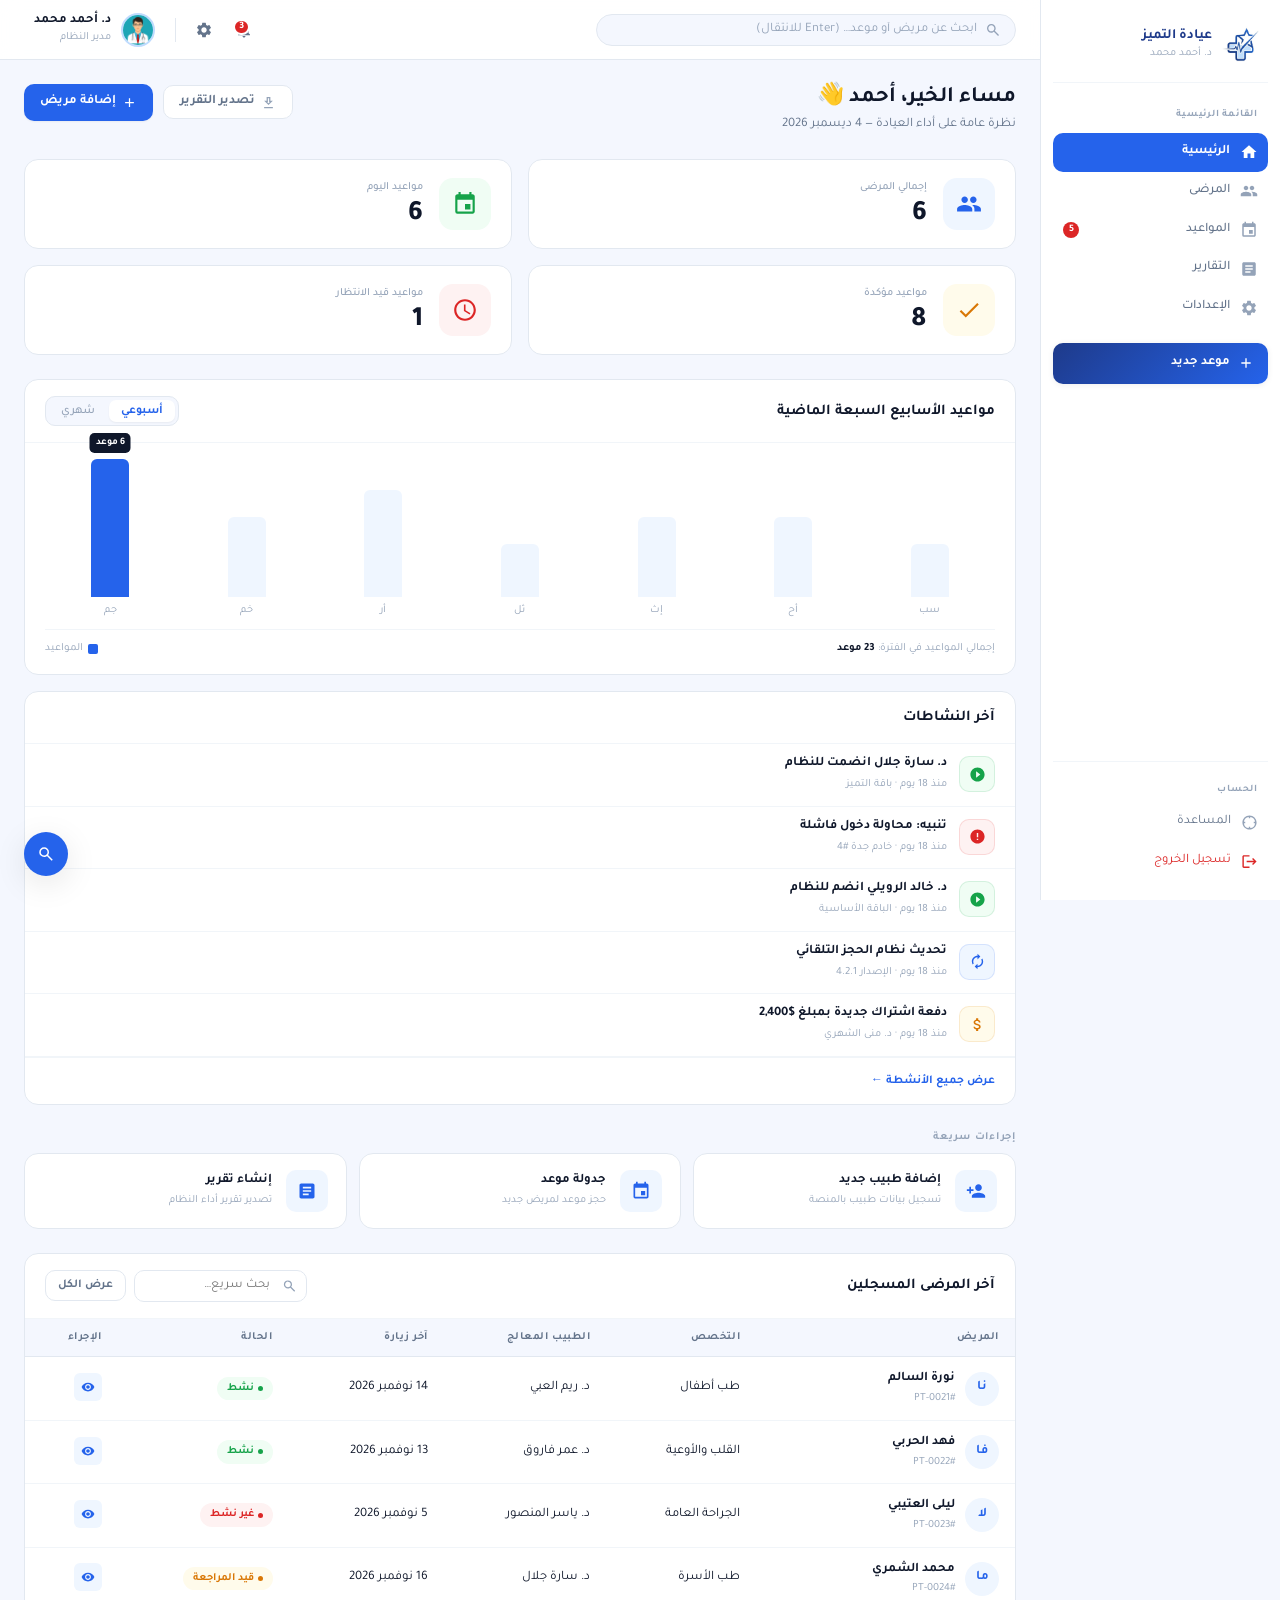
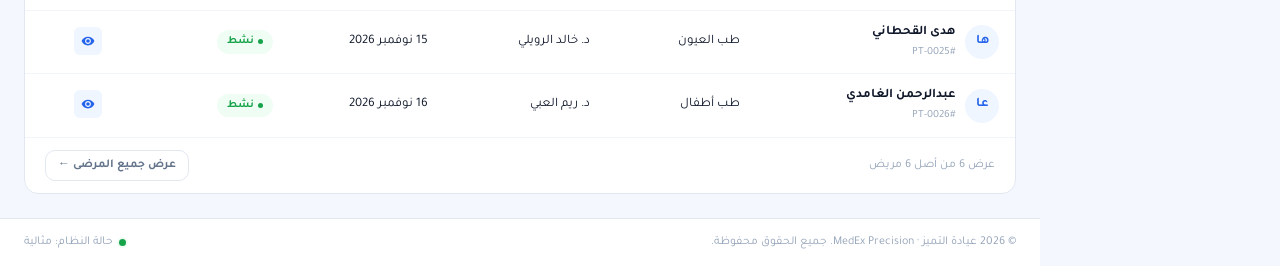
<file: index.html>
<!DOCTYPE html>
<html lang="ar" dir="rtl">
<head>
    <meta charset="UTF-8">
    <meta name="viewport" content="width=device-width, initial-scale=1.0">
    <title>الرئيسية — عيادة التميز</title>
    <link rel="icon" type="image/png" sizes="32x32" href="./assets/imgs/loogoo.jpeg">
    <link rel="stylesheet" href="./assets/css/init.css">
    <link rel="stylesheet" href="./assets/css/style.css">
    <link rel="stylesheet" href="./assets/css/animation.css">
    <link rel="stylesheet" href="./assets/css/media.css">
    <link href="https://fonts.googleapis.com/css2?family=Tajawal:wght@300;400;500;700;800&display=swap" rel="stylesheet">
    <style>
        /* notif panel */
        .notif-panel{display:none;position:absolute;top:44px;left:0;width:340px;background:var(--white);border:1px solid var(--border);border-radius:var(--radius-lg);box-shadow:var(--shadow-lg);z-index:500;animation:scaleIn .2s ease both;overflow:hidden;}
        .notif-panel.open{display:block;}
        .notif-badge-dot{position:absolute;top:7px;left:7px;min-width:16px;height:16px;background:var(--danger);color:#fff;font-size:10px;font-weight:700;border-radius:50px;display:none;align-items:center;justify-content:center;padding:0 4px;border:2px solid #fff;}
        /* Bar chart */
        .bar-chart-container{display:flex;align-items:flex-end;gap:6px;height:160px;padding:0;}
        .bar-wrap{flex:1;display:flex;flex-direction:column;align-items:center;gap:5px;height:100%;justify-content:flex-end;}
        .bar{width:100%;max-width:38px;border-radius:6px 6px 0 0;background:var(--primary-light);transition:height .4s ease,background .2s;cursor:pointer;position:relative;}
        .bar:hover,.bar.active{background:var(--primary);}
        .bar.active::after{content:attr(data-val);position:absolute;top:-26px;left:50%;transform:translateX(-50%);background:var(--text-primary);color:#fff;font-size:10px;font-weight:600;padding:2px 6px;border-radius:5px;white-space:nowrap;}
        .bar-lbl{font-size:11px;color:var(--text-muted);white-space:nowrap;}
        /* chart toggle */
        .chart-toggle{display:flex;background:var(--bg);border:1px solid var(--border);border-radius:var(--radius-md);padding:3px;gap:2px;}
        .chart-toggle button{padding:4px 12px;border-radius:7px;font-size:12px;font-weight:500;color:var(--text-muted);background:transparent;border:none;cursor:pointer;transition:all .2s;}
        .chart-toggle button.active{background:var(--white);color:var(--primary);font-weight:700;box-shadow:var(--shadow-xs);}
    </style>
</head>
<body>

<!-- SIDEBAR -->
<aside class="sidebar" id="sidebar">
    <div class="sidebar-logo">
        <div class="logo-icon"><img src="./assets/imgs/loogoo.jpeg" alt=""></div>
        <div class="logo-text"><h2 class="js-clinic-name">عيادة التميز</h2><p class="js-doctor-name">د. أحمد محمد</p></div>
    </div>
    <span class="nav-label">القائمة الرئيسية</span>
    <nav class="sidebar-nav">
        <a href="index.html" class="active"><svg xmlns="http://www.w3.org/2000/svg" viewBox="0 0 24 24"><path fill="currentColor" d="M10 20v-6h4v6h5v-8h3L12 3L2 12h3v8z"/></svg><span>الرئيسية</span></a>
        <a href="patients.html"><svg xmlns="http://www.w3.org/2000/svg" viewBox="0 0 24 24"><path fill="currentColor" d="M16 11c1.66 0 2.99-1.34 2.99-3S17.66 5 16 5c-1.66 0-3 1.34-3 3s1.34 3 3 3m-8 0c1.66 0 2.99-1.34 2.99-3S9.66 5 8 5C6.34 5 5 6.34 5 8s1.34 3 3 3m0 2c-2.33 0-7 1.17-7 3.5V19h14v-2.5c0-2.33-4.67-3.5-7-3.5m8 0c-.29 0-.62.02-.97.05c1.16.84 1.97 1.97 1.97 3.45V19h6v-2.5c0-2.33-4.67-3.5-7-3.5"/></svg><span>المرضى</span></a>
        <a href="appointments.html"><svg xmlns="http://www.w3.org/2000/svg" viewBox="0 0 24 24"><path fill="currentColor" d="M17 12h-5v5h5v-5zM16 1v2H8V1H6v2H5c-1.11 0-1.99.9-1.99 2L3 19a2 2 0 0 0 2 2h14c1.1 0 2-.9 2-2V5c0-1.1-.9-2-2-2h-1V1h-2zm3 18H5V8h14v11z"/></svg><span>المواعيد</span><span class="notif-count js-apt-count" style="display:none"></span></a>
        <a href="reports.html"><svg xmlns="http://www.w3.org/2000/svg" viewBox="0 0 24 24"><path fill="currentColor" d="M19 3H5c-1.1 0-2 .9-2 2v14c0 1.1.9 2 2 2h14c1.1 0 2-.9 2-2V5c0-1.1-.9-2-2-2m-5 14H7v-2h7v2m3-4H7v-2h10v2m0-4H7V7h10v2"/></svg><span>التقارير</span></a>
        <a href="settings.html"><svg xmlns="http://www.w3.org/2000/svg" viewBox="0 0 24 24"><path fill="currentColor" d="M19.14 12.94c.04-.3.06-.61.06-.94c0-.32-.02-.64-.07-.94l2.03-1.58a.49.49 0 0 0 .12-.61l-1.92-3.32a.49.49 0 0 0-.59-.22l-2.39.96a7 7 0 0 0-1.62-.94l-.36-2.54a.484.484 0 0 0-.48-.41h-3.84c-.24 0-.43.17-.47.41l-.36 2.54c-.59.24-1.13.57-1.62.94l-2.39-.96a.47.47 0 0 0-.59.22L2.74 8.87a.47.47 0 0 0 .12.61l2.03 1.58c-.05.3-.09.63-.09.94s.02.64.07.94l-2.03 1.58a.49.49 0 0 0-.12.61l1.92 3.32c.12.22.37.29.59.22l2.39-.96c.5.38 1.03.7 1.62.94l.36 2.54c.05.24.24.41.48.41h3.84c.24 0 .44-.17.47-.41l.36-2.54c.59-.24 1.13-.56 1.62-.94l2.39.96c.22.08.47 0 .59-.22l1.92-3.32a.47.47 0 0 0-.12-.61zM12 15.6c-1.98 0-3.6-1.62-3.6-3.6s1.62-3.6 3.6-3.6s3.6 1.62 3.6 3.6s-1.62 3.6-3.6 3.6"/></svg><span>الإعدادات</span></a>
    </nav>
    <a href="appointments.html" class="sidebar-new-btn">
        <svg xmlns="http://www.w3.org/2000/svg" viewBox="0 0 24 24"><path fill="currentColor" d="M19 13h-6v6h-2v-6H5v-2h6V5h2v6h6z"/></svg>
        <span>موعد جديد</span>
    </a>
    <div class="sidebar-bottom">
        <span class="nav-label">الحساب</span>
        <a href="settings.html"><svg xmlns="http://www.w3.org/2000/svg" viewBox="0 0 24 24"><path fill="currentColor" d="M12 2C6.48 2 2 6.48 2 12s4.48 10 10 10s10-4.48 10-10S17.52 2 12 2m1 17.93V18h-2v1.93A8 8 0 0 1 4.07 13H6v-2H4.07A8 8 0 0 1 11 4.07V6h2V4.07A8 8 0 0 1 19.93 11H18v2h1.93A8 8 0 0 1 13 19.93"/></svg><span>المساعدة</span></a>
        <a href="#" class="logout"><svg xmlns="http://www.w3.org/2000/svg" viewBox="0 0 24 24"><path fill="currentColor" d="M17 7l-1.41 1.41L18.17 11H8v2h10.17l-2.58 2.58L17 17l5-5zM4 5h8V3H4c-1.1 0-2 .9-2 2v14c0 1.1.9 2 2 2h8v-2H4z"/></svg><span>تسجيل الخروج</span></a>
    </div>
</aside>
<div class="sidebar-overlay" id="sidebarOverlay"></div>

<div class="main-wrapper">

    <!-- TOPBAR -->
    <header class="topbar">
        <button class="topbar-burger" id="burgerBtn"><svg xmlns="http://www.w3.org/2000/svg" viewBox="0 0 24 24"><path fill="currentColor" d="M3 18h18v-2H3zm0-5h18v-2H3zm0-7v2h18V6z"/></svg></button>
        <div class="topbar-search">
            <div class="search-box">
                <svg xmlns="http://www.w3.org/2000/svg" viewBox="0 0 24 24"><path fill="currentColor" d="m19.6 21l-6.3-6.3q-.75.6-1.725.95T9.5 16q-2.725 0-4.612-1.888T3 9.5t1.888-4.612T9.5 3t4.613 1.888T16 9.5q0 1.1-.35 2.075T14.7 13.3l6.3 6.3zM9.5 14q1.875 0 3.188-1.312T14 9.5t-1.312-3.187T9.5 5T6.313 6.313T5 9.5t1.313 3.188T9.5 14"/></svg>
                <input type="text" id="globalSearch" placeholder="ابحث عن مريض أو موعد… (Enter للانتقال)">
            </div>
        </div>
        <div class="topbar-actions">
            <div style="position:relative;">
                <button class="topbar-icon-btn" id="notifBtn" title="الإشعارات">
                    <svg xmlns="http://www.w3.org/2000/svg" viewBox="0 0 24 24"><path fill="currentColor" d="M12 22c1.1 0 2-.9 2-2h-4c0 1.1.9 2 2 2m6-6v-5c0-3.07-1.64-5.64-4.5-6.32V4c0-.83-.67-1.5-1.5-1.5s-1.5.67-1.5 1.5v.68C7.63 5.36 6 7.92 6 11v5l-2 2v1h16v-1z"/></svg>
                    <span class="notif-badge-dot js-notif-badge">0</span>
                </button>
                <div class="notif-panel" id="notifPanel"></div>
            </div>
            <a href="settings.html" class="topbar-icon-btn" title="الإعدادات">
                <svg xmlns="http://www.w3.org/2000/svg" viewBox="0 0 24 24"><path fill="currentColor" d="M19.14 12.94c.04-.3.06-.61.06-.94c0-.32-.02-.64-.07-.94l2.03-1.58a.49.49 0 0 0 .12-.61l-1.92-3.32a.49.49 0 0 0-.59-.22l-2.39.96a7 7 0 0 0-1.62-.94l-.36-2.54a.484.484 0 0 0-.48-.41h-3.84c-.24 0-.43.17-.47.41l-.36 2.54c-.59.24-1.13.57-1.62.94l-2.39-.96a.47.47 0 0 0-.59.22L2.74 8.87a.47.47 0 0 0 .12.61l2.03 1.58c-.05.3-.09.63-.09.94s.02.64.07.94l-2.03 1.58a.49.49 0 0 0-.12.61l1.92 3.32c.12.22.37.29.59.22l2.39-.96c.5.38 1.03.7 1.62.94l.36 2.54c.05.24.24.41.48.41h3.84c.24 0 .44-.17.47-.41l.36-2.54c.59-.24 1.13-.56 1.62-.94l2.39.96c.22.08.47 0 .59-.22l1.92-3.32a.47.47 0 0 0-.12-.61zM12 15.6c-1.98 0-3.6-1.62-3.6-3.6s1.62-3.6 3.6-3.6s3.6 1.62 3.6 3.6s-1.62 3.6-3.6 3.6"/></svg>
            </a>
            <div class="topbar-divider"></div>
            <a href="settings.html" class="topbar-user">
                <div class="avatar"><img src="./assets/imgs/unnamed.png" alt=""></div>
                <div class="user-info">
                    <div class="name js-doctor-name">د. أحمد محمد</div>
                    <div class="role">مدير النظام</div>
                </div>
            </a>
        </div>
    </header>

    <main class="page-content">

        <!-- Page header -->
        <div class="page-header">
            <div class="page-title">
                <h1 id="welcomeTitle">مرحباً بك مجدداً 👋</h1>
                <p id="welcomeSub">نظرة عامة على أداء عيادة التميز — اليوم</p>
            </div>
            <div class="header-actions">
                <button class="btn btn-outline" id="exportReportBtn">
                    <svg xmlns="http://www.w3.org/2000/svg" viewBox="0 0 24 24"><path fill="currentColor" d="M19 9h-4V3H9v6H5l7 7zm-8 2V5h2v6h1.17L12 13.17L9.83 11zm-6 8h14v2H5z"/></svg>
                    <span>تصدير التقرير</span>
                </button>
                <a href="patients.html" class="btn btn-primary">
                    <svg xmlns="http://www.w3.org/2000/svg" viewBox="0 0 24 24"><path fill="currentColor" d="M19 13h-6v6h-2v-6H5v-2h6V5h2v6h6z"/></svg>
                    <span>إضافة مريض</span>
                </a>
            </div>
        </div>

        <!-- Stats -->
        <div class="stats-grid">
            <!-- card 1 -->
            <div class="stat-card" style="display:flex;flex-direction:row;align-items:center;gap:16px;padding:18px 20px;">
                <div style="width:52px;height:52px;border-radius:14px;background:var(--primary-light);display:flex;align-items:center;justify-content:center;flex-shrink:0;">
                    <svg xmlns="http://www.w3.org/2000/svg" viewBox="0 0 24 24" style="width:26px;height:26px;color:var(--primary);"><path fill="currentColor" d="M16 11c1.66 0 2.99-1.34 2.99-3S17.66 5 16 5c-1.66 0-3 1.34-3 3s1.34 3 3 3m-8 0c1.66 0 2.99-1.34 2.99-3S9.66 5 8 5C6.34 5 5 6.34 5 8s1.34 3 3 3m0 2c-2.33 0-7 1.17-7 3.5V19h14v-2.5c0-2.33-4.67-3.5-7-3.5m8 0c-.29 0-.62.02-.97.05c1.16.84 1.97 1.97 1.97 3.45V19h6v-2.5c0-2.33-4.67-3.5-7-3.5"/></svg>
                </div>
                <div>
                    <div style="font-size:11px;color:var(--text-muted);font-weight:500;margin-bottom:4px;">إجمالي المرضى</div>
                    <div style="font-size:28px;font-weight:800;color:var(--text-primary);line-height:1;" id="dashPatients">—</div>
                </div>
            </div>
            <!-- card 2 -->
            <div class="stat-card" style="display:flex;flex-direction:row;align-items:center;gap:16px;padding:18px 20px;">
                <div style="width:52px;height:52px;border-radius:14px;background:var(--success-bg);display:flex;align-items:center;justify-content:center;flex-shrink:0;">
                    <svg xmlns="http://www.w3.org/2000/svg" viewBox="0 0 24 24" style="width:26px;height:26px;color:var(--success);"><path fill="currentColor" d="M17 12h-5v5h5v-5zM16 1v2H8V1H6v2H5c-1.11 0-1.99.9-1.99 2L3 19a2 2 0 0 0 2 2h14c1.1 0 2-.9 2-2V5c0-1.1-.9-2-2-2h-1V1h-2zm3 18H5V8h14v11z"/></svg>
                </div>
                <div>
                    <div style="font-size:11px;color:var(--text-muted);font-weight:500;margin-bottom:4px;">مواعيد اليوم</div>
                    <div style="font-size:28px;font-weight:800;color:var(--text-primary);line-height:1;" id="dashToday">—</div>
                </div>
            </div>
            <!-- card 3 -->
            <div class="stat-card" style="display:flex;flex-direction:row;align-items:center;gap:16px;padding:18px 20px;">
                <div style="width:52px;height:52px;border-radius:14px;background:var(--warning-bg);display:flex;align-items:center;justify-content:center;flex-shrink:0;">
                    <svg xmlns="http://www.w3.org/2000/svg" viewBox="0 0 24 24" style="width:26px;height:26px;color:var(--warning);"><path fill="currentColor" d="M9 16.2L4.8 12l-1.4 1.4L9 19L21 7l-1.4-1.4z"/></svg>
                </div>
                <div>
                    <div style="font-size:11px;color:var(--text-muted);font-weight:500;margin-bottom:4px;">مواعيد مؤكدة</div>
                    <div style="font-size:28px;font-weight:800;color:var(--text-primary);line-height:1;" id="dashConfirmed">—</div>
                </div>
            </div>
            <!-- card 4 -->
            <div class="stat-card" style="display:flex;flex-direction:row;align-items:center;gap:16px;padding:18px 20px;">
                <div style="width:52px;height:52px;border-radius:14px;background:var(--danger-bg);display:flex;align-items:center;justify-content:center;flex-shrink:0;">
                    <svg xmlns="http://www.w3.org/2000/svg" viewBox="0 0 24 24" style="width:26px;height:26px;color:var(--danger);"><path fill="currentColor" d="M11.99 2C6.47 2 2 6.48 2 12s4.47 10 9.99 10C17.52 22 22 17.52 22 12S17.52 2 11.99 2M12 20c-4.42 0-8-3.58-8-8s3.58-8 8-8s8 3.58 8 8s-3.58 8-8 8m.5-13H11v6l5.25 3.15l.75-1.23l-4.5-2.67z"/></svg>
                </div>
                <div>
                    <div style="font-size:11px;color:var(--text-muted);font-weight:500;margin-bottom:4px;">مواعيد قيد الانتظار</div>
                    <div style="font-size:28px;font-weight:800;color:var(--text-primary);line-height:1;" id="dashPending">—</div>
                </div>
            </div>
        </div>

        <!-- Chart + Activity -->
        <div class="dashboard-row">
            <div class="card">
                <div class="card-header">
                    <h3>مواعيد الأسابيع السبعة الماضية</h3>
                    <div class="chart-toggle">
                        <button class="active" id="chartWeekly">أسبوعي</button>
                        <button id="chartMonthly">شهري</button>
                    </div>
                </div>
                <div style="padding:16px 20px 16px;">
                    <div class="bar-chart-container" id="barChart"></div>
                    <div style="display:flex;align-items:center;justify-content:space-between;padding:10px 0 0;border-top:1px solid var(--border-light);margin-top:10px;">
                        <span style="font-size:11px;color:var(--text-muted);">إجمالي المواعيد في الفترة: <strong id="chartTotal" style="color:var(--text-primary);">—</strong></span>
                        <span style="display:flex;align-items:center;gap:5px;font-size:11px;color:var(--text-muted);"><span style="width:10px;height:10px;border-radius:2px;background:var(--primary);display:inline-block;"></span>المواعيد</span>
                    </div>
                </div>
            </div>

            <div class="card">
                <div class="card-header"><h3>آخر النشاطات</h3></div>
                <div id="activityList" style="display:flex;flex-direction:column;"></div>
                <div style="padding:12px 20px;border-top:1px solid var(--border-light);">
                    <a href="reports.html" style="font-size:12px;color:var(--primary);font-weight:600;">عرض جميع الأنشطة ←</a>
                </div>
            </div>
        </div>

        <!-- Quick Actions -->
        <div>
            <p class="section-label">إجراءات سريعة</p>
            <div class="quick-actions">
                <a href="patients.html" class="quick-action-card">
                    <div class="qa-icon"><svg xmlns="http://www.w3.org/2000/svg" viewBox="0 0 24 24"><path fill="currentColor" d="M15 12c2.21 0 4-1.79 4-4s-1.79-4-4-4s-4 1.79-4 4s1.79 4 4 4m-9-2V7H4v3H1v2h3v3h2v-3h3v-2zm9 4c-2.67 0-8 1.34-8 4v2h16v-2c0-2.66-5.33-4-8-4"/></svg></div>
                    <div class="qa-text"><h5>إضافة طبيب جديد</h5><p>تسجيل بيانات طبيب بالمنصة</p></div>
                </a>
                <a href="appointments.html" class="quick-action-card">
                    <div class="qa-icon"><svg xmlns="http://www.w3.org/2000/svg" viewBox="0 0 24 24"><path fill="currentColor" d="M17 12h-5v5h5v-5zM16 1v2H8V1H6v2H5c-1.11 0-1.99.9-1.99 2L3 19a2 2 0 0 0 2 2h14c1.1 0 2-.9 2-2V5c0-1.1-.9-2-2-2h-1V1h-2zm3 18H5V8h14v11z"/></svg></div>
                    <div class="qa-text"><h5>جدولة موعد</h5><p>حجز موعد لمريض جديد</p></div>
                </a>
                <a href="reports.html" class="quick-action-card">
                    <div class="qa-icon"><svg xmlns="http://www.w3.org/2000/svg" viewBox="0 0 24 24"><path fill="currentColor" d="M19 3H5c-1.1 0-2 .9-2 2v14c0 1.1.9 2 2 2h14c1.1 0 2-.9 2-2V5c0-1.1-.9-2-2-2m-5 14H7v-2h7v2m3-4H7v-2h10v2m0-4H7V7h10v2"/></svg></div>
                    <div class="qa-text"><h5>إنشاء تقرير</h5><p>تصدير تقرير أداء النظام</p></div>
                </a>
            </div>
        </div>

        <!-- Recent Doctors Table -->
        <div class="card">
            <div class="card-header">
                <h3>آخر المرضى المسجلين</h3>
                <div style="display:flex;gap:8px;align-items:center;">
                    <div class="search-input-wrap" style="max-width:200px;">
                        <svg xmlns="http://www.w3.org/2000/svg" viewBox="0 0 24 24"><path fill="currentColor" d="m19.6 21l-6.3-6.3q-.75.6-1.725.95T9.5 16q-2.725 0-4.612-1.888T3 9.5t1.888-4.612T9.5 3t4.613 1.888T16 9.5q0 1.1-.35 2.075T14.7 13.3l6.3 6.3zM9.5 14q1.875 0 3.188-1.312T14 9.5t-1.312-3.187T9.5 5T6.313 6.313T5 9.5t1.313 3.188T9.5 14"/></svg>
                        <input type="text" id="dashTableSearch" placeholder="بحث سريع…">
                    </div>
                    <a href="patients.html" class="btn btn-outline btn-sm">عرض الكل</a>
                </div>
            </div>
            <div style="overflow-x:auto;">
                <table class="data-table">
                    <thead><tr><th>المريض</th><th>التخصص</th><th>الطبيب المعالج</th><th>آخر زيارة</th><th>الحالة</th><th>الإجراء</th></tr></thead>
                    <tbody id="dashTableBody"></tbody>
                </table>
            </div>
            <div class="table-footer">
                <span class="table-info" id="dashTableInfo">—</span>
                <a href="patients.html" class="btn btn-outline btn-sm">عرض جميع المرضى ←</a>
            </div>
        </div>

    </main>

    <footer class="site-footer">
        <span>© 2026 عيادة التميز · MedEx Precision. جميع الحقوق محفوظة.</span>
        <div class="footer-status"><span class="status-dot">حالة النظام: مثالية</span></div>
    </footer>
</div>

<button class="float-search" id="floatSearch" title="بحث سريع"><svg xmlns="http://www.w3.org/2000/svg" viewBox="0 0 24 24"><path fill="currentColor" d="m19.6 21l-6.3-6.3q-.75.6-1.725.95T9.5 16q-2.725 0-4.612-1.888T3 9.5t1.888-4.612T9.5 3t4.613 1.888T16 9.5q0 1.1-.35 2.075T14.7 13.3l6.3 6.3zM9.5 14q1.875 0 3.188-1.312T14 9.5t-1.312-3.187T9.5 5T6.313 6.313T5 9.5t1.313 3.188T9.5 14"/></svg></button>

<script src="./assets/js/data.js"></script>
<script src="./assets/js/notifications.js"></script>
<script src="./assets/js/main.js"></script>
<script>
(function () {

    // ── Helpers ───────────────────────────────
    function ini(n) { return (n||'').trim().split(/\s+/).slice(0,2).map(w=>w[0]).join(''); }

    // ── Welcome message ───────────────────────
    const s = DB.getSettings();
    const name = (s.doctorName || 'أحمد').replace('د. ','').split(' ')[0];
    const hour = new Date().getHours();
    const greet = hour < 12 ? 'صباح الخير' : hour < 18 ? 'مرحباً' : 'مساء الخير';
    document.getElementById('welcomeTitle').textContent = `${greet}، ${name} 👋`;
    const months = ['يناير','فبراير','مارس','أبريل','مايو','يونيو','يوليو','أغسطس','سبتمبر','أكتوبر','نوفمبر','ديسمبر'];
    const now = new Date();
    document.getElementById('welcomeSub').textContent = `نظرة عامة على أداء العيادة — ${now.getDate()} ${months[now.getMonth()]} ${now.getFullYear()}`;

    // ── Stats from real data ──────────────────
    function updateStats() {
        const pts  = DB.getPatients();
        const apts = DB.getAppointments();
        const today = new Date().toISOString().slice(0,10);
        document.getElementById('dashPatients').textContent  = pts.length;
        document.getElementById('dashToday').textContent     = apts.filter(a => a.date === today).length;
        document.getElementById('dashConfirmed').textContent = apts.filter(a => a.status === 'confirmed').length;
        document.getElementById('dashPending').textContent   = apts.filter(a => a.status === 'pending').length;
    }

    // ── Bar Chart ─────────────────────────────
    function getWeeklyData() {
        const apts = DB.getAppointments();
        const labels = [], counts = [];
        const days = ['أح','إث','ثل','أر','خم','جم','سب'];
        for (let i = 6; i >= 0; i--) {
            const d = new Date(); d.setDate(d.getDate() - i);
            const iso = d.toISOString().slice(0,10);
            labels.push(days[d.getDay()]);
            counts.push(apts.filter(a => a.date === iso).length);
        }
        return { labels, counts };
    }

    function getMonthlyData() {
        const apts = DB.getAppointments();
        const labels = [], counts = [];
        const months = ['يناير','فبراير','مارس','أبريل','مايو','يونيو','يوليو','أغسطس','سبتمبر','أكتوبر','نوفمبر','ديسمبر'];
        for (let i = 6; i >= 0; i--) {
            const d = new Date(); d.setMonth(d.getMonth() - i);
            const y = d.getFullYear(), m = d.getMonth();
            labels.push(months[m]);
            counts.push(apts.filter(a => {
                const ad = new Date(a.date);
                return ad.getFullYear() === y && ad.getMonth() === m;
            }).length);
        }
        return { labels, counts };
    }

    function renderChart(data) {
        const chart = document.getElementById('barChart');
        const max = Math.max(...data.counts, 1);
        chart.innerHTML = '';
        data.labels.forEach((lbl, i) => {
            const count = data.counts[i];
            // حتى لو 0 نعطيه ارتفاع أدنى 8% ليظهر العمود
            const hPct = count === 0 ? 8 : Math.max(Math.round((count / max) * 100), 10);
            const isActive = i === data.labels.length - 1;

            const wrap = document.createElement('div');
            wrap.className = 'bar-wrap';

            const bar = document.createElement('div');
            bar.className = 'bar' + (isActive ? ' active' : '');
            bar.style.height = hPct + '%';
            // لو القيمة 0 لون أفتح
            if (count === 0) bar.style.background = 'var(--border)';
            bar.setAttribute('data-val', count + ' موعد');

            wrap.appendChild(bar);

            const label = document.createElement('span');
            label.className = 'bar-lbl';
            label.textContent = lbl;
            wrap.appendChild(label);

            chart.appendChild(wrap);
        });
        document.getElementById('chartTotal').textContent =
            data.counts.reduce((a,b) => a+b, 0) + ' موعد';
    }

    let chartMode = 'weekly';
    renderChart(getWeeklyData());

    document.getElementById('chartWeekly').addEventListener('click', function() {
        chartMode = 'weekly';
        this.classList.add('active');
        document.getElementById('chartMonthly').classList.remove('active');
        renderChart(getWeeklyData());
    });
    document.getElementById('chartMonthly').addEventListener('click', function() {
        chartMode = 'monthly';
        this.classList.add('active');
        document.getElementById('chartWeekly').classList.remove('active');
        renderChart(getMonthlyData());
    });

    // ── Activity list from notifications ──────
    function renderActivity() {
        const notifs = DB.getNotifications().slice(0, 5);
        const list   = document.getElementById('activityList');

        // أيقونات واضحة لكل نوع
        const typeConfig = {
            success: {
                bg: '#f0fdf4', color: '#16a34a',
                svg: `<svg viewBox="0 0 24 24" style="width:17px;height:17px;display:block;"><path fill="currentColor" d="M12 2C6.48 2 2 6.48 2 12s4.48 10 10 10s10-4.48 10-10S17.52 2 12 2m-2 14.5v-9l6 4.5z"/></svg>`
            },
            danger: {
                bg: '#fef2f2', color: '#dc2626',
                svg: `<svg viewBox="0 0 24 24" style="width:17px;height:17px;display:block;"><path fill="currentColor" d="M12 2C6.48 2 2 6.48 2 12s4.48 10 10 10s10-4.48 10-10S17.52 2 12 2m1 15h-2v-2h2zm0-4h-2V7h2z"/></svg>`
            },
            info: {
                bg: '#eff6ff', color: '#2563eb',
                svg: `<svg viewBox="0 0 24 24" style="width:17px;height:17px;display:block;"><path fill="currentColor" d="M12 6v3l4-4l-4-4v3c-4.42 0-8 3.58-8 8c0 1.57.46 3.03 1.24 4.26L6.7 14.8A5.87 5.87 0 0 1 6 12c0-3.31 2.69-6 6-6m6.76 1.74L17.3 9.2c.44.84.7 1.79.7 2.8c0 3.31-2.69 6-6 6v-3l-4 4l4 4v-3c4.42 0 8-3.58 8-8c0-1.57-.46-3.03-1.24-4.26"/></svg>`
            },
            warning: {
                bg: '#fffbeb', color: '#d97706',
                svg: `<svg viewBox="0 0 24 24" style="width:17px;height:17px;display:block;"><path fill="currentColor" d="M11.8 10.9c-2.27-.59-3-1.2-3-2.15c0-1.09 1.01-1.85 2.7-1.85c1.78 0 2.44.85 2.5 2.1h2.21c-.07-1.72-1.12-3.3-3.21-3.81V3h-3v2.16c-1.94.42-3.5 1.68-3.5 3.61c0 2.31 1.91 3.46 4.7 4.13c2.5.6 3 1.48 3 2.41c0 .69-.49 1.79-2.7 1.79c-2.06 0-2.87-.92-2.98-2.1h-2.2c.12 2.19 1.76 3.42 3.68 3.83V21h3v-2.15c1.95-.37 3.5-1.5 3.5-3.55c0-2.84-2.43-3.81-4.7-4.4"/></svg>`
            },
        };

        list.innerHTML = '';
        if (!notifs.length) {
            list.innerHTML = '<div style="padding:20px;text-align:center;color:var(--text-muted);font-size:13px;">لا توجد نشاطات</div>';
            return;
        }
        notifs.forEach(n => {
            const cfg = typeConfig[n.type] || typeConfig.info;
            const diff = Date.now() - new Date(n.time).getTime();
            const m = Math.floor(diff/60000);
            const ago = m < 1 ? 'الآن' : m < 60 ? `منذ ${m} دقيقة` : m < 1440 ? `منذ ${Math.floor(m/60)} ساعة` : `منذ ${Math.floor(m/1440)} يوم`;
            const item = document.createElement('div');
            item.style.cssText = 'display:flex;align-items:flex-start;gap:12px;padding:12px 20px;border-bottom:1px solid var(--border-light);';
            item.innerHTML = `
                <div style="
                    width:36px;height:36px;border-radius:10px;
                    background:${cfg.bg};
                    display:flex;align-items:center;justify-content:center;
                    flex-shrink:0;color:${cfg.color};
                    border:1.5px solid ${cfg.color}22;
                ">${cfg.svg}</div>
                <div style="flex:1;min-width:0;">
                    <div style="font-size:13px;font-weight:600;color:var(--text-primary);line-height:1.3;">${n.title}</div>
                    <div style="font-size:11px;color:var(--text-muted);margin-top:3px;">${ago}${n.body ? ' · ' + n.body : ''}</div>
                </div>`;
            list.appendChild(item);
        });
    }

    // ── Dashboard table ───────────────────────
    let dashFiltered = [];

    function renderDashTable(query) {
        const q   = (query || '').toLowerCase();
        const pts = DB.getPatients();
        dashFiltered = q ? pts.filter(p =>
            (p.firstName + ' ' + p.lastName).toLowerCase().includes(q) ||
            (p.specialty || '').toLowerCase().includes(q)
        ) : pts;

        const slice = dashFiltered.slice(0, 8);
        const tb = document.getElementById('dashTableBody');
        tb.innerHTML = '';
        if (!slice.length) {
            tb.innerHTML = `<tr><td colspan="6" style="text-align:center;padding:32px;color:var(--text-muted);">لا توجد نتائج</td></tr>`;
        } else {
            slice.forEach(p => {
                const tr = document.createElement('tr');
                tr.innerHTML = `
                    <td><div class="doctor-cell"><div class="avatar"><span class="initials">${ini(p.firstName+' '+p.lastName)}</span></div><div><div class="doc-name">${p.firstName} ${p.lastName}</div><div class="doc-id">#${p.id}</div></div></div></td>
                    <td>${p.specialty||'—'}</td>
                    <td>${p.doctor||'—'}</td>
                    <td>${DB.formatDate(p.lastVisit)}</td>
                    <td><span class="badge ${DB.statusClass(p.status)}">${DB.statusLabel(p.status)}</span></td>
                    <td><a href="patients.html" class="tbl-btn" title="عرض" style="display:inline-flex;align-items:center;justify-content:center;width:28px;height:28px;border-radius:6px;background:var(--primary-light);color:var(--primary);"><svg viewBox="0 0 24 24" style="width:14px;height:14px;"><path fill="currentColor" d="M12 4.5C7 4.5 2.73 7.61 1 12c1.73 4.39 6 7.5 11 7.5s9.27-3.11 11-7.5c-1.73-4.39-6-7.5-11-7.5M12 17c-2.76 0-5-2.24-5-5s2.24-5 5-5s5 2.24 5 5s-2.24 5-5 5m0-8c-1.66 0-3 1.34-3 3s1.34 3 3 3s3-1.34 3-3s-1.34-3-3-3"/></svg></a></td>`;
                tb.appendChild(tr);
            });
        }
        document.getElementById('dashTableInfo').textContent =
            `عرض ${Math.min(8, dashFiltered.length)} من أصل ${dashFiltered.length} مريض`;
    }

    document.getElementById('dashTableSearch').addEventListener('input', e => renderDashTable(e.target.value));

    // ── Export report CSV ─────────────────────
    document.getElementById('exportReportBtn').addEventListener('click', () => {
        const pts  = DB.getPatients();
        const apts = DB.getAppointments();
        const today = new Date().toISOString().slice(0,10);
        const rows = [
            ['تقرير عيادة التميز — ' + today],
            [],
            ['إجمالي المرضى', pts.length],
            ['مواعيد اليوم',  apts.filter(a=>a.date===today).length],
            ['مواعيد مؤكدة', apts.filter(a=>a.status==='confirmed').length],
            ['مواعيد قيد الانتظار', apts.filter(a=>a.status==='pending').length],
            [],
            ['#', 'اسم المريض', 'التخصص', 'الطبيب', 'آخر زيارة', 'الحالة'],
            ...pts.map(p => [p.id, p.firstName+' '+p.lastName, p.specialty||'', p.doctor||'', p.lastVisit||'', DB.statusLabel(p.status)])
        ];
        const csv = rows.map(r => r.join(',')).join('\n');
        const a = document.createElement('a');
        a.href = 'data:text/csv;charset=utf-8,\uFEFF' + encodeURIComponent(csv);
        a.download = 'clinic-report-' + today + '.csv';
        a.click();
        showToast('تم تصدير التقرير بنجاح', 'success');
    });

    // ── Init ──────────────────────────────────
    updateStats();
    renderActivity();
    renderDashTable('');

})();
</script>
</body>
</html>
</file>
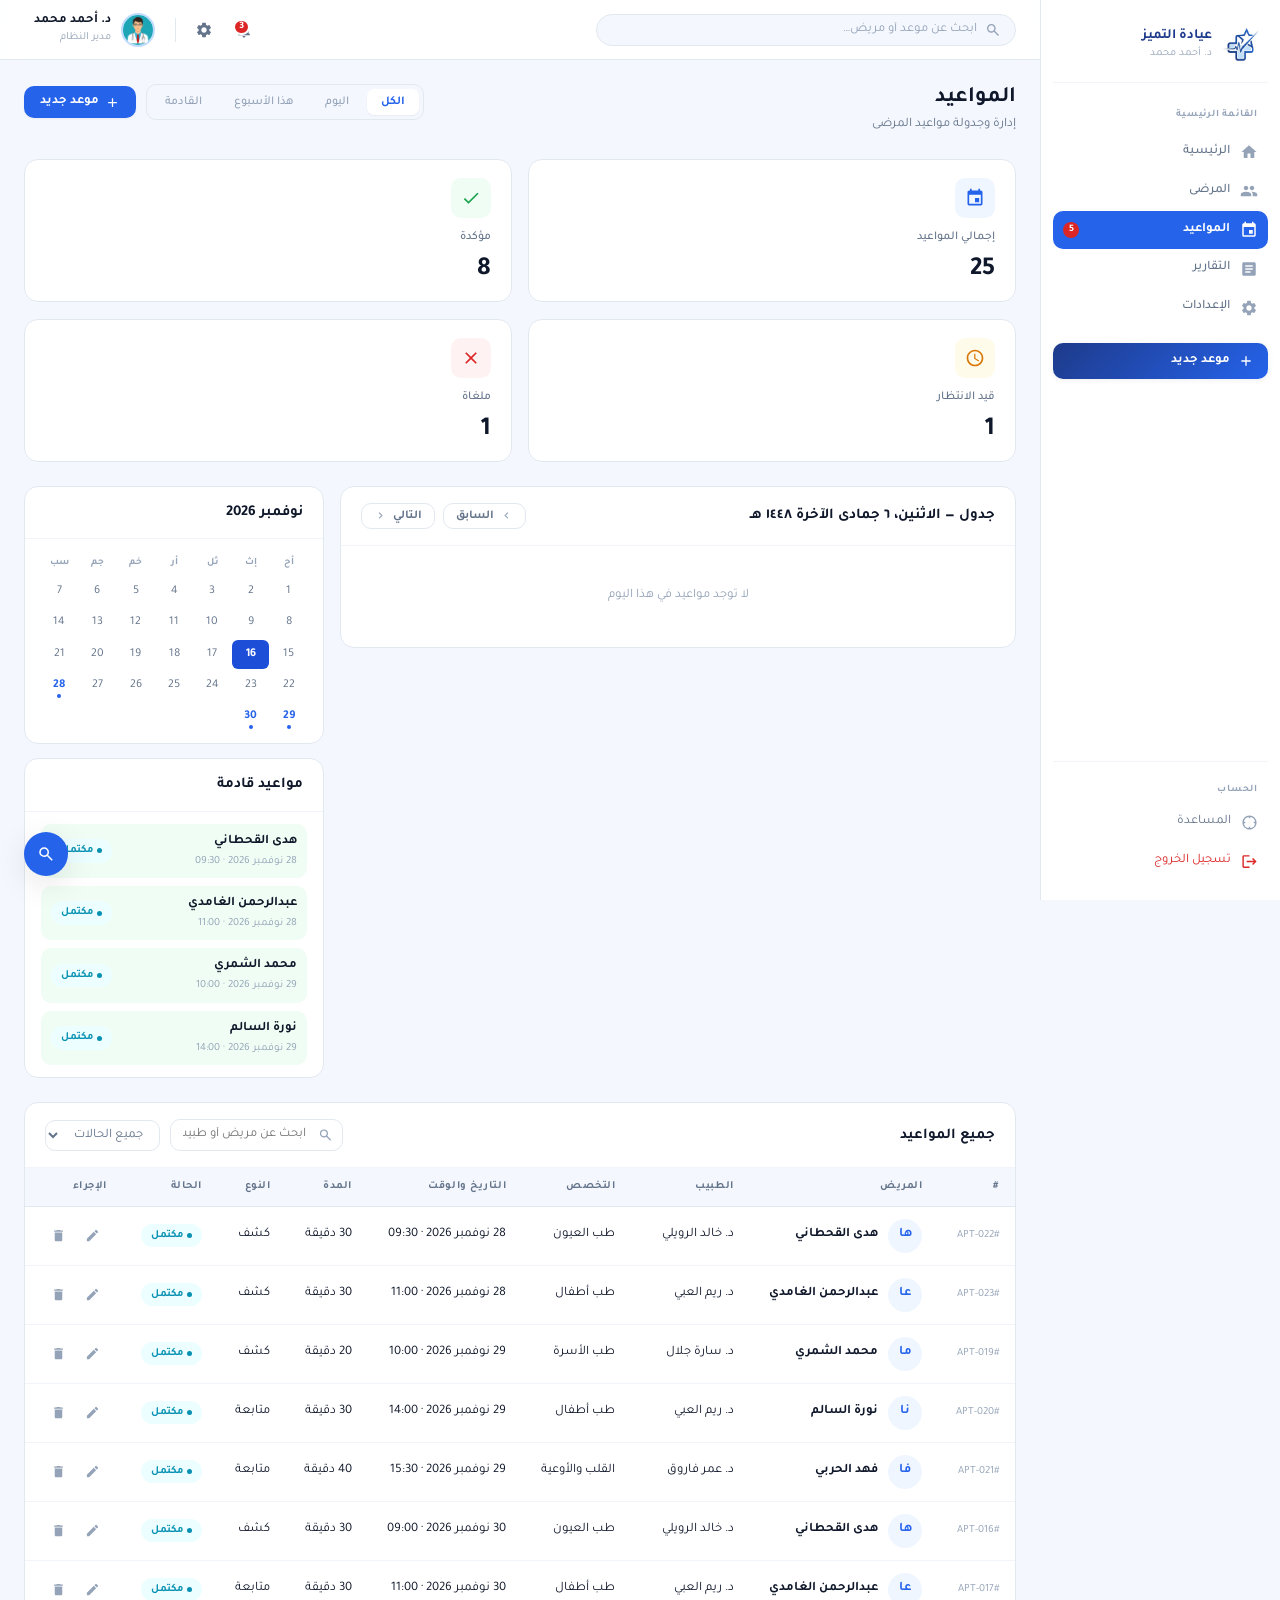
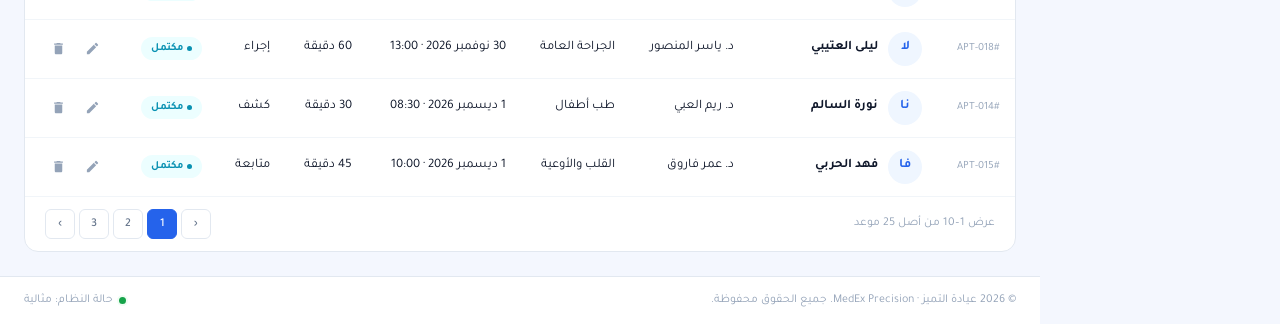
<file: appointments.html>
<!DOCTYPE html>
<html lang="ar" dir="rtl">
<head>
    <meta charset="UTF-8">
    <meta name="viewport" content="width=device-width, initial-scale=1.0">
    <title>المواعيد — عيادة التميز</title>
    <link rel="stylesheet" href="./assets/css/init.css">
    <link rel="stylesheet" href="./assets/css/style.css">
    <link rel="stylesheet" href="./assets/css/animation.css">
    <link rel="stylesheet" href="./assets/css/media.css">
    <link href="https://fonts.googleapis.com/css2?family=Tajawal:wght@300;400;500;700;800&display=swap" rel="stylesheet">
    <style>
        .modal-backdrop{display:none;position:fixed;inset:0;background:rgba(0,0,0,.45);z-index:600;align-items:center;justify-content:center;}
        .modal-backdrop.open{display:flex;}
        .modal{background:var(--white);border-radius:var(--radius-xl);padding:28px;width:100%;max-width:520px;box-shadow:var(--shadow-lg);animation:scaleIn .2s ease both;max-height:90vh;overflow-y:auto;}
        .modal-header{display:flex;align-items:center;justify-content:space-between;margin-bottom:20px;}
        .modal-header h3{font-size:17px;}
        .modal-close{width:32px;height:32px;border-radius:var(--radius-sm);border:none;background:var(--bg);color:var(--text-secondary);cursor:pointer;display:flex;align-items:center;justify-content:center;transition:background var(--transition);}
        .modal-close:hover{background:var(--danger-bg);color:var(--danger);}
        .modal-close svg{width:16px;height:16px;}
        .form-row{display:grid;grid-template-columns:1fr 1fr;gap:14px;}
        .form-group{display:flex;flex-direction:column;gap:5px;margin-bottom:12px;}
        .form-group label{font-size:12px;font-weight:600;color:var(--text-secondary);}
        .form-group input,.form-group select,.form-group textarea{padding:8px 12px;border:1px solid var(--border);border-radius:var(--radius-md);font-size:13px;font-family:var(--font);color:var(--text-primary);background:var(--white);transition:border-color var(--transition),box-shadow var(--transition);}
        .form-group input:focus,.form-group select:focus,.form-group textarea:focus{border-color:var(--primary);box-shadow:0 0 0 3px rgba(37,99,235,.08);outline:none;}
        .form-group textarea{resize:vertical;min-height:70px;}
        .form-error{font-size:11px;color:var(--danger);margin-top:3px;display:none;}
        .form-group.has-error input,.form-group.has-error select{border-color:var(--danger);}
        .form-group.has-error .form-error{display:block;}
        .modal-footer{display:flex;justify-content:flex-end;gap:10px;margin-top:4px;padding-top:16px;border-top:1px solid var(--border-light);}

        /* timeline */
        .apt-time-slot{display:flex;gap:12px;padding:12px 0;border-bottom:1px solid var(--border-light);align-items:flex-start;}
        .apt-time-slot:last-child{border-bottom:none;}
        .apt-time{font-size:11px;font-weight:700;color:var(--text-muted);min-width:48px;padding-top:4px;}
        .apt-card{flex:1;padding:10px 14px;border-radius:var(--radius-md);border-right:3px solid;}
        .apt-card.blue  {background:var(--primary-light);border-color:var(--primary);}
        .apt-card.green {background:var(--success-bg);border-color:var(--success);}
        .apt-card.orange{background:var(--warning-bg);border-color:var(--warning);}
        .apt-card.red   {background:var(--danger-bg);border-color:var(--danger);}
        .apt-card h5{font-size:13px;font-weight:600;color:var(--text-primary);}
        .apt-card p{font-size:11px;color:var(--text-secondary);margin-top:3px;}
        .apt-card-actions{display:flex;gap:6px;margin-top:8px;}

        /* status tabs */
        .status-tabs{display:flex;gap:4px;background:var(--bg);padding:4px;border-radius:var(--radius-md);border:1px solid var(--border);}
        .status-tabs button{padding:6px 14px;border-radius:7px;font-size:12px;font-weight:500;color:var(--text-muted);background:transparent;border:none;cursor:pointer;transition:all var(--transition);white-space:nowrap;}
        .status-tabs button.active{background:var(--white);color:var(--primary);font-weight:700;box-shadow:var(--shadow-xs);}

        /* mini calendar */
        .mini-cal-grid{display:grid;grid-template-columns:repeat(7,1fr);gap:2px;text-align:center;}
        .mini-cal-grid .day-name{font-size:10px;font-weight:600;color:var(--text-muted);padding:4px 0;text-transform:uppercase;}
        .mini-cal-grid .day{font-size:12px;padding:5px;border-radius:var(--radius-sm);cursor:pointer;color:var(--text-secondary);transition:background var(--transition);}
        .mini-cal-grid .day:hover{background:var(--bg);}
        .mini-cal-grid .day.today{background:var(--primary);color:var(--white);font-weight:700;}
        .mini-cal-grid .day.selected{background:var(--primary-dark);color:var(--white);font-weight:700;}
        .mini-cal-grid .day.has-apt{font-weight:700;color:var(--primary);position:relative;}
        .mini-cal-grid .day.has-apt::after{content:'';position:absolute;bottom:2px;left:50%;transform:translateX(-50%);width:4px;height:4px;border-radius:50%;background:var(--primary);}

        /* notif panel */
        .notif-panel{display:none;position:absolute;top:44px;left:0;width:340px;background:var(--white);border:1px solid var(--border);border-radius:var(--radius-lg);box-shadow:var(--shadow-lg);z-index:500;animation:scaleIn .2s ease both;overflow:hidden;}
        .notif-panel.open{display:block;}
        .notif-panel-header{display:flex;align-items:center;justify-content:space-between;padding:14px 16px;border-bottom:1px solid var(--border-light);}
        .notif-panel-header h4{font-size:14px;font-weight:700;}
        .notif-panel-header button{font-size:11px;color:var(--primary);background:none;border:none;cursor:pointer;font-family:var(--font);}
        .notif-item{display:flex;gap:10px;padding:12px 16px;border-bottom:1px solid var(--border-light);cursor:pointer;transition:background var(--transition);}
        .notif-item:hover{background:var(--bg);}
        .notif-item.unread{background:var(--primary-light);}
        .notif-item:last-child{border-bottom:none;}
        .notif-dot{width:8px;height:8px;border-radius:50%;margin-top:5px;flex-shrink:0;}
        .notif-dot.success{background:var(--success);}
        .notif-dot.danger{background:var(--danger);}
        .notif-dot.info{background:var(--primary);}
        .notif-dot.warning{background:var(--warning);}
        .notif-title{font-size:13px;font-weight:600;color:var(--text-primary);line-height:1.3;}
        .notif-body{font-size:11px;color:var(--text-secondary);margin-top:2px;}
        .notif-time{font-size:10px;color:var(--text-muted);margin-top:3px;}
        .notif-badge-dot{position:absolute;top:7px;left:7px;min-width:16px;height:16px;background:var(--danger);color:var(--white);font-size:10px;font-weight:700;border-radius:50px;display:flex;align-items:center;justify-content:center;padding:0 4px;border:2px solid var(--white);}

        /* appointments layout */
        .appointments-layout{display:grid;grid-template-columns:1fr 300px;gap:16px;align-items:start;}
        @media(max-width:900px){.appointments-layout{grid-template-columns:1fr;}}
    </style>
</head>
<body>

<!-- SIDEBAR -->
<aside class="sidebar" id="sidebar">
    <div class="sidebar-logo">
        <div class="logo-icon"><img src="./assets/imgs/loogoo.jpeg" alt=""></div>
        <div class="logo-text"><h2 class="js-clinic-name">عيادة التميز</h2><p class="js-doctor-name">د. أحمد محمد</p></div>
    </div>
    <span class="nav-label">القائمة الرئيسية</span>
    <nav class="sidebar-nav">
        <a href="index.html"><svg xmlns="http://www.w3.org/2000/svg" viewBox="0 0 24 24"><path fill="currentColor" d="M10 20v-6h4v6h5v-8h3L12 3L2 12h3v8z"/></svg><span>الرئيسية</span></a>
        <a href="patients.html"><svg xmlns="http://www.w3.org/2000/svg" viewBox="0 0 24 24"><path fill="currentColor" d="M16 11c1.66 0 2.99-1.34 2.99-3S17.66 5 16 5c-1.66 0-3 1.34-3 3s1.34 3 3 3m-8 0c1.66 0 2.99-1.34 2.99-3S9.66 5 8 5C6.34 5 5 6.34 5 8s1.34 3 3 3m0 2c-2.33 0-7 1.17-7 3.5V19h14v-2.5c0-2.33-4.67-3.5-7-3.5m8 0c-.29 0-.62.02-.97.05c1.16.84 1.97 1.97 1.97 3.45V19h6v-2.5c0-2.33-4.67-3.5-7-3.5"/></svg><span>المرضى</span></a>
        <a href="appointments.html" class="active"><svg xmlns="http://www.w3.org/2000/svg" viewBox="0 0 24 24"><path fill="currentColor" d="M17 12h-5v5h5v-5zM16 1v2H8V1H6v2H5c-1.11 0-1.99.9-1.99 2L3 19a2 2 0 0 0 2 2h14c1.1 0 2-.9 2-2V5c0-1.1-.9-2-2-2h-1V1h-2zm3 18H5V8h14v11z"/></svg><span>المواعيد</span><span class="notif-count js-apt-count" style="display:none"></span></a>
        <a href="reports.html"><svg xmlns="http://www.w3.org/2000/svg" viewBox="0 0 24 24"><path fill="currentColor" d="M19 3H5c-1.1 0-2 .9-2 2v14c0 1.1.9 2 2 2h14c1.1 0 2-.9 2-2V5c0-1.1-.9-2-2-2m-5 14H7v-2h7v2m3-4H7v-2h10v2m0-4H7V7h10v2"/></svg><span>التقارير</span></a>
        <a href="settings.html"><svg xmlns="http://www.w3.org/2000/svg" viewBox="0 0 24 24"><path fill="currentColor" d="M19.14 12.94c.04-.3.06-.61.06-.94c0-.32-.02-.64-.07-.94l2.03-1.58a.49.49 0 0 0 .12-.61l-1.92-3.32a.49.49 0 0 0-.59-.22l-2.39.96a7 7 0 0 0-1.62-.94l-.36-2.54a.484.484 0 0 0-.48-.41h-3.84c-.24 0-.43.17-.47.41l-.36 2.54c-.59.24-1.13.57-1.62.94l-2.39-.96a.47.47 0 0 0-.59.22L2.74 8.87a.47.47 0 0 0 .12.61l2.03 1.58c-.05.3-.09.63-.09.94s.02.64.07.94l-2.03 1.58a.49.49 0 0 0-.12.61l1.92 3.32c.12.22.37.29.59.22l2.39-.96c.5.38 1.03.7 1.62.94l.36 2.54c.05.24.24.41.48.41h3.84c.24 0 .44-.17.47-.41l.36-2.54c.59-.24 1.13-.56 1.62-.94l2.39.96c.22.08.47 0 .59-.22l1.92-3.32a.47.47 0 0 0-.12-.61zM12 15.6c-1.98 0-3.6-1.62-3.6-3.6s1.62-3.6 3.6-3.6s3.6 1.62 3.6 3.6s-1.62 3.6-3.6 3.6"/></svg><span>الإعدادات</span></a>
    </nav>
    <button class="sidebar-new-btn" id="sidebarNewApt">
        <svg xmlns="http://www.w3.org/2000/svg" viewBox="0 0 24 24"><path fill="currentColor" d="M19 13h-6v6h-2v-6H5v-2h6V5h2v6h6z"/></svg>
        <span>موعد جديد</span>
    </button>
    <div class="sidebar-bottom">
        <span class="nav-label">الحساب</span>
        <a href="settings.html"><svg xmlns="http://www.w3.org/2000/svg" viewBox="0 0 24 24"><path fill="currentColor" d="M12 2C6.48 2 2 6.48 2 12s4.48 10 10 10s10-4.48 10-10S17.52 2 12 2m1 17.93V18h-2v1.93A8 8 0 0 1 4.07 13H6v-2H4.07A8 8 0 0 1 11 4.07V6h2V4.07A8 8 0 0 1 19.93 11H18v2h1.93A8 8 0 0 1 13 19.93"/></svg><span>المساعدة</span></a>
        <a href="#" class="logout" id="logoutBtn"><svg xmlns="http://www.w3.org/2000/svg" viewBox="0 0 24 24"><path fill="currentColor" d="M17 7l-1.41 1.41L18.17 11H8v2h10.17l-2.58 2.58L17 17l5-5zM4 5h8V3H4c-1.1 0-2 .9-2 2v14c0 1.1.9 2 2 2h8v-2H4z"/></svg><span>تسجيل الخروج</span></a>
    </div>
</aside>
<div class="sidebar-overlay" id="sidebarOverlay"></div>

<div class="main-wrapper">
    <header class="topbar">
        <button class="topbar-burger" id="burgerBtn"><svg xmlns="http://www.w3.org/2000/svg" viewBox="0 0 24 24"><path fill="currentColor" d="M3 18h18v-2H3zm0-5h18v-2H3zm0-7v2h18V6z"/></svg></button>
        <div class="topbar-search">
            <div class="search-box">
                <svg xmlns="http://www.w3.org/2000/svg" viewBox="0 0 24 24"><path fill="currentColor" d="m19.6 21l-6.3-6.3q-.75.6-1.725.95T9.5 16q-2.725 0-4.612-1.888T3 9.5t1.888-4.612T9.5 3t4.613 1.888T16 9.5q0 1.1-.35 2.075T14.7 13.3l6.3 6.3zM9.5 14q1.875 0 3.188-1.312T14 9.5t-1.312-3.187T9.5 5T6.313 6.313T5 9.5t1.313 3.188T9.5 14"/></svg>
                <input type="text" id="globalSearch" placeholder="ابحث عن موعد أو مريض…">
            </div>
        </div>
        <div class="topbar-actions">
            <div style="position:relative;">
                <button class="topbar-icon-btn" id="notifBtn" title="الإشعارات">
                    <svg xmlns="http://www.w3.org/2000/svg" viewBox="0 0 24 24"><path fill="currentColor" d="M12 22c1.1 0 2-.9 2-2h-4c0 1.1.9 2 2 2m6-6v-5c0-3.07-1.64-5.64-4.5-6.32V4c0-.83-.67-1.5-1.5-1.5s-1.5.67-1.5 1.5v.68C7.63 5.36 6 7.92 6 11v5l-2 2v1h16v-1z"/></svg>
                    <span class="notif-badge-dot js-notif-badge" style="display:none">0</span>
                </button>
                <div class="notif-panel" id="notifPanel"></div>
            </div>
            <a href="settings.html" class="topbar-icon-btn" title="الإعدادات">
                <svg xmlns="http://www.w3.org/2000/svg" viewBox="0 0 24 24"><path fill="currentColor" d="M19.14 12.94c.04-.3.06-.61.06-.94c0-.32-.02-.64-.07-.94l2.03-1.58a.49.49 0 0 0 .12-.61l-1.92-3.32a.49.49 0 0 0-.59-.22l-2.39.96a7 7 0 0 0-1.62-.94l-.36-2.54a.484.484 0 0 0-.48-.41h-3.84c-.24 0-.43.17-.47.41l-.36 2.54c-.59.24-1.13.57-1.62.94l-2.39-.96a.47.47 0 0 0-.59.22L2.74 8.87a.47.47 0 0 0 .12.61l2.03 1.58c-.05.3-.09.63-.09.94s.02.64.07.94l-2.03 1.58a.49.49 0 0 0-.12.61l1.92 3.32c.12.22.37.29.59.22l2.39-.96c.5.38 1.03.7 1.62.94l.36 2.54c.05.24.24.41.48.41h3.84c.24 0 .44-.17.47-.41l.36-2.54c.59-.24 1.13-.56 1.62-.94l2.39.96c.22.08.47 0 .59-.22l1.92-3.32a.47.47 0 0 0-.12-.61zM12 15.6c-1.98 0-3.6-1.62-3.6-3.6s1.62-3.6 3.6-3.6s3.6 1.62 3.6 3.6s-1.62 3.6-3.6 3.6"/></svg>
            </a>
            <div class="topbar-divider"></div>
            <a href="settings.html" class="topbar-user">
                <div class="avatar"><img src="./assets/imgs/unnamed.png" alt=""></div>
                <div class="user-info">
                    <div class="name js-doctor-name">د. أحمد محمد</div>
                    <div class="role">مدير النظام</div>
                </div>
            </a>
        </div>
    </header>

    <main class="page-content">

        <div class="page-header">
            <div class="page-title"><h1>المواعيد</h1><p>إدارة وجدولة مواعيد المرضى</p></div>
            <div class="header-actions">
                <div class="status-tabs" id="filterTabs">
                    <button class="active" data-filter="all">الكل</button>
                    <button data-filter="today">اليوم</button>
                    <button data-filter="week">هذا الأسبوع</button>
                    <button data-filter="upcoming">القادمة</button>
                </div>
                <button class="btn btn-primary" id="addAptBtn">
                    <svg xmlns="http://www.w3.org/2000/svg" viewBox="0 0 24 24"><path fill="currentColor" d="M19 13h-6v6h-2v-6H5v-2h6V5h2v6h6z"/></svg>
                    <span>موعد جديد</span>
                </button>
            </div>
        </div>

        <!-- Stats -->
        <div class="stats-grid">
            <div class="stat-card"><div class="stat-card-top"><div class="stat-card-icon blue"><svg xmlns="http://www.w3.org/2000/svg" viewBox="0 0 24 24"><path fill="currentColor" d="M17 12h-5v5h5v-5zM16 1v2H8V1H6v2H5c-1.11 0-1.99.9-1.99 2L3 19a2 2 0 0 0 2 2h14c1.1 0 2-.9 2-2V5c0-1.1-.9-2-2-2h-1V1h-2zm3 18H5V8h14v11z"/></svg></div></div><div class="stat-card-label">إجمالي المواعيد</div><div class="stat-card-value" id="statTotal">—</div></div>
            <div class="stat-card"><div class="stat-card-top"><div class="stat-card-icon green"><svg xmlns="http://www.w3.org/2000/svg" viewBox="0 0 24 24"><path fill="currentColor" d="M9 16.2L4.8 12l-1.4 1.4L9 19L21 7l-1.4-1.4z"/></svg></div></div><div class="stat-card-label">مؤكدة</div><div class="stat-card-value" id="statConfirmed">—</div></div>
            <div class="stat-card"><div class="stat-card-top"><div class="stat-card-icon orange"><svg xmlns="http://www.w3.org/2000/svg" viewBox="0 0 24 24"><path fill="currentColor" d="M11.99 2C6.47 2 2 6.48 2 12s4.47 10 9.99 10C17.52 22 22 17.52 22 12S17.52 2 11.99 2M12 20c-4.42 0-8-3.58-8-8s3.58-8 8-8s8 3.58 8 8s-3.58 8-8 8m.5-13H11v6l5.25 3.15l.75-1.23l-4.5-2.67z"/></svg></div></div><div class="stat-card-label">قيد الانتظار</div><div class="stat-card-value" id="statPending">—</div></div>
            <div class="stat-card"><div class="stat-card-top"><div class="stat-card-icon red"><svg xmlns="http://www.w3.org/2000/svg" viewBox="0 0 24 24"><path fill="currentColor" d="M19 6.41L17.59 5L12 10.59L6.41 5L5 6.41L10.59 12L5 17.59L6.41 19L12 13.41L17.59 19L19 17.59L13.41 12z"/></svg></div></div><div class="stat-card-label">ملغاة</div><div class="stat-card-value" id="statCancelled">—</div></div>
        </div>

        <!-- Timeline + Sidebar -->
        <div class="appointments-layout">
            <!-- Timeline -->
            <div class="card">
                <div class="card-header">
                    <h3 id="timelineTitle">جدول اليوم</h3>
                    <div style="display:flex;gap:8px;">
                        <button class="btn btn-outline btn-sm" id="prevDay">
                            <svg xmlns="http://www.w3.org/2000/svg" viewBox="0 0 24 24"><path fill="currentColor" d="M15.41 7.41L14 6l-6 6l6 6l1.41-1.41L10.83 12z"/></svg>
                            السابق
                        </button>
                        <button class="btn btn-outline btn-sm" id="nextDay">
                            التالي
                            <svg xmlns="http://www.w3.org/2000/svg" viewBox="0 0 24 24"><path fill="currentColor" d="M10 6L8.59 7.41L13.17 12l-4.58 4.59L10 18l6-6z"/></svg>
                        </button>
                    </div>
                </div>
                <div class="card-body" id="timelineBody" style="padding:0 20px;"></div>
            </div>

            <!-- Right column -->
            <div style="display:flex;flex-direction:column;gap:14px;">
                <!-- Mini Calendar -->
                <div class="card">
                    <div class="card-header"><h3 id="calMonthTitle">نوفمبر 2026</h3></div>
                    <div style="padding:12px 16px;">
                        <div class="mini-cal-grid" id="miniCal"></div>
                    </div>
                </div>
                <!-- Upcoming -->
                <div class="card">
                    <div class="card-header"><h3>مواعيد قادمة</h3></div>
                    <div style="padding:12px 16px;display:flex;flex-direction:column;gap:8px;" id="upcomingList"></div>
                </div>
            </div>
        </div>

        <!-- Full table -->
        <div class="card">
            <div class="card-header">
                <h3>جميع المواعيد</h3>
                <div class="filters-bar">
                    <div class="search-input-wrap">
                        <svg xmlns="http://www.w3.org/2000/svg" viewBox="0 0 24 24"><path fill="currentColor" d="m19.6 21l-6.3-6.3q-.75.6-1.725.95T9.5 16q-2.725 0-4.612-1.888T3 9.5t1.888-4.612T9.5 3t4.613 1.888T16 9.5q0 1.1-.35 2.075T14.7 13.3l6.3 6.3zM9.5 14q1.875 0 3.188-1.312T14 9.5t-1.312-3.187T9.5 5T6.313 6.313T5 9.5t1.313 3.188T9.5 14"/></svg>
                        <input type="text" id="tableSearch" placeholder="ابحث عن مريض أو طبيب…">
                    </div>
                    <select class="filter-select" id="tableStatusFilter">
                        <option value="">جميع الحالات</option>
                        <option value="confirmed">مؤكد</option>
                        <option value="pending">انتظار</option>
                        <option value="cancelled">ملغى</option>
                        <option value="completed">مكتمل</option>
                    </select>
                </div>
            </div>
            <div style="overflow-x:auto;">
                <table class="data-table">
                    <thead><tr><th>#</th><th>المريض</th><th>الطبيب</th><th>التخصص</th><th>التاريخ والوقت</th><th>المدة</th><th>النوع</th><th>الحالة</th><th>الإجراء</th></tr></thead>
                    <tbody id="aptTableBody"></tbody>
                </table>
            </div>
            <div class="table-footer">
                <span class="table-info" id="tableInfo">—</span>
                <div class="pagination" id="pagination"></div>
            </div>
        </div>

    </main>

    <footer class="site-footer">
        <span>© 2026 عيادة التميز · MedEx Precision. جميع الحقوق محفوظة.</span>
        <div class="footer-status"><span class="status-dot">حالة النظام: مثالية</span></div>
    </footer>
</div>

<!-- Appointment Modal -->
<div class="modal-backdrop" id="aptModal">
    <div class="modal">
        <div class="modal-header">
            <h3 id="aptModalTitle">إضافة موعد جديد</h3>
            <button class="modal-close" id="closeAptModal"><svg xmlns="http://www.w3.org/2000/svg" viewBox="0 0 24 24"><path fill="currentColor" d="M19 6.41L17.59 5L12 10.59L6.41 5L5 6.41L10.59 12L5 17.59L6.41 19L12 13.41L17.59 19L19 17.59L13.41 12z"/></svg></button>
        </div>
        <form id="aptForm" novalidate>
            <input type="hidden" id="editAptId">
            <div class="form-group" id="fgPatient">
                <label>المريض *</label>
                <select id="fPatient"><option value="">اختر المريض</option></select>
                <span class="form-error">يرجى اختيار المريض</span>
            </div>
            <div class="form-group" id="fgDoctor">
                <label>الطبيب *</label>
                <select id="fDoctor"><option value="">اختر الطبيب</option></select>
                <span class="form-error">يرجى اختيار الطبيب</span>
            </div>
            <div class="form-group">
                <label>التخصص</label>
                <select id="fSpec"><option value="">اختر التخصص</option></select>
            </div>
            <div class="form-row">
                <div class="form-group" id="fgDate">
                    <label>التاريخ *</label>
                    <input type="date" id="fDate">
                    <span class="form-error">يرجى تحديد التاريخ</span>
                </div>
                <div class="form-group" id="fgTime">
                    <label>الوقت *</label>
                    <input type="time" id="fTime">
                    <span class="form-error">يرجى تحديد الوقت</span>
                </div>
            </div>
            <div class="form-row">
                <div class="form-group">
                    <label>المدة (دقيقة)</label>
                    <input type="number" id="fDuration" value="30" min="15" step="15">
                </div>
                <div class="form-group">
                    <label>نوع الموعد</label>
                    <select id="fType">
                        <option value="كشف">كشف</option>
                        <option value="متابعة">متابعة</option>
                        <option value="استشارة">استشارة</option>
                        <option value="إجراء">إجراء</option>
                    </select>
                </div>
            </div>
            <div class="form-group">
                <label>الحالة</label>
                <select id="fStatus">
                    <option value="confirmed">مؤكد</option>
                    <option value="pending">قيد الانتظار</option>
                    <option value="cancelled">ملغى</option>
                    <option value="completed">مكتمل</option>
                </select>
            </div>
            <div class="form-group">
                <label>ملاحظات</label>
                <textarea id="fNotes" placeholder="أي ملاحظات خاصة بالموعد…"></textarea>
            </div>
            <div class="modal-footer">
                <button type="button" class="btn btn-outline" id="cancelAptModal">إلغاء</button>
                <button type="submit" class="btn btn-primary" id="aptSubmitBtn">حفظ الموعد</button>
            </div>
        </form>
    </div>
</div>

<!-- Delete Confirm -->
<div class="modal-backdrop" id="deleteModal">
    <div class="modal" style="max-width:400px;">
        <div class="modal-header"><h3>تأكيد الحذف</h3><button class="modal-close" id="closeDelModal"><svg xmlns="http://www.w3.org/2000/svg" viewBox="0 0 24 24"><path fill="currentColor" d="M19 6.41L17.59 5L12 10.59L6.41 5L5 6.41L10.59 12L5 17.59L6.41 19L12 13.41L17.59 19L19 17.59L13.41 12z"/></svg></button></div>
        <p style="font-size:14px;color:var(--text-secondary);line-height:1.6;">هل أنت متأكد من حذف موعد <strong id="delAptName"></strong>؟</p>
        <div class="modal-footer">
            <button class="btn btn-outline" id="cancelDelModal">إلغاء</button>
            <button class="btn btn-danger" id="confirmDelBtn"><svg xmlns="http://www.w3.org/2000/svg" viewBox="0 0 24 24"><path fill="currentColor" d="M6 19c0 1.1.9 2 2 2h8c1.1 0 2-.9 2-2V7H6zM19 4h-3.5l-1-1h-5l-1 1H5v2h14z"/></svg>حذف</button>
        </div>
    </div>
</div>

<button class="float-search" id="floatSearch" title="بحث سريع"><svg xmlns="http://www.w3.org/2000/svg" viewBox="0 0 24 24"><path fill="currentColor" d="m19.6 21l-6.3-6.3q-.75.6-1.725.95T9.5 16q-2.725 0-4.612-1.888T3 9.5t1.888-4.612T9.5 3t4.613 1.888T16 9.5q0 1.1-.35 2.075T14.7 13.3l6.3 6.3zM9.5 14q1.875 0 3.188-1.312T14 9.5t-1.312-3.187T9.5 5T6.313 6.313T5 9.5t1.313 3.188T9.5 14"/></svg></button>

<script src="./assets/js/data.js"></script>
<script src="./assets/js/notifications.js"></script>
<script src="./assets/js/main.js"></script>
<script>
(function(){
    const PAGE_SIZE = 10;
    let page = 1, filtered = [], deleteId = null;
    let viewDate = new Date('2026-11-16');
    let tabFilter = 'all';

    const monthsAr = ['يناير','فبراير','مارس','أبريل','مايو','يونيو','يوليو','أغسطس','سبتمبر','أكتوبر','نوفمبر','ديسمبر'];
    const daysAr   = ['أح','إث','ثل','أر','خم','جم','سب'];

    // ── Populate selects ──────────────
    function populateSelects(){
        const pts = DB.getPatients();
        const pSel = document.getElementById('fPatient');
        const dSel = document.getElementById('fDoctor');
        const sSel = document.getElementById('fSpec');
        pts.forEach(p=>{ pSel.innerHTML+=`<option value="${p.id}" data-name="${p.firstName} ${p.lastName}">${p.firstName} ${p.lastName}</option>`; });
        DB.doctorsList.forEach(d=>{ dSel.innerHTML+=`<option value="${d}">${d}</option>`; });
        DB.specialties.forEach(s=>{ sSel.innerHTML+=`<option value="${s}">${s}</option>`; });
        // auto-fill specialty when doctor changes
        document.getElementById('fPatient').addEventListener('change',e=>{
            const pt = DB.getPatients().find(p=>p.id===e.target.value);
            if(pt){ document.getElementById('fSpec').value=pt.specialty||''; document.getElementById('fDoctor').value=pt.doctor||''; }
        });
    }

    // ── Stats ─────────────────────────
    function updateStats(){
        const a = DB.getAppointments();
        document.getElementById('statTotal').textContent     = a.length;
        document.getElementById('statConfirmed').textContent = a.filter(x=>x.status==='confirmed').length;
        document.getElementById('statPending').textContent   = a.filter(x=>x.status==='pending').length;
        document.getElementById('statCancelled').textContent = a.filter(x=>x.status==='cancelled').length;
    }

    // ── Color by status ───────────────
    function cardColor(s){ return {confirmed:'blue',pending:'orange',cancelled:'red',completed:'green'}[s]||'blue'; }

    // ── Timeline ──────────────────────
    function isoDate(d){ return d.toISOString().slice(0,10); }

    function renderTimeline(){
        const dateStr = isoDate(viewDate);
        const dayApts = DB.getAppointments()
            .filter(a=>a.date===dateStr)
            .sort((a,b)=>a.time.localeCompare(b.time));

        const dName = viewDate.toLocaleDateString('ar-SA',{weekday:'long',day:'numeric',month:'long',year:'numeric'});
        document.getElementById('timelineTitle').textContent = 'جدول — '+dName;

        const body = document.getElementById('timelineBody');
        body.innerHTML = '';
        if(!dayApts.length){
            body.innerHTML='<div style="text-align:center;padding:40px;color:var(--text-muted);font-size:13px;">لا توجد مواعيد في هذا اليوم</div>';
            return;
        }
        dayApts.forEach(a=>{
            const slot = document.createElement('div');
            slot.className='apt-time-slot';
            slot.innerHTML=`
            <div class="apt-time">${a.time}</div>
            <div class="apt-card ${cardColor(a.status)}">
                <h5>${a.patientName} — ${a.specialty||''}</h5>
                <p>${a.doctor} · ${a.duration} دقيقة · ${a.type||''} · #${a.id}</p>
                <div class="apt-card-actions">
                    <button class="btn btn-outline btn-sm tbl-apt-edit" data-id="${a.id}" style="padding:3px 10px;font-size:11px;">تعديل</button>
                    <button class="btn btn-sm tbl-apt-cancel" data-id="${a.id}" style="padding:3px 10px;font-size:11px;background:var(--danger-bg);color:var(--danger);">${a.status==='cancelled'?'مُلغى':'إلغاء'}</button>
                </div>
            </div>`;
            body.appendChild(slot);
        });
        // attach actions
        document.querySelectorAll('.tbl-apt-edit').forEach(b=>b.addEventListener('click',()=>openEdit(b.dataset.id)));
        document.querySelectorAll('.tbl-apt-cancel').forEach(b=>b.addEventListener('click',()=>{
            const a=DB.getAppointments().find(x=>x.id===b.dataset.id);
            if(!a||a.status==='cancelled')return;
            DB.updateAppointment(b.dataset.id,{status:'cancelled'});
            showToast('تم إلغاء الموعد','error');
            renderTimeline(); applyFilters(); updateStats(); refreshNotifBadge();
        }));
    }

    // ── Mini Calendar ─────────────────
    function renderCalendar(){
        const y=viewDate.getFullYear(), m=viewDate.getMonth();
        document.getElementById('calMonthTitle').textContent = monthsAr[m]+' '+y;
        const grid = document.getElementById('miniCal');
        grid.innerHTML='';
        daysAr.forEach(d=>{ grid.innerHTML+=`<div class="day-name">${d}</div>`; });
        const first=new Date(y,m,1).getDay();
        const days=new Date(y,m+1,0).getDate();
        const apts=DB.getAppointments();
        const aptDates=new Set(apts.map(a=>a.date));
        for(let i=0;i<first;i++) grid.innerHTML+='<div class="day"></div>';
        for(let d=1;d<=days;d++){
            const iso=`${y}-${String(m+1).padStart(2,'0')}-${String(d).padStart(2,'0')}`;
            const isToday=iso==='2026-11-16', isSel=iso===isoDate(viewDate), hasApt=aptDates.has(iso);
            const cls=[isToday&&!isSel?'today':'',isSel?'selected':'',hasApt&&!isToday&&!isSel?'has-apt':''].filter(Boolean).join(' ');
            const div=document.createElement('div');
            div.className='day '+cls; div.textContent=d;
            div.addEventListener('click',()=>{ viewDate=new Date(y,m,d); renderTimeline(); renderCalendar(); });
            grid.appendChild(div);
        }
    }

    // ── Upcoming list ─────────────────
    function renderUpcoming(){
        const today=isoDate(viewDate);
        const upcoming=DB.getAppointments()
            .filter(a=>a.date>today&&a.status!=='cancelled')
            .sort((a,b)=>a.date.localeCompare(b.date)||a.time.localeCompare(b.time))
            .slice(0,4);
        const ul=document.getElementById('upcomingList');
        ul.innerHTML='';
        if(!upcoming.length){ ul.innerHTML='<div style="font-size:13px;color:var(--text-muted);">لا توجد مواعيد قادمة</div>'; return; }
        upcoming.forEach(a=>{
            const bgMap={confirmed:'var(--primary-light)',pending:'var(--warning-bg)',completed:'var(--success-bg)'};
            ul.innerHTML+=`<div style="display:flex;align-items:center;justify-content:space-between;padding:8px 10px;background:${bgMap[a.status]||'var(--bg)'};border-radius:var(--radius-md);">
                <div><div style="font-size:13px;font-weight:600;">${a.patientName}</div><div style="font-size:11px;color:var(--text-muted);">${DB.formatDate(a.date)} · ${a.time}</div></div>
                <span class="badge ${DB.statusClass(a.status)}">${DB.statusLabel(a.status)}</span>
            </div>`;
        });
    }

    // ── Table ─────────────────────────
    function applyFilters(){
        const q=(document.getElementById('tableSearch').value||'').toLowerCase();
        const s=document.getElementById('tableStatusFilter').value;
        const today=isoDate(new Date('2026-11-16'));
        filtered=DB.getAppointments().filter(a=>{
            const matchQ=!q||(a.patientName||'').toLowerCase().includes(q)||(a.doctor||'').toLowerCase().includes(q)||(a.id||'').toLowerCase().includes(q);
            const matchS=!s||a.status===s;
            let matchTab=true;
            if(tabFilter==='today')    matchTab=a.date===today;
            else if(tabFilter==='week'){const d=new Date(a.date),t=new Date(today);matchTab=d>=t&&d<=new Date(t.getTime()+7*86400000);}
            else if(tabFilter==='upcoming') matchTab=a.date>today&&a.status!=='cancelled';
            return matchQ&&matchS&&matchTab;
        }).sort((a,b)=>a.date.localeCompare(b.date)||a.time.localeCompare(b.time));
        page=1; renderTable();
    }

    function renderTable(){
        const tb=document.getElementById('aptTableBody');
        tb.innerHTML='';
        const start=(page-1)*PAGE_SIZE, slice=filtered.slice(start,start+PAGE_SIZE);
        if(!slice.length){
            tb.innerHTML=`<tr><td colspan="9" style="text-align:center;padding:40px;color:var(--text-muted);">لا توجد مواعيد مطابقة</td></tr>`;
        } else {
            slice.forEach(a=>{
                const ini=n=>(n||'').trim().split(/\s+/).slice(0,2).map(w=>w[0]).join('');
                const tr=document.createElement('tr');
                tr.innerHTML=`
                <td style="font-size:11px;color:var(--text-muted);">#${a.id}</td>
                <td><div class="doctor-cell"><div class="avatar"><span class="initials">${ini(a.patientName)}</span></div><div><div class="doc-name">${a.patientName}</div></div></div></td>
                <td>${a.doctor}</td><td>${a.specialty||'—'}</td>
                <td>${DB.formatDate(a.date)} · ${a.time}</td>
                <td>${a.duration} دقيقة</td><td>${a.type||'—'}</td>
                <td><span class="badge ${DB.statusClass(a.status)}">${DB.statusLabel(a.status)}</span></td>
                <td><div class="table-actions">
                    <button class="tbl-btn edit" data-id="${a.id}" title="تعديل"><svg xmlns="http://www.w3.org/2000/svg" viewBox="0 0 24 24"><path fill="currentColor" d="M3 17.25V21h3.75L17.81 9.94l-3.75-3.75zM20.71 7.04a1 1 0 0 0 0-1.41l-2.34-2.34a1 1 0 0 0-1.41 0l-1.83 1.83l3.75 3.75z"/></svg></button>
                    <button class="tbl-btn delete" data-id="${a.id}" title="حذف"><svg xmlns="http://www.w3.org/2000/svg" viewBox="0 0 24 24"><path fill="currentColor" d="M6 19c0 1.1.9 2 2 2h8c1.1 0 2-.9 2-2V7H6zM19 4h-3.5l-1-1h-5l-1 1H5v2h14z"/></svg></button>
                </div></td>`;
                tb.appendChild(tr);
            });
        }
        document.getElementById('tableInfo').textContent=`عرض ${start+1}–${Math.min(start+PAGE_SIZE,filtered.length)} من أصل ${filtered.length} موعد`;
        buildPagination();
        document.querySelectorAll('.tbl-btn.edit').forEach(b=>b.addEventListener('click',()=>openEdit(b.dataset.id)));
        document.querySelectorAll('.tbl-btn.delete').forEach(b=>b.addEventListener('click',()=>openDeleteModal(b.dataset.id)));
    }

    function buildPagination(){
        const total=Math.ceil(filtered.length/PAGE_SIZE), pg=document.getElementById('pagination');
        pg.innerHTML='';
        const btn=(t,cb,dis,act)=>{const b=document.createElement('button');b.textContent=t;if(dis)b.disabled=true;if(act)b.classList.add('active');b.addEventListener('click',cb);pg.appendChild(b);};
        btn('‹',()=>{page--;renderTable();},page===1);
        for(let i=1;i<=total;i++){
            if(total>7&&i>3&&i<total-2&&Math.abs(i-page)>1){if(i===4)btn('…',()=>{},true);continue;}
            btn(i,()=>{page=i;renderTable();},false,i===page);
        }
        btn('›',()=>{page++;renderTable();},page===total||total===0);
    }

    // ── Modal open/close ──────────────
    function openM(id){document.getElementById(id).classList.add('open');document.body.style.overflow='hidden';}
    function closeM(id){document.getElementById(id).classList.remove('open');document.body.style.overflow='';}

    function openAddModal(){
        document.getElementById('aptModalTitle').textContent='إضافة موعد جديد';
        document.getElementById('aptSubmitBtn').textContent='حفظ الموعد';
        document.getElementById('aptForm').reset();
        document.getElementById('editAptId').value='';
        document.getElementById('fDate').value=isoDate(viewDate);
        clearErrors();
        openM('aptModal');
    }
    function openEdit(id){
        const a=DB.getAppointments().find(x=>x.id===id); if(!a)return;
        document.getElementById('aptModalTitle').textContent='تعديل الموعد';
        document.getElementById('aptSubmitBtn').textContent='حفظ التعديلات';
        document.getElementById('editAptId').value=id;
        // find patient id by name
        const pt=DB.getPatients().find(p=>p.firstName+' '+p.lastName===a.patientName);
        document.getElementById('fPatient').value=pt?pt.id:'';
        document.getElementById('fDoctor').value=a.doctor||'';
        document.getElementById('fSpec').value=a.specialty||'';
        document.getElementById('fDate').value=a.date||'';
        document.getElementById('fTime').value=a.time||'';
        document.getElementById('fDuration').value=a.duration||30;
        document.getElementById('fType').value=a.type||'كشف';
        document.getElementById('fStatus').value=a.status||'confirmed';
        document.getElementById('fNotes').value=a.notes||'';
        clearErrors();
        openM('aptModal');
    }
    function openDeleteModal(id){
        const a=DB.getAppointments().find(x=>x.id===id); if(!a)return;
        deleteId=id;
        document.getElementById('delAptName').textContent=`${a.patientName} (${DB.formatDate(a.date)} ${a.time})`;
        openM('deleteModal');
    }

    // ── Form submit ───────────────────
    document.getElementById('aptForm').addEventListener('submit',e=>{
        e.preventDefault();
        if(!validate())return;
        const ptId=document.getElementById('fPatient').value;
        const ptEl=document.getElementById('fPatient').options[document.getElementById('fPatient').selectedIndex];
        const ptName=ptEl?ptEl.dataset.name||ptEl.text:'';
        const data={
            patientId:ptId,
            patientName:ptName,
            doctor:document.getElementById('fDoctor').value,
            specialty:document.getElementById('fSpec').value,
            date:document.getElementById('fDate').value,
            time:document.getElementById('fTime').value,
            duration:parseInt(document.getElementById('fDuration').value)||30,
            type:document.getElementById('fType').value,
            status:document.getElementById('fStatus').value,
            notes:document.getElementById('fNotes').value.trim(),
        };
        const editId=document.getElementById('editAptId').value;
        if(editId){ DB.updateAppointment(editId,data); showToast('تم تحديث الموعد بنجاح','success'); }
        else { DB.addAppointment(data); showToast('تم إضافة الموعد بنجاح','success'); }
        closeM('aptModal');
        applyFilters(); updateStats(); renderTimeline(); renderCalendar(); renderUpcoming(); refreshNotifBadge();
    });

    // delete confirm
    document.getElementById('confirmDelBtn').addEventListener('click',()=>{
        if(!deleteId)return;
        DB.deleteAppointment(deleteId);
        closeM('deleteModal');
        showToast('تم حذف الموعد','error');
        deleteId=null;
        applyFilters(); updateStats(); renderTimeline(); renderCalendar(); renderUpcoming();
    });

    // ── Validation ────────────────────
    function validate(){
        let ok=true;
        [['fPatient','fgPatient'],['fDoctor','fgDoctor'],['fDate','fgDate'],['fTime','fgTime']].forEach(([id,fg])=>{
            const v=document.getElementById(id).value;
            const fg_el=document.getElementById(fg);
            if(!v){fg_el.classList.add('has-error');ok=false;}
            else fg_el.classList.remove('has-error');
        });
        return ok;
    }
    function clearErrors(){ document.querySelectorAll('.form-group.has-error').forEach(e=>e.classList.remove('has-error')); }

    // ── Tab filter ────────────────────
    document.getElementById('filterTabs').addEventListener('click',e=>{
        const btn=e.target.closest('button[data-filter]'); if(!btn)return;
        document.querySelectorAll('#filterTabs button').forEach(b=>b.classList.remove('active'));
        btn.classList.add('active');
        tabFilter=btn.dataset.filter;
        applyFilters();
    });

    // ── Prev/Next day ─────────────────
    document.getElementById('prevDay').addEventListener('click',()=>{
        viewDate.setDate(viewDate.getDate()-1); renderTimeline(); renderCalendar();
    });
    document.getElementById('nextDay').addEventListener('click',()=>{
        viewDate.setDate(viewDate.getDate()+1); renderTimeline(); renderCalendar();
    });

    // ── Global search ─────────────────
    document.getElementById('globalSearch').addEventListener('input',e=>{
        document.getElementById('tableSearch').value=e.target.value; applyFilters();
    });
    document.getElementById('tableSearch').addEventListener('input',applyFilters);
    document.getElementById('tableStatusFilter').addEventListener('change',applyFilters);

    // ── Open modal buttons ─────────────
    ['addAptBtn','sidebarNewApt'].forEach(id=>document.getElementById(id)?.addEventListener('click',openAddModal));
    document.getElementById('closeAptModal').addEventListener('click',()=>closeM('aptModal'));
    document.getElementById('cancelAptModal').addEventListener('click',()=>closeM('aptModal'));
    document.getElementById('closeDelModal').addEventListener('click',()=>closeM('deleteModal'));
    document.getElementById('cancelDelModal').addEventListener('click',()=>closeM('deleteModal'));

    // close on backdrop
    document.querySelectorAll('.modal-backdrop').forEach(bd=>{
        bd.addEventListener('click',e=>{if(e.target===bd){bd.classList.remove('open');document.body.style.overflow='';}});
    });

    // float search
    document.getElementById('floatSearch').addEventListener('click',()=>{
        document.getElementById('tableSearch').focus();
        document.getElementById('tableSearch').scrollIntoView({behavior:'smooth',block:'center'});
    });

    // ── Init ──────────────────────────
    populateSelects();
    updateStats();
    applyFilters();
    renderTimeline();
    renderCalendar();
    renderUpcoming();
})();
</script>
</body>
</html>
</file>
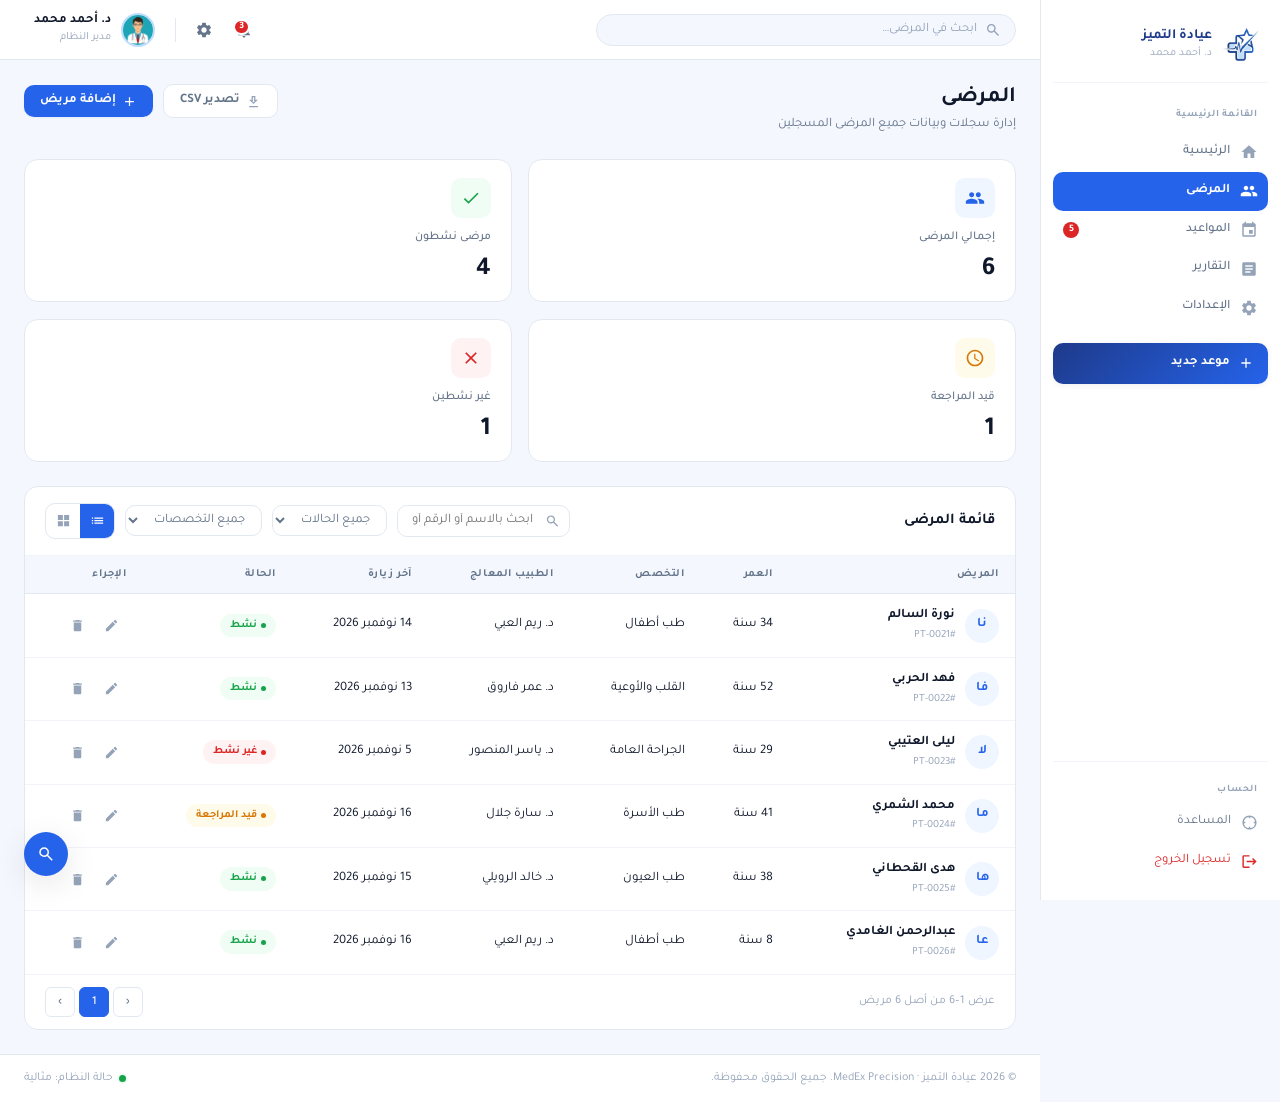
<file: patients.html>
<!DOCTYPE html>
<html lang="ar" dir="rtl">
<head>
    <meta charset="UTF-8">
    <meta name="viewport" content="width=device-width, initial-scale=1.0">
    <title>المرضى — عيادة التميز</title>
    <link rel="stylesheet" href="./assets/css/init.css">
    <link rel="stylesheet" href="./assets/css/style.css">
    <link rel="stylesheet" href="./assets/css/animation.css">
    <link rel="stylesheet" href="./assets/css/media.css">
    <link href="https://fonts.googleapis.com/css2?family=Tajawal:wght@300;400;500;700;800&display=swap" rel="stylesheet">
    <style>
        .modal-backdrop{display:none;position:fixed;inset:0;background:rgba(0,0,0,.45);z-index:600;align-items:center;justify-content:center;}
        .modal-backdrop.open{display:flex;}
        .modal{background:var(--white);border-radius:var(--radius-xl);padding:28px;width:100%;max-width:560px;box-shadow:var(--shadow-lg);animation:scaleIn .2s ease both;max-height:90vh;overflow-y:auto;}
        .modal-header{display:flex;align-items:center;justify-content:space-between;margin-bottom:20px;}
        .modal-header h3{font-size:17px;}
        .modal-close{width:32px;height:32px;border-radius:var(--radius-sm);border:none;background:var(--bg);color:var(--text-secondary);cursor:pointer;display:flex;align-items:center;justify-content:center;transition:background var(--transition);}
        .modal-close:hover{background:var(--danger-bg);color:var(--danger);}
        .modal-close svg{width:16px;height:16px;}
        .form-grid{display:grid;grid-template-columns:1fr 1fr;gap:14px;}
        .form-group{display:flex;flex-direction:column;gap:5px;}
        .form-group.full{grid-column:1/-1;}
        .form-group label{font-size:12px;font-weight:600;color:var(--text-secondary);}
        .form-group input,.form-group select,.form-group textarea{padding:8px 12px;border:1px solid var(--border);border-radius:var(--radius-md);font-size:13px;font-family:var(--font);color:var(--text-primary);background:var(--white);transition:border-color var(--transition),box-shadow var(--transition);}
        .form-group input:focus,.form-group select:focus,.form-group textarea:focus{border-color:var(--primary);box-shadow:0 0 0 3px rgba(37,99,235,.08);outline:none;}
        .form-group textarea{resize:vertical;min-height:70px;}
        .form-error{font-size:11px;color:var(--danger);margin-top:3px;display:none;}
        .form-group.has-error input,.form-group.has-error select{border-color:var(--danger);}
        .form-group.has-error .form-error{display:block;}
        .modal-footer{display:flex;justify-content:flex-end;gap:10px;margin-top:20px;padding-top:16px;border-top:1px solid var(--border-light);}
        .view-toggle{display:flex;border:1px solid var(--border);border-radius:var(--radius-md);overflow:hidden;}
        .view-toggle button{width:34px;height:34px;background:transparent;border:none;color:var(--text-muted);display:flex;align-items:center;justify-content:center;cursor:pointer;transition:background var(--transition),color var(--transition);}
        .view-toggle button svg{width:15px;height:15px;}
        .view-toggle button.active{background:var(--primary);color:var(--white);}
        .view-toggle button:not(.active):hover{background:var(--bg);}
        .patients-grid{display:grid;grid-template-columns:repeat(auto-fill,minmax(260px,1fr));gap:14px;}
        .patient-card{background:var(--white);border:1px solid var(--border);border-radius:var(--radius-lg);padding:18px;display:flex;flex-direction:column;gap:12px;transition:box-shadow var(--transition),transform var(--transition);}
        .patient-card:hover{box-shadow:var(--shadow-md);transform:translateY(-2px);}
        .patient-card-top{display:flex;align-items:center;gap:12px;}
        .patient-avatar{width:44px;height:44px;border-radius:50%;background:var(--primary-light);display:flex;align-items:center;justify-content:center;font-size:15px;font-weight:700;color:var(--primary);flex-shrink:0;}
        .patient-info .p-name{font-size:14px;font-weight:700;color:var(--text-primary);}
        .patient-info .p-id{font-size:11px;color:var(--text-muted);margin-top:2px;}
        .patient-details{display:grid;grid-template-columns:1fr 1fr;gap:8px;}
        .p-detail{font-size:12px;color:var(--text-secondary);}
        .p-detail span{display:block;font-size:11px;color:var(--text-muted);margin-bottom:1px;}
        .patient-card-actions{display:flex;gap:6px;padding-top:10px;border-top:1px solid var(--border-light);}
        .patient-card-actions .btn{flex:1;justify-content:center;}
        .empty-cell{text-align:center;padding:40px!important;color:var(--text-muted);font-size:13px;}
        .notif-panel{display:none;position:absolute;top:44px;left:0;width:340px;background:var(--white);border:1px solid var(--border);border-radius:var(--radius-lg);box-shadow:var(--shadow-lg);z-index:500;animation:scaleIn .2s ease both;overflow:hidden;}
        .notif-panel.open{display:block;}
        .notif-panel-header{display:flex;align-items:center;justify-content:space-between;padding:14px 16px;border-bottom:1px solid var(--border-light);}
        .notif-panel-header h4{font-size:14px;font-weight:700;}
        .notif-panel-header button{font-size:11px;color:var(--primary);background:none;border:none;cursor:pointer;font-family:var(--font);}
        .notif-item{display:flex;gap:10px;padding:12px 16px;border-bottom:1px solid var(--border-light);cursor:pointer;transition:background var(--transition);}
        .notif-item:hover{background:var(--bg);}
        .notif-item.unread{background:var(--primary-light);}
        .notif-item:last-child{border-bottom:none;}
        .notif-dot{width:8px;height:8px;border-radius:50%;margin-top:5px;flex-shrink:0;}
        .notif-dot.success{background:var(--success);}
        .notif-dot.danger{background:var(--danger);}
        .notif-dot.info{background:var(--primary);}
        .notif-dot.warning{background:var(--warning);}
        .notif-title{font-size:13px;font-weight:600;color:var(--text-primary);line-height:1.3;}
        .notif-body{font-size:11px;color:var(--text-secondary);margin-top:2px;}
        .notif-time{font-size:10px;color:var(--text-muted);margin-top:3px;}
        .notif-badge-dot{position:absolute;top:7px;left:7px;min-width:16px;height:16px;background:var(--danger);color:var(--white);font-size:10px;font-weight:700;border-radius:50px;display:flex;align-items:center;justify-content:center;padding:0 4px;border:2px solid var(--white);}
    </style>
</head>
<body>

<aside class="sidebar" id="sidebar">
    <div class="sidebar-logo">
        <div class="logo-icon">
            <img src="./assets/imgs/loogoo.jpeg" alt="">
        </div>
        <div class="logo-text">
            <h2 class="js-clinic-name">عيادة التميز</h2>
            <p class="js-doctor-name">د. أحمد محمد</p>
        </div>
    </div>
    <span class="nav-label">القائمة الرئيسية</span>
    <nav class="sidebar-nav">
        <a href="index.html"><svg xmlns="http://www.w3.org/2000/svg" viewBox="0 0 24 24"><path fill="currentColor" d="M10 20v-6h4v6h5v-8h3L12 3L2 12h3v8z"/></svg><span>الرئيسية</span></a>
        <a href="patients.html" class="active"><svg xmlns="http://www.w3.org/2000/svg" viewBox="0 0 24 24"><path fill="currentColor" d="M16 11c1.66 0 2.99-1.34 2.99-3S17.66 5 16 5c-1.66 0-3 1.34-3 3s1.34 3 3 3m-8 0c1.66 0 2.99-1.34 2.99-3S9.66 5 8 5C6.34 5 5 6.34 5 8s1.34 3 3 3m0 2c-2.33 0-7 1.17-7 3.5V19h14v-2.5c0-2.33-4.67-3.5-7-3.5m8 0c-.29 0-.62.02-.97.05c1.16.84 1.97 1.97 1.97 3.45V19h6v-2.5c0-2.33-4.67-3.5-7-3.5"/></svg><span>المرضى</span></a>
        <a href="appointments.html"><svg xmlns="http://www.w3.org/2000/svg" viewBox="0 0 24 24"><path fill="currentColor" d="M17 12h-5v5h5v-5zM16 1v2H8V1H6v2H5c-1.11 0-1.99.9-1.99 2L3 19a2 2 0 0 0 2 2h14c1.1 0 2-.9 2-2V5c0-1.1-.9-2-2-2h-1V1h-2zm3 18H5V8h14v11z"/></svg><span>المواعيد</span><span class="notif-count js-apt-count" style="display:none"></span></a>
        <a href="reports.html"><svg xmlns="http://www.w3.org/2000/svg" viewBox="0 0 24 24"><path fill="currentColor" d="M19 3H5c-1.1 0-2 .9-2 2v14c0 1.1.9 2 2 2h14c1.1 0 2-.9 2-2V5c0-1.1-.9-2-2-2m-5 14H7v-2h7v2m3-4H7v-2h10v2m0-4H7V7h10v2"/></svg><span>التقارير</span></a>
        <a href="settings.html"><svg xmlns="http://www.w3.org/2000/svg" viewBox="0 0 24 24"><path fill="currentColor" d="M19.14 12.94c.04-.3.06-.61.06-.94c0-.32-.02-.64-.07-.94l2.03-1.58a.49.49 0 0 0 .12-.61l-1.92-3.32a.49.49 0 0 0-.59-.22l-2.39.96a7 7 0 0 0-1.62-.94l-.36-2.54a.484.484 0 0 0-.48-.41h-3.84c-.24 0-.43.17-.47.41l-.36 2.54c-.59.24-1.13.57-1.62.94l-2.39-.96a.47.47 0 0 0-.59.22L2.74 8.87a.47.47 0 0 0 .12.61l2.03 1.58c-.05.3-.09.63-.09.94s.02.64.07.94l-2.03 1.58a.49.49 0 0 0-.12.61l1.92 3.32c.12.22.37.29.59.22l2.39-.96c.5.38 1.03.7 1.62.94l.36 2.54c.05.24.24.41.48.41h3.84c.24 0 .44-.17.47-.41l.36-2.54c.59-.24 1.13-.56 1.62-.94l2.39.96c.22.08.47 0 .59-.22l1.92-3.32a.47.47 0 0 0-.12-.61zM12 15.6c-1.98 0-3.6-1.62-3.6-3.6s1.62-3.6 3.6-3.6s3.6 1.62 3.6 3.6s-1.62 3.6-3.6 3.6"/></svg><span>الإعدادات</span></a>
    </nav>
    <a href="appointments.html" class="sidebar-new-btn">
        <svg xmlns="http://www.w3.org/2000/svg" viewBox="0 0 24 24"><path fill="currentColor" d="M19 13h-6v6h-2v-6H5v-2h6V5h2v6h6z"/></svg>
        <span>موعد جديد</span>
    </a>
    <div class="sidebar-bottom">
        <span class="nav-label">الحساب</span>
        <a href="settings.html"><svg xmlns="http://www.w3.org/2000/svg" viewBox="0 0 24 24"><path fill="currentColor" d="M12 2C6.48 2 2 6.48 2 12s4.48 10 10 10s10-4.48 10-10S17.52 2 12 2m1 17.93V18h-2v1.93A8 8 0 0 1 4.07 13H6v-2H4.07A8 8 0 0 1 11 4.07V6h2V4.07A8 8 0 0 1 19.93 11H18v2h1.93A8 8 0 0 1 13 19.93"/></svg><span>المساعدة</span></a>
        <a href="#" class="logout" id="logoutBtn"><svg xmlns="http://www.w3.org/2000/svg" viewBox="0 0 24 24"><path fill="currentColor" d="M17 7l-1.41 1.41L18.17 11H8v2h10.17l-2.58 2.58L17 17l5-5zM4 5h8V3H4c-1.1 0-2 .9-2 2v14c0 1.1.9 2 2 2h8v-2H4z"/></svg><span>تسجيل الخروج</span></a>
    </div>
</aside>
<div class="sidebar-overlay" id="sidebarOverlay"></div>

<div class="main-wrapper">
    <header class="topbar">
        <button class="topbar-burger" id="burgerBtn"><svg xmlns="http://www.w3.org/2000/svg" viewBox="0 0 24 24"><path fill="currentColor" d="M3 18h18v-2H3zm0-5h18v-2H3zm0-7v2h18V6z"/></svg></button>
        <div class="topbar-search">
            <div class="search-box">
                <svg xmlns="http://www.w3.org/2000/svg" viewBox="0 0 24 24"><path fill="currentColor" d="m19.6 21l-6.3-6.3q-.75.6-1.725.95T9.5 16q-2.725 0-4.612-1.888T3 9.5t1.888-4.612T9.5 3t4.613 1.888T16 9.5q0 1.1-.35 2.075T14.7 13.3l6.3 6.3zM9.5 14q1.875 0 3.188-1.312T14 9.5t-1.312-3.187T9.5 5T6.313 6.313T5 9.5t1.313 3.188T9.5 14"/></svg>
                <input type="text" id="globalSearch" placeholder="ابحث في المرضى…">
            </div>
        </div>
        <div class="topbar-actions">
            <div style="position:relative;">
                <button class="topbar-icon-btn" id="notifBtn" title="الإشعارات">
                    <svg xmlns="http://www.w3.org/2000/svg" viewBox="0 0 24 24"><path fill="currentColor" d="M12 22c1.1 0 2-.9 2-2h-4c0 1.1.9 2 2 2m6-6v-5c0-3.07-1.64-5.64-4.5-6.32V4c0-.83-.67-1.5-1.5-1.5s-1.5.67-1.5 1.5v.68C7.63 5.36 6 7.92 6 11v5l-2 2v1h16v-1z"/></svg>
                    <span class="notif-badge-dot js-notif-badge" style="display:none">0</span>
                </button>
                <div class="notif-panel" id="notifPanel"></div>
            </div>
            <a href="settings.html" class="topbar-icon-btn" title="الإعدادات">
                <svg xmlns="http://www.w3.org/2000/svg" viewBox="0 0 24 24"><path fill="currentColor" d="M19.14 12.94c.04-.3.06-.61.06-.94c0-.32-.02-.64-.07-.94l2.03-1.58a.49.49 0 0 0 .12-.61l-1.92-3.32a.49.49 0 0 0-.59-.22l-2.39.96a7 7 0 0 0-1.62-.94l-.36-2.54a.484.484 0 0 0-.48-.41h-3.84c-.24 0-.43.17-.47.41l-.36 2.54c-.59.24-1.13.57-1.62.94l-2.39-.96a.47.47 0 0 0-.59.22L2.74 8.87a.47.47 0 0 0 .12.61l2.03 1.58c-.05.3-.09.63-.09.94s.02.64.07.94l-2.03 1.58a.49.49 0 0 0-.12.61l1.92 3.32c.12.22.37.29.59.22l2.39-.96c.5.38 1.03.7 1.62.94l.36 2.54c.05.24.24.41.48.41h3.84c.24 0 .44-.17.47-.41l.36-2.54c.59-.24 1.13-.56 1.62-.94l2.39.96c.22.08.47 0 .59-.22l1.92-3.32a.47.47 0 0 0-.12-.61zM12 15.6c-1.98 0-3.6-1.62-3.6-3.6s1.62-3.6 3.6-3.6s3.6 1.62 3.6 3.6s-1.62 3.6-3.6 3.6"/></svg>
            </a>
            <div class="topbar-divider"></div>
            <a href="settings.html" class="topbar-user">
                <div class="avatar"><img src="./assets/imgs/unnamed.png" alt=""></div>
                <div class="user-info">
                    <div class="name js-doctor-name">د. أحمد محمد</div>
                    <div class="role">مدير النظام</div>
                </div>
            </a>
        </div>
    </header>

    <main class="page-content">
        <div class="page-header">
            <div class="page-title"><h1>المرضى</h1><p>إدارة سجلات وبيانات جميع المرضى المسجلين</p></div>
            <div class="header-actions">
                <button class="btn btn-outline" id="exportBtn">
                    <svg xmlns="http://www.w3.org/2000/svg" viewBox="0 0 24 24"><path fill="currentColor" d="M19 9h-4V3H9v6H5l7 7zm-8 2V5h2v6h1.17L12 13.17L9.83 11zm-6 8h14v2H5z"/></svg>
                    <span>تصدير CSV</span>
                </button>
                <button class="btn btn-primary" id="addPatientBtn">
                    <svg xmlns="http://www.w3.org/2000/svg" viewBox="0 0 24 24"><path fill="currentColor" d="M19 13h-6v6h-2v-6H5v-2h6V5h2v6h6z"/></svg>
                    <span>إضافة مريض</span>
                </button>
            </div>
        </div>

        <div class="stats-grid">
            <div class="stat-card"><div class="stat-card-top"><div class="stat-card-icon blue"><svg xmlns="http://www.w3.org/2000/svg" viewBox="0 0 24 24"><path fill="currentColor" d="M16 11c1.66 0 2.99-1.34 2.99-3S17.66 5 16 5c-1.66 0-3 1.34-3 3s1.34 3 3 3m-8 0c1.66 0 2.99-1.34 2.99-3S9.66 5 8 5C6.34 5 5 6.34 5 8s1.34 3 3 3m0 2c-2.33 0-7 1.17-7 3.5V19h14v-2.5c0-2.33-4.67-3.5-7-3.5m8 0c-.29 0-.62.02-.97.05c1.16.84 1.97 1.97 1.97 3.45V19h6v-2.5c0-2.33-4.67-3.5-7-3.5"/></svg></div></div><div class="stat-card-label">إجمالي المرضى</div><div class="stat-card-value" id="statTotal">—</div></div>
            <div class="stat-card"><div class="stat-card-top"><div class="stat-card-icon green"><svg xmlns="http://www.w3.org/2000/svg" viewBox="0 0 24 24"><path fill="currentColor" d="M9 16.2L4.8 12l-1.4 1.4L9 19L21 7l-1.4-1.4z"/></svg></div></div><div class="stat-card-label">مرضى نشطون</div><div class="stat-card-value" id="statActive">—</div></div>
            <div class="stat-card"><div class="stat-card-top"><div class="stat-card-icon orange"><svg xmlns="http://www.w3.org/2000/svg" viewBox="0 0 24 24"><path fill="currentColor" d="M11.99 2C6.47 2 2 6.48 2 12s4.47 10 9.99 10C17.52 22 22 17.52 22 12S17.52 2 11.99 2M12 20c-4.42 0-8-3.58-8-8s3.58-8 8-8s8 3.58 8 8s-3.58 8-8 8m.5-13H11v6l5.25 3.15l.75-1.23l-4.5-2.67z"/></svg></div></div><div class="stat-card-label">قيد المراجعة</div><div class="stat-card-value" id="statPending">—</div></div>
            <div class="stat-card"><div class="stat-card-top"><div class="stat-card-icon red"><svg xmlns="http://www.w3.org/2000/svg" viewBox="0 0 24 24"><path fill="currentColor" d="M19 6.41L17.59 5L12 10.59L6.41 5L5 6.41L10.59 12L5 17.59L6.41 19L12 13.41L17.59 19L19 17.59L13.41 12z"/></svg></div></div><div class="stat-card-label">غير نشطين</div><div class="stat-card-value" id="statInactive">—</div></div>
        </div>

        <div class="card">
            <div class="card-header">
                <h3>قائمة المرضى</h3>
                <div class="filters-bar">
                    <div class="search-input-wrap">
                        <svg xmlns="http://www.w3.org/2000/svg" viewBox="0 0 24 24"><path fill="currentColor" d="m19.6 21l-6.3-6.3q-.75.6-1.725.95T9.5 16q-2.725 0-4.612-1.888T3 9.5t1.888-4.612T9.5 3t4.613 1.888T16 9.5q0 1.1-.35 2.075T14.7 13.3l6.3 6.3zM9.5 14q1.875 0 3.188-1.312T14 9.5t-1.312-3.187T9.5 5T6.313 6.313T5 9.5t1.313 3.188T9.5 14"/></svg>
                        <input type="text" id="tableSearch" placeholder="ابحث بالاسم أو الرقم أو التخصص…">
                    </div>
                    <select class="filter-select" id="statusFilter">
                        <option value="">جميع الحالات</option>
                        <option value="active">نشط</option>
                        <option value="inactive">غير نشط</option>
                        <option value="pending">قيد المراجعة</option>
                    </select>
                    <select class="filter-select" id="specFilter">
                        <option value="">جميع التخصصات</option>
                        <option value="طب أطفال">طب أطفال</option>
                        <option value="القلب والأوعية">القلب</option>
                        <option value="الجراحة العامة">الجراحة</option>
                        <option value="طب الأسرة">طب الأسرة</option>
                        <option value="طب العيون">طب العيون</option>
                    </select>
                    <div class="view-toggle">
                        <button class="active" id="tableViewBtn" title="جدول"><svg xmlns="http://www.w3.org/2000/svg" viewBox="0 0 24 24"><path fill="currentColor" d="M3 13h2v-2H3zm0 4h2v-2H3zm0-8h2V7H3zm4 4h14v-2H7zm0 4h14v-2H7zM7 7v2h14V7z"/></svg></button>
                        <button id="gridViewBtn" title="شبكة"><svg xmlns="http://www.w3.org/2000/svg" viewBox="0 0 24 24"><path fill="currentColor" d="M3 3h8v8H3zm10 0h8v8h-8zM3 13h8v8H3zm10 0h8v8h-8z"/></svg></button>
                    </div>
                </div>
            </div>

            <div id="tableView" style="overflow-x:auto;">
                <table class="data-table">
                    <thead><tr><th>المريض</th><th>العمر</th><th>التخصص</th><th>الطبيب المعالج</th><th>آخر زيارة</th><th>الحالة</th><th>الإجراء</th></tr></thead>
                    <tbody id="patientsTableBody"></tbody>
                </table>
            </div>
            <div id="gridView" style="display:none;padding:16px;">
                <div class="patients-grid" id="patientsGrid"></div>
            </div>
            <div class="table-footer">
                <span class="table-info" id="tableInfo">—</span>
                <div class="pagination" id="pagination"></div>
            </div>
        </div>
    </main>

    <footer class="site-footer">
        <span>© 2026 عيادة التميز · MedEx Precision. جميع الحقوق محفوظة.</span>
        <div class="footer-status"><span class="status-dot">حالة النظام: مثالية</span></div>
    </footer>
</div>

<!-- Patient Modal -->
<div class="modal-backdrop" id="patientModal">
    <div class="modal">
        <div class="modal-header">
            <h3 id="modalTitle">إضافة مريض جديد</h3>
            <button class="modal-close" id="closeModal"><svg xmlns="http://www.w3.org/2000/svg" viewBox="0 0 24 24"><path fill="currentColor" d="M19 6.41L17.59 5L12 10.59L6.41 5L5 6.41L10.59 12L5 17.59L6.41 19L12 13.41L17.59 19L19 17.59L13.41 12z"/></svg></button>
        </div>
        <form id="patientForm" novalidate>
            <input type="hidden" id="editPatientId">
            <div class="form-grid">
                <div class="form-group" id="fgFirstName"><label>الاسم الأول *</label><input type="text" id="fFirstName" placeholder="مثال: نورة"><span class="form-error">الاسم الأول مطلوب</span></div>
                <div class="form-group" id="fgLastName"><label>اسم العائلة *</label><input type="text" id="fLastName" placeholder="مثال: السالم"><span class="form-error">اسم العائلة مطلوب</span></div>
                <div class="form-group" id="fgPhone"><label>رقم الجوال *</label><input type="tel" id="fPhone" placeholder="05xxxxxxxx"><span class="form-error">رقم الجوال مطلوب</span></div>
                <div class="form-group"><label>العمر</label><input type="number" id="fAge" min="0" max="120" placeholder="السن بالسنوات"></div>
                <div class="form-group"><label>البريد الإلكتروني</label><input type="email" id="fEmail" placeholder="example@mail.com"></div>
                <div class="form-group"><label>رقم الهوية</label><input type="text" id="fNid" placeholder="10 أرقام"></div>
                <div class="form-group" id="fgSpec"><label>التخصص *</label><select id="fSpec"><option value="">اختر التخصص</option></select><span class="form-error">يرجى اختيار التخصص</span></div>
                <div class="form-group" id="fgDoctor"><label>الطبيب المعالج *</label><select id="fDoctor"><option value="">اختر الطبيب</option></select><span class="form-error">يرجى اختيار الطبيب</span></div>
                <div class="form-group"><label>الحالة</label><select id="fStatus"><option value="active">نشط</option><option value="pending">قيد المراجعة</option><option value="inactive">غير نشط</option></select></div>
                <div class="form-group full"><label>ملاحظات</label><textarea id="fNotes" placeholder="أي ملاحظات إضافية عن المريض…"></textarea></div>
            </div>
            <div class="modal-footer">
                <button type="button" class="btn btn-outline" id="cancelModal">إلغاء</button>
                <button type="submit" class="btn btn-primary" id="submitBtn">حفظ المريض</button>
            </div>
        </form>
    </div>
</div>

<!-- Delete Confirm Modal -->
<div class="modal-backdrop" id="deleteModal">
    <div class="modal" style="max-width:400px;">
        <div class="modal-header"><h3>تأكيد الحذف</h3><button class="modal-close" id="closeDeleteModal"><svg xmlns="http://www.w3.org/2000/svg" viewBox="0 0 24 24"><path fill="currentColor" d="M19 6.41L17.59 5L12 10.59L6.41 5L5 6.41L10.59 12L5 17.59L6.41 19L12 13.41L17.59 19L19 17.59L13.41 12z"/></svg></button></div>
        <p style="font-size:14px;color:var(--text-secondary);line-height:1.6;">هل أنت متأكد من حذف المريض <strong id="deletePatientName"></strong>؟ لا يمكن التراجع عن هذا الإجراء.</p>
        <div class="modal-footer">
            <button class="btn btn-outline" id="cancelDeleteModal">إلغاء</button>
            <button class="btn btn-danger" id="confirmDeleteBtn"><svg xmlns="http://www.w3.org/2000/svg" viewBox="0 0 24 24"><path fill="currentColor" d="M6 19c0 1.1.9 2 2 2h8c1.1 0 2-.9 2-2V7H6zM19 4h-3.5l-1-1h-5l-1 1H5v2h14z"/></svg>حذف نهائياً</button>
        </div>
    </div>
</div>

<button class="float-search" id="floatSearch" title="بحث سريع"><svg xmlns="http://www.w3.org/2000/svg" viewBox="0 0 24 24"><path fill="currentColor" d="m19.6 21l-6.3-6.3q-.75.6-1.725.95T9.5 16q-2.725 0-4.612-1.888T3 9.5t1.888-4.612T9.5 3t4.613 1.888T16 9.5q0 1.1-.35 2.075T14.7 13.3l6.3 6.3zM9.5 14q1.875 0 3.188-1.312T14 9.5t-1.312-3.187T9.5 5T6.313 6.313T5 9.5t1.313 3.188T9.5 14"/></svg></button>

<script src="./assets/js/data.js"></script>
<script src="./assets/js/notifications.js"></script>
<script src="./assets/js/main.js"></script>
<script>
(function(){
    const PAGE_SIZE = 10;
    let page = 1, filtered = [], deleteId = null, isGrid = false;

    // populate selects
    DB.specialties.forEach(s => { document.getElementById('fSpec').innerHTML += `<option value="${s}">${s}</option>`; });
    DB.doctorsList.forEach(d => { document.getElementById('fDoctor').innerHTML += `<option value="${d}">${d}</option>`; });

    function stats(){
        const p = DB.getPatients();
        document.getElementById('statTotal').textContent   = p.length;
        document.getElementById('statActive').textContent  = p.filter(x=>x.status==='active').length;
        document.getElementById('statPending').textContent = p.filter(x=>x.status==='pending').length;
        document.getElementById('statInactive').textContent= p.filter(x=>x.status==='inactive').length;
    }

    function ini(n){ return (n||'').trim().split(/\s+/).slice(0,2).map(w=>w[0]).join(''); }

    function row(p){
        const tr = document.createElement('tr');
        tr.innerHTML=`
        <td><div class="doctor-cell"><div class="avatar"><span class="initials">${ini(p.firstName+' '+p.lastName)}</span></div><div><div class="doc-name">${p.firstName} ${p.lastName}</div><div class="doc-id">#${p.id}</div></div></div></td>
        <td>${p.age?p.age+' سنة':'—'}</td><td>${p.specialty||'—'}</td><td>${p.doctor||'—'}</td>
        <td>${DB.formatDate(p.lastVisit)}</td>
        <td><span class="badge ${DB.statusClass(p.status)}">${DB.statusLabel(p.status)}</span></td>
        <td><div class="table-actions">
            <button class="tbl-btn edit" data-id="${p.id}" title="تعديل"><svg xmlns="http://www.w3.org/2000/svg" viewBox="0 0 24 24"><path fill="currentColor" d="M3 17.25V21h3.75L17.81 9.94l-3.75-3.75zM20.71 7.04a1 1 0 0 0 0-1.41l-2.34-2.34a1 1 0 0 0-1.41 0l-1.83 1.83l3.75 3.75z"/></svg></button>
            <button class="tbl-btn delete" data-id="${p.id}" title="حذف"><svg xmlns="http://www.w3.org/2000/svg" viewBox="0 0 24 24"><path fill="currentColor" d="M6 19c0 1.1.9 2 2 2h8c1.1 0 2-.9 2-2V7H6zM19 4h-3.5l-1-1h-5l-1 1H5v2h14z"/></svg></button>
        </div></td>`;
        return tr;
    }

    function card(p){
        const d = document.createElement('div'); d.className='patient-card';
        d.innerHTML=`
        <div class="patient-card-top">
            <div class="patient-avatar">${ini(p.firstName+' '+p.lastName)}</div>
            <div class="patient-info"><div class="p-name">${p.firstName} ${p.lastName}</div><div class="p-id">#${p.id}</div></div>
            <span class="badge ${DB.statusClass(p.status)}" style="margin-right:auto;">${DB.statusLabel(p.status)}</span>
        </div>
        <div class="patient-details">
            <div class="p-detail"><span>العمر</span>${p.age?p.age+' سنة':'—'}</div>
            <div class="p-detail"><span>التخصص</span>${p.specialty||'—'}</div>
            <div class="p-detail"><span>الطبيب</span>${p.doctor||'—'}</div>
            <div class="p-detail"><span>آخر زيارة</span>${DB.formatDate(p.lastVisit)}</div>
        </div>
        <div class="patient-card-actions">
            <button class="btn btn-outline btn-sm tbl-btn edit" data-id="${p.id}">تعديل</button>
            <a href="appointments.html" class="btn btn-primary btn-sm" style="text-decoration:none;">حجز موعد</a>
        </div>`;
        return d;
    }

    function render(){
        const tb = document.getElementById('patientsTableBody');
        const gr = document.getElementById('patientsGrid');
        tb.innerHTML=''; gr.innerHTML='';
        const start=(page-1)*PAGE_SIZE, slice=filtered.slice(start,start+PAGE_SIZE);
        if(!slice.length){
            tb.innerHTML=`<tr><td colspan="7" style="text-align:center;padding:40px;color:var(--text-muted);">لا توجد نتائج مطابقة للبحث</td></tr>`;
        } else {
            slice.forEach(p=>{ tb.appendChild(row(p)); gr.appendChild(card(p)); });
        }
        document.getElementById('tableInfo').textContent=`عرض ${start+1}–${Math.min(start+PAGE_SIZE,filtered.length)} من أصل ${filtered.length} مريض`;
        buildPagination();
        // row actions
        document.querySelectorAll('.tbl-btn.edit').forEach(b=>b.addEventListener('click',()=>openEdit(b.dataset.id)));
        document.querySelectorAll('.tbl-btn.delete').forEach(b=>b.addEventListener('click',()=>openDelete(b.dataset.id)));
    }

    function buildPagination(){
        const total=Math.ceil(filtered.length/PAGE_SIZE), pg=document.getElementById('pagination');
        pg.innerHTML='';
        const btn=(t,cb,dis,act)=>{const b=document.createElement('button');b.textContent=t;if(dis)b.disabled=true;if(act)b.classList.add('active');b.addEventListener('click',cb);pg.appendChild(b);};
        btn('‹',()=>{page--;render();},page===1);
        for(let i=1;i<=total;i++){
            if(total>7&&i>3&&i<total-2&&Math.abs(i-page)>1){if(i===4){btn('…',()=>{},true);}continue;}
            btn(i,()=>{page=i;render();},false,i===page);
        }
        btn('›',()=>{page++;render();},page===total||total===0);
    }

    function applyFilters(){
        const q=(document.getElementById('tableSearch').value||'').toLowerCase();
        const s=document.getElementById('statusFilter').value;
        const sp=document.getElementById('specFilter').value;
        filtered=DB.getPatients().filter(p=>{
            const name=(p.firstName+' '+p.lastName).toLowerCase();
            return (!q||name.includes(q)||p.id.toLowerCase().includes(q)||(p.specialty||'').toLowerCase().includes(q)||(p.doctor||'').toLowerCase().includes(q))
                &&(!s||p.status===s)&&(!sp||p.specialty===sp);
        });
        page=1; render();
    }

    // global search bar mirrors table search
    document.getElementById('globalSearch').addEventListener('input',e=>{
        document.getElementById('tableSearch').value=e.target.value;
        applyFilters();
    });
    document.getElementById('tableSearch').addEventListener('input',applyFilters);
    document.getElementById('statusFilter').addEventListener('change',applyFilters);
    document.getElementById('specFilter').addEventListener('change',applyFilters);

    // view toggle
    document.getElementById('tableViewBtn').addEventListener('click',()=>{
        isGrid=false;
        document.getElementById('tableView').style.display='';
        document.getElementById('gridView').style.display='none';
        document.getElementById('tableViewBtn').classList.add('active');
        document.getElementById('gridViewBtn').classList.remove('active');
    });
    document.getElementById('gridViewBtn').addEventListener('click',()=>{
        isGrid=true;
        document.getElementById('tableView').style.display='none';
        document.getElementById('gridView').style.display='';
        document.getElementById('gridViewBtn').classList.add('active');
        document.getElementById('tableViewBtn').classList.remove('active');
    });

    // ── Modals ──
    function openM(id){document.getElementById(id).classList.add('open');document.body.style.overflow='hidden';}
    function closeM(id){document.getElementById(id).classList.remove('open');document.body.style.overflow='';}

    // Add
    document.getElementById('addPatientBtn').addEventListener('click',()=>{
        document.getElementById('modalTitle').textContent='إضافة مريض جديد';
        document.getElementById('submitBtn').textContent='حفظ المريض';
        document.getElementById('patientForm').reset();
        document.getElementById('editPatientId').value='';
        clearErrors();
        openM('patientModal');
    });
    document.getElementById('closeModal').addEventListener('click',()=>closeM('patientModal'));
    document.getElementById('cancelModal').addEventListener('click',()=>closeM('patientModal'));

    // Edit
    function openEdit(id){
        const p=DB.getPatients().find(x=>x.id===id); if(!p)return;
        document.getElementById('modalTitle').textContent='تعديل بيانات المريض';
        document.getElementById('submitBtn').textContent='حفظ التعديلات';
        document.getElementById('editPatientId').value=id;
        document.getElementById('fFirstName').value=p.firstName||'';
        document.getElementById('fLastName').value=p.lastName||'';
        document.getElementById('fPhone').value=p.phone||'';
        document.getElementById('fAge').value=p.age||'';
        document.getElementById('fEmail').value=p.email||'';
        document.getElementById('fNid').value=p.nid||'';
        document.getElementById('fSpec').value=p.specialty||'';
        document.getElementById('fDoctor').value=p.doctor||'';
        document.getElementById('fStatus').value=p.status||'active';
        document.getElementById('fNotes').value=p.notes||'';
        clearErrors();
        openM('patientModal');
    }

    // Form submit
    document.getElementById('patientForm').addEventListener('submit',e=>{
        e.preventDefault();
        if(!validate())return;
        const data={
            firstName:document.getElementById('fFirstName').value.trim(),
            lastName:document.getElementById('fLastName').value.trim(),
            phone:document.getElementById('fPhone').value.trim(),
            age:document.getElementById('fAge').value||null,
            email:document.getElementById('fEmail').value.trim(),
            nid:document.getElementById('fNid').value.trim(),
            specialty:document.getElementById('fSpec').value,
            doctor:document.getElementById('fDoctor').value,
            status:document.getElementById('fStatus').value,
            notes:document.getElementById('fNotes').value.trim(),
        };
        const editId=document.getElementById('editPatientId').value;
        if(editId){ DB.updatePatient(editId,data); showToast('تم تحديث بيانات المريض بنجاح','success'); }
        else { DB.addPatient(data); showToast('تم إضافة المريض بنجاح','success'); }
        closeM('patientModal');
        applyFilters(); stats(); refreshNotifBadge();
    });

    // Delete
    function openDelete(id){
        const p=DB.getPatients().find(x=>x.id===id); if(!p)return;
        deleteId=id;
        document.getElementById('deletePatientName').textContent=p.firstName+' '+p.lastName;
        openM('deleteModal');
    }
    document.getElementById('confirmDeleteBtn').addEventListener('click',()=>{
        if(!deleteId)return;
        const p=DB.getPatients().find(x=>x.id===deleteId);
        DB.deletePatient(deleteId);
        closeM('deleteModal');
        showToast(`تم حذف المريض ${p?p.firstName+' '+p.lastName:''}','error`);
        deleteId=null;
        applyFilters(); stats();
    });
    document.getElementById('closeDeleteModal').addEventListener('click',()=>closeM('deleteModal'));
    document.getElementById('cancelDeleteModal').addEventListener('click',()=>closeM('deleteModal'));

    // Validation
    function validate(){
        let ok=true;
        const req=[
            {id:'fFirstName',fg:'fgFirstName'},
            {id:'fPhone',fg:'fgPhone'},
            {id:'fLastName',fg:'fgLastName'},
            {id:'fSpec',fg:'fgSpec'},
            {id:'fDoctor',fg:'fgDoctor'},
        ];
        req.forEach(({id,fg})=>{
            const v=document.getElementById(id).value.trim();
            const fg_el=document.getElementById(fg);
            if(!v){fg_el.classList.add('has-error');ok=false;}
            else{fg_el.classList.remove('has-error');}
        });
        return ok;
    }
    function clearErrors(){
        document.querySelectorAll('.form-group.has-error').forEach(el=>el.classList.remove('has-error'));
    }

    // Export CSV
    document.getElementById('exportBtn').addEventListener('click',()=>{
        const pts=DB.getPatients();
        const rows=[['الرقم','الاسم','العمر','التخصص','الطبيب','آخر زيارة','الحالة']];
        pts.forEach(p=>rows.push([p.id,p.firstName+' '+p.lastName,p.age||'',p.specialty||'',p.doctor||'',p.lastVisit||'',DB.statusLabel(p.status)]));
        const csv=rows.map(r=>r.join(',')).join('\n');
        const a=document.createElement('a');
        a.href='data:text/csv;charset=utf-8,\uFEFF'+encodeURIComponent(csv);
        a.download='patients.csv'; a.click();
        showToast('تم تصدير ملف CSV بنجاح','info');
    });

    // Float search
    document.getElementById('floatSearch').addEventListener('click',()=>{
        document.getElementById('tableSearch').focus();
        document.getElementById('tableSearch').scrollIntoView({behavior:'smooth',block:'center'});
    });

    // close modals on backdrop click
    document.querySelectorAll('.modal-backdrop').forEach(bd=>{
        bd.addEventListener('click',e=>{if(e.target===bd){bd.classList.remove('open');document.body.style.overflow='';}});
    });

    // init
    applyFilters(); stats();
})();
</script>
</body>
</html>
</file>
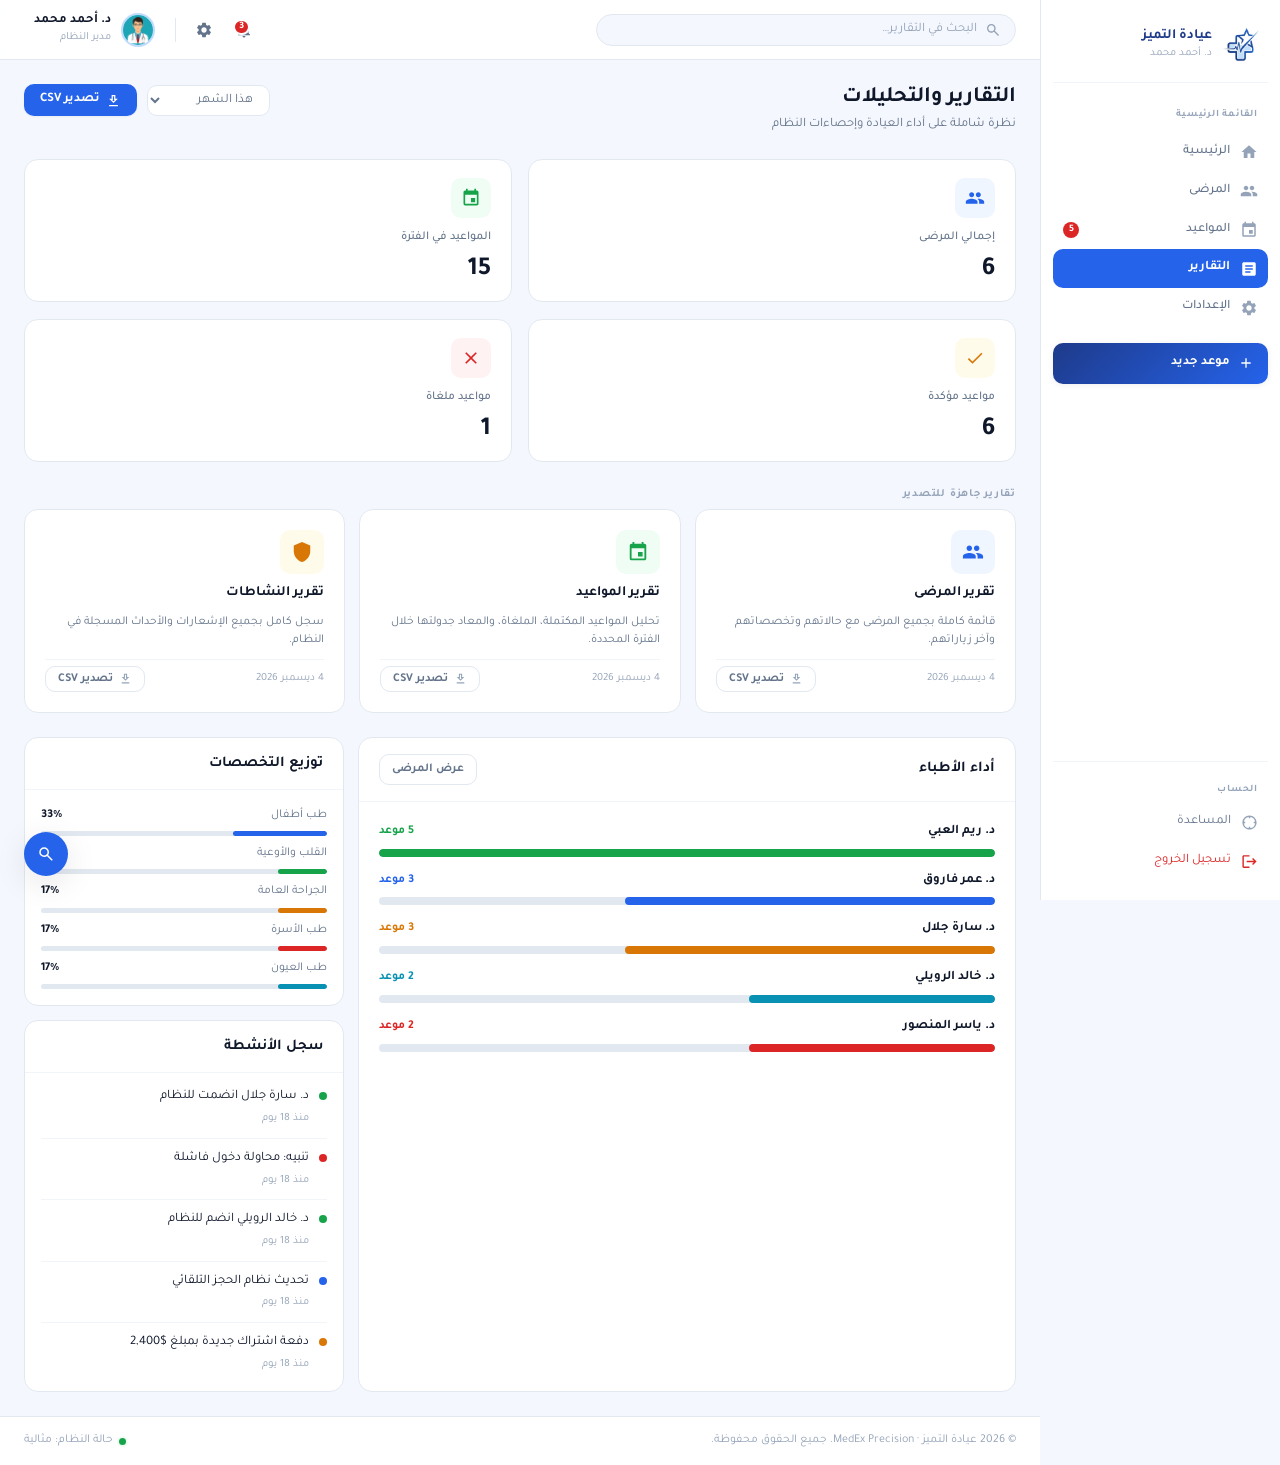
<file: reports.html>
<!DOCTYPE html>
<html lang="ar" dir="rtl">
<head>
    <meta charset="UTF-8">
    <meta name="viewport" content="width=device-width, initial-scale=1.0">
    <title>التقارير — عيادة التميز</title>
    <link rel="stylesheet" href="./assets/css/init.css">
    <link rel="stylesheet" href="./assets/css/style.css">
    <link rel="stylesheet" href="./assets/css/animation.css">
    <link rel="stylesheet" href="./assets/css/media.css">
    <link href="https://fonts.googleapis.com/css2?family=Tajawal:wght@300;400;500;700;800&display=swap" rel="stylesheet">
    <style>
        .notif-panel{display:none;position:absolute;top:44px;left:0;width:340px;background:var(--white);border:1px solid var(--border);border-radius:var(--radius-lg);box-shadow:var(--shadow-lg);z-index:500;animation:scaleIn .2s ease both;overflow:hidden;}
        .notif-panel.open{display:block;}
        .notif-badge-dot{position:absolute;top:7px;left:7px;min-width:16px;height:16px;background:var(--danger);color:#fff;font-size:10px;font-weight:700;border-radius:50px;display:none;align-items:center;justify-content:center;padding:0 4px;border:2px solid #fff;}
        .progress-bar{height:8px;background:var(--border);border-radius:var(--radius-full);overflow:hidden;margin-top:6px;}
        .progress-fill{height:100%;border-radius:var(--radius-full);transition:width .6s ease;}
        .metric-row{display:flex;align-items:center;justify-content:space-between;padding:10px 0;border-bottom:1px solid var(--border-light);}
        .metric-row:last-child{border-bottom:none;}
        .log-item{display:flex;align-items:flex-start;gap:10px;padding:10px 0;border-bottom:1px solid var(--border-light);}
        .log-item:last-child{border-bottom:none;}
        .log-dot{width:8px;height:8px;border-radius:50%;margin-top:5px;flex-shrink:0;}
        .analytics-row{display:grid;grid-template-columns:1fr 320px;gap:14px;}
        @media(max-width:900px){.analytics-row{grid-template-columns:1fr;}}
        .report-cards{display:grid;grid-template-columns:repeat(3,1fr);gap:14px;}
        @media(max-width:1024px){.report-cards{grid-template-columns:repeat(2,1fr);}}
        @media(max-width:640px){.report-cards{grid-template-columns:1fr;}}
        .report-card{background:var(--white);border:1px solid var(--border);border-radius:var(--radius-lg);padding:20px;display:flex;flex-direction:column;gap:10px;transition:all var(--transition);}
        .report-card:hover{border-color:var(--primary);box-shadow:var(--shadow-md);transform:translateY(-2px);}
        .report-card-icon{width:44px;height:44px;border-radius:var(--radius-md);display:flex;align-items:center;justify-content:center;}
        .report-card-icon svg{width:22px;height:22px;}
        .report-card-icon.blue{background:var(--primary-light);}
        .report-card-icon.blue svg{color:var(--primary);}
        .report-card-icon.green{background:var(--success-bg);}
        .report-card-icon.green svg{color:var(--success);}
        .report-card-icon.orange{background:var(--warning-bg);}
        .report-card-icon.orange svg{color:var(--warning);}
        .report-meta{display:flex;align-items:center;justify-content:space-between;font-size:11px;color:var(--text-muted);padding-top:6px;border-top:1px solid var(--border-light);}
    </style>
</head>
<body>

<aside class="sidebar" id="sidebar">
    <div class="sidebar-logo">
        <div class="logo-icon"><img src="./assets/imgs/loogoo.jpeg" alt=""></div>
        <div class="logo-text"><h2 class="js-clinic-name">عيادة التميز</h2><p class="js-doctor-name">د. أحمد محمد</p></div>
    </div>
    <span class="nav-label">القائمة الرئيسية</span>
    <nav class="sidebar-nav">
        <a href="index.html"><svg xmlns="http://www.w3.org/2000/svg" viewBox="0 0 24 24"><path fill="currentColor" d="M10 20v-6h4v6h5v-8h3L12 3L2 12h3v8z"/></svg><span>الرئيسية</span></a>
        <a href="patients.html"><svg xmlns="http://www.w3.org/2000/svg" viewBox="0 0 24 24"><path fill="currentColor" d="M16 11c1.66 0 2.99-1.34 2.99-3S17.66 5 16 5c-1.66 0-3 1.34-3 3s1.34 3 3 3m-8 0c1.66 0 2.99-1.34 2.99-3S9.66 5 8 5C6.34 5 5 6.34 5 8s1.34 3 3 3m0 2c-2.33 0-7 1.17-7 3.5V19h14v-2.5c0-2.33-4.67-3.5-7-3.5m8 0c-.29 0-.62.02-.97.05c1.16.84 1.97 1.97 1.97 3.45V19h6v-2.5c0-2.33-4.67-3.5-7-3.5"/></svg><span>المرضى</span></a>
        <a href="appointments.html"><svg xmlns="http://www.w3.org/2000/svg" viewBox="0 0 24 24"><path fill="currentColor" d="M17 12h-5v5h5v-5zM16 1v2H8V1H6v2H5c-1.11 0-1.99.9-1.99 2L3 19a2 2 0 0 0 2 2h14c1.1 0 2-.9 2-2V5c0-1.1-.9-2-2-2h-1V1h-2zm3 18H5V8h14v11z"/></svg><span>المواعيد</span><span class="notif-count js-apt-count" style="display:none"></span></a>
        <a href="reports.html" class="active"><svg xmlns="http://www.w3.org/2000/svg" viewBox="0 0 24 24"><path fill="currentColor" d="M19 3H5c-1.1 0-2 .9-2 2v14c0 1.1.9 2 2 2h14c1.1 0 2-.9 2-2V5c0-1.1-.9-2-2-2m-5 14H7v-2h7v2m3-4H7v-2h10v2m0-4H7V7h10v2"/></svg><span>التقارير</span></a>
        <a href="settings.html"><svg xmlns="http://www.w3.org/2000/svg" viewBox="0 0 24 24"><path fill="currentColor" d="M19.14 12.94c.04-.3.06-.61.06-.94c0-.32-.02-.64-.07-.94l2.03-1.58a.49.49 0 0 0 .12-.61l-1.92-3.32a.49.49 0 0 0-.59-.22l-2.39.96a7 7 0 0 0-1.62-.94l-.36-2.54a.484.484 0 0 0-.48-.41h-3.84c-.24 0-.43.17-.47.41l-.36 2.54c-.59.24-1.13.57-1.62.94l-2.39-.96a.47.47 0 0 0-.59.22L2.74 8.87a.47.47 0 0 0 .12.61l2.03 1.58c-.05.3-.09.63-.09.94s.02.64.07.94l-2.03 1.58a.49.49 0 0 0-.12.61l1.92 3.32c.12.22.37.29.59.22l2.39-.96c.5.38 1.03.7 1.62.94l.36 2.54c.05.24.24.41.48.41h3.84c.24 0 .44-.17.47-.41l.36-2.54c.59-.24 1.13-.56 1.62-.94l2.39.96c.22.08.47 0 .59-.22l1.92-3.32a.47.47 0 0 0-.12-.61zM12 15.6c-1.98 0-3.6-1.62-3.6-3.6s1.62-3.6 3.6-3.6s3.6 1.62 3.6 3.6s-1.62 3.6-3.6 3.6"/></svg><span>الإعدادات</span></a>
    </nav>
    <a href="appointments.html" class="sidebar-new-btn"><svg xmlns="http://www.w3.org/2000/svg" viewBox="0 0 24 24"><path fill="currentColor" d="M19 13h-6v6h-2v-6H5v-2h6V5h2v6h6z"/></svg><span>موعد جديد</span></a>
    <div class="sidebar-bottom">
        <span class="nav-label">الحساب</span>
        <a href="settings.html"><svg xmlns="http://www.w3.org/2000/svg" viewBox="0 0 24 24"><path fill="currentColor" d="M12 2C6.48 2 2 6.48 2 12s4.48 10 10 10s10-4.48 10-10S17.52 2 12 2m1 17.93V18h-2v1.93A8 8 0 0 1 4.07 13H6v-2H4.07A8 8 0 0 1 11 4.07V6h2V4.07A8 8 0 0 1 19.93 11H18v2h1.93A8 8 0 0 1 13 19.93"/></svg><span>المساعدة</span></a>
        <a href="#" class="logout"><svg xmlns="http://www.w3.org/2000/svg" viewBox="0 0 24 24"><path fill="currentColor" d="M17 7l-1.41 1.41L18.17 11H8v2h10.17l-2.58 2.58L17 17l5-5zM4 5h8V3H4c-1.1 0-2 .9-2 2v14c0 1.1.9 2 2 2h8v-2H4z"/></svg><span>تسجيل الخروج</span></a>
    </div>
</aside>
<div class="sidebar-overlay" id="sidebarOverlay"></div>

<div class="main-wrapper">
    <header class="topbar">
        <button class="topbar-burger" id="burgerBtn"><svg xmlns="http://www.w3.org/2000/svg" viewBox="0 0 24 24"><path fill="currentColor" d="M3 18h18v-2H3zm0-5h18v-2H3zm0-7v2h18V6z"/></svg></button>
        <div class="topbar-search">
            <div class="search-box">
                <svg xmlns="http://www.w3.org/2000/svg" viewBox="0 0 24 24"><path fill="currentColor" d="m19.6 21l-6.3-6.3q-.75.6-1.725.95T9.5 16q-2.725 0-4.612-1.888T3 9.5t1.888-4.612T9.5 3t4.613 1.888T16 9.5q0 1.1-.35 2.075T14.7 13.3l6.3 6.3zM9.5 14q1.875 0 3.188-1.312T14 9.5t-1.312-3.187T9.5 5T6.313 6.313T5 9.5t1.313 3.188T9.5 14"/></svg>
                <input type="text" id="globalSearch" placeholder="البحث في التقارير…">
            </div>
        </div>
        <div class="topbar-actions">
            <div style="position:relative;">
                <button class="topbar-icon-btn" id="notifBtn" title="الإشعارات">
                    <svg xmlns="http://www.w3.org/2000/svg" viewBox="0 0 24 24"><path fill="currentColor" d="M12 22c1.1 0 2-.9 2-2h-4c0 1.1.9 2 2 2m6-6v-5c0-3.07-1.64-5.64-4.5-6.32V4c0-.83-.67-1.5-1.5-1.5s-1.5.67-1.5 1.5v.68C7.63 5.36 6 7.92 6 11v5l-2 2v1h16v-1z"/></svg>
                    <span class="notif-badge-dot js-notif-badge">0</span>
                </button>
                <div class="notif-panel" id="notifPanel"></div>
            </div>
            <a href="settings.html" class="topbar-icon-btn" title="الإعدادات">
                <svg xmlns="http://www.w3.org/2000/svg" viewBox="0 0 24 24"><path fill="currentColor" d="M19.14 12.94c.04-.3.06-.61.06-.94c0-.32-.02-.64-.07-.94l2.03-1.58a.49.49 0 0 0 .12-.61l-1.92-3.32a.49.49 0 0 0-.59-.22l-2.39.96a7 7 0 0 0-1.62-.94l-.36-2.54a.484.484 0 0 0-.48-.41h-3.84c-.24 0-.43.17-.47.41l-.36 2.54c-.59.24-1.13.57-1.62.94l-2.39-.96a.47.47 0 0 0-.59.22L2.74 8.87a.47.47 0 0 0 .12.61l2.03 1.58c-.05.3-.09.63-.09.94s.02.64.07.94l-2.03 1.58a.49.49 0 0 0-.12.61l1.92 3.32c.12.22.37.29.59.22l2.39-.96c.5.38 1.03.7 1.62.94l.36 2.54c.05.24.24.41.48.41h3.84c.24 0 .44-.17.47-.41l.36-2.54c.59-.24 1.13-.56 1.62-.94l2.39.96c.22.08.47 0 .59-.22l1.92-3.32a.47.47 0 0 0-.12-.61zM12 15.6c-1.98 0-3.6-1.62-3.6-3.6s1.62-3.6 3.6-3.6s3.6 1.62 3.6 3.6s-1.62 3.6-3.6 3.6"/></svg>
            </a>
            <div class="topbar-divider"></div>
            <a href="settings.html" class="topbar-user">
                <div class="avatar"><img src="./assets/imgs/unnamed.png" alt=""></div>
                <div class="user-info"><div class="name js-doctor-name">د. أحمد محمد</div><div class="role">مدير النظام</div></div>
            </a>
        </div>
    </header>

    <main class="page-content">

        <div class="page-header">
            <div class="page-title"><h1>التقارير والتحليلات</h1><p>نظرة شاملة على أداء العيادة وإحصاءات النظام</p></div>
            <div class="header-actions">
                <select class="filter-select" id="periodFilter">
                    <option value="month">هذا الشهر</option>
                    <option value="lastmonth">الشهر الماضي</option>
                    <option value="3months">آخر 3 أشهر</option>
                    <option value="year">هذا العام</option>
                    <option value="all">الكل</option>
                </select>
                <button class="btn btn-primary" id="exportAllBtn">
                    <svg xmlns="http://www.w3.org/2000/svg" viewBox="0 0 24 24"><path fill="currentColor" d="M19 9h-4V3H9v6H5l7 7zm-8 2V5h2v6h1.17L12 13.17L9.83 11zm-6 8h14v2H5z"/></svg>
                    <span>تصدير CSV</span>
                </button>
            </div>
        </div>

        <!-- KPIs -->
        <div class="stats-grid">
            <div class="stat-card"><div class="stat-card-top"><div class="stat-card-icon blue"><svg xmlns="http://www.w3.org/2000/svg" viewBox="0 0 24 24"><path fill="currentColor" d="M16 11c1.66 0 2.99-1.34 2.99-3S17.66 5 16 5c-1.66 0-3 1.34-3 3s1.34 3 3 3m-8 0c1.66 0 2.99-1.34 2.99-3S9.66 5 8 5C6.34 5 5 6.34 5 8s1.34 3 3 3m0 2c-2.33 0-7 1.17-7 3.5V19h14v-2.5c0-2.33-4.67-3.5-7-3.5m8 0c-.29 0-.62.02-.97.05c1.16.84 1.97 1.97 1.97 3.45V19h6v-2.5c0-2.33-4.67-3.5-7-3.5"/></svg></div></div><div class="stat-card-label">إجمالي المرضى</div><div class="stat-card-value" id="kpiPatients">—</div></div>
            <div class="stat-card"><div class="stat-card-top"><div class="stat-card-icon green"><svg xmlns="http://www.w3.org/2000/svg" viewBox="0 0 24 24"><path fill="currentColor" d="M17 12h-5v5h5v-5zM16 1v2H8V1H6v2H5c-1.11 0-1.99.9-1.99 2L3 19a2 2 0 0 0 2 2h14c1.1 0 2-.9 2-2V5c0-1.1-.9-2-2-2h-1V1h-2zm3 18H5V8h14v11z"/></svg></div></div><div class="stat-card-label">المواعيد في الفترة</div><div class="stat-card-value" id="kpiApts">—</div></div>
            <div class="stat-card"><div class="stat-card-top"><div class="stat-card-icon orange"><svg xmlns="http://www.w3.org/2000/svg" viewBox="0 0 24 24"><path fill="currentColor" d="M9 16.2L4.8 12l-1.4 1.4L9 19L21 7l-1.4-1.4z"/></svg></div></div><div class="stat-card-label">مواعيد مؤكدة</div><div class="stat-card-value" id="kpiConfirmed">—</div></div>
            <div class="stat-card"><div class="stat-card-top"><div class="stat-card-icon red"><svg xmlns="http://www.w3.org/2000/svg" viewBox="0 0 24 24"><path fill="currentColor" d="M19 6.41L17.59 5L12 10.59L6.41 5L5 6.41L10.59 12L5 17.59L6.41 19L12 13.41L17.59 19L19 17.59L13.41 12z"/></svg></div></div><div class="stat-card-label">مواعيد ملغاة</div><div class="stat-card-value" id="kpiCancelled">—</div></div>
        </div>

        <!-- Report Templates -->
        <div>
            <p class="section-label">تقارير جاهزة للتصدير</p>
            <div class="report-cards">
                <div class="report-card">
                    <div class="report-card-icon blue"><svg xmlns="http://www.w3.org/2000/svg" viewBox="0 0 24 24"><path fill="currentColor" d="M16 11c1.66 0 2.99-1.34 2.99-3S17.66 5 16 5c-1.66 0-3 1.34-3 3s1.34 3 3 3m-8 0c1.66 0 2.99-1.34 2.99-3S9.66 5 8 5C6.34 5 5 6.34 5 8s1.34 3 3 3m0 2c-2.33 0-7 1.17-7 3.5V19h14v-2.5c0-2.33-4.67-3.5-7-3.5m8 0c-.29 0-.62.02-.97.05c1.16.84 1.97 1.97 1.97 3.45V19h6v-2.5c0-2.33-4.67-3.5-7-3.5"/></svg></div>
                    <h4>تقرير المرضى</h4>
                    <p>قائمة كاملة بجميع المرضى مع حالاتهم وتخصصاتهم وآخر زياراتهم.</p>
                    <div class="report-meta">
                        <span id="patientsReportDate">—</span>
                        <button class="btn btn-outline btn-sm" id="exportPatientsBtn">
                            <svg xmlns="http://www.w3.org/2000/svg" viewBox="0 0 24 24"><path fill="currentColor" d="M19 9h-4V3H9v6H5l7 7zm-8 2V5h2v6h1.17L12 13.17L9.83 11zm-6 8h14v2H5z"/></svg>
                            تصدير CSV
                        </button>
                    </div>
                </div>
                <div class="report-card">
                    <div class="report-card-icon green"><svg xmlns="http://www.w3.org/2000/svg" viewBox="0 0 24 24"><path fill="currentColor" d="M17 12h-5v5h5v-5zM16 1v2H8V1H6v2H5c-1.11 0-1.99.9-1.99 2L3 19a2 2 0 0 0 2 2h14c1.1 0 2-.9 2-2V5c0-1.1-.9-2-2-2h-1V1h-2zm3 18H5V8h14v11z"/></svg></div>
                    <h4>تقرير المواعيد</h4>
                    <p>تحليل المواعيد المكتملة، الملغاة، والمعاد جدولتها خلال الفترة المحددة.</p>
                    <div class="report-meta">
                        <span id="aptsReportDate">—</span>
                        <button class="btn btn-outline btn-sm" id="exportAptsBtn">
                            <svg xmlns="http://www.w3.org/2000/svg" viewBox="0 0 24 24"><path fill="currentColor" d="M19 9h-4V3H9v6H5l7 7zm-8 2V5h2v6h1.17L12 13.17L9.83 11zm-6 8h14v2H5z"/></svg>
                            تصدير CSV
                        </button>
                    </div>
                </div>
                <div class="report-card">
                    <div class="report-card-icon orange"><svg xmlns="http://www.w3.org/2000/svg" viewBox="0 0 24 24"><path fill="currentColor" d="M12 1L3 5v6c0 5.55 3.84 10.74 9 12c5.16-1.26 9-6.45 9-12V5z"/></svg></div>
                    <h4>تقرير النشاطات</h4>
                    <p>سجل كامل بجميع الإشعارات والأحداث المسجلة في النظام.</p>
                    <div class="report-meta">
                        <span id="notifReportDate">—</span>
                        <button class="btn btn-outline btn-sm" id="exportNotifBtn">
                            <svg xmlns="http://www.w3.org/2000/svg" viewBox="0 0 24 24"><path fill="currentColor" d="M19 9h-4V3H9v6H5l7 7zm-8 2V5h2v6h1.17L12 13.17L9.83 11zm-6 8h14v2H5z"/></svg>
                            تصدير CSV
                        </button>
                    </div>
                </div>
            </div>
        </div>

        <!-- Analytics -->
        <div class="analytics-row">
            <div class="card">
                <div class="card-header">
                    <h3>أداء الأطباء</h3>
                    <a href="patients.html" class="btn btn-outline btn-sm">عرض المرضى</a>
                </div>
                <div class="card-body" id="doctorPerformance" style="display:flex;flex-direction:column;gap:14px;"></div>
            </div>

            <div style="display:flex;flex-direction:column;gap:14px;">
                <!-- Specialty breakdown -->
                <div class="card">
                    <div class="card-header"><h3>توزيع التخصصات</h3></div>
                    <div class="card-body" id="specialtyBreakdown" style="display:flex;flex-direction:column;gap:8px;padding:16px;"></div>
                </div>
                <!-- Activity log -->
                <div class="card">
                    <div class="card-header"><h3>سجل الأنشطة</h3></div>
                    <div style="padding:4px 16px 8px;" id="activityLog"></div>
                </div>
            </div>
        </div>

    </main>

    <footer class="site-footer">
        <span>© 2026 عيادة التميز · MedEx Precision. جميع الحقوق محفوظة.</span>
        <div class="footer-status"><span class="status-dot">حالة النظام: مثالية</span></div>
    </footer>
</div>

<button class="float-search" id="floatSearch" title="بحث سريع"><svg xmlns="http://www.w3.org/2000/svg" viewBox="0 0 24 24"><path fill="currentColor" d="m19.6 21l-6.3-6.3q-.75.6-1.725.95T9.5 16q-2.725 0-4.612-1.888T3 9.5t1.888-4.612T9.5 3t4.613 1.888T16 9.5q0 1.1-.35 2.075T14.7 13.3l6.3 6.3zM9.5 14q1.875 0 3.188-1.312T14 9.5t-1.312-3.187T9.5 5T6.313 6.313T5 9.5t1.313 3.188T9.5 14"/></svg></button>

<script src="./assets/js/data.js"></script>
<script src="./assets/js/notifications.js"></script>
<script src="./assets/js/main.js"></script>
<script>
(function () {

    // ── Period filter helper ──────────────────
    function getDateRange(period) {
        const now = new Date();
        const y = now.getFullYear(), m = now.getMonth();
        switch (period) {
            case 'month':     return { from: new Date(y, m, 1), to: now };
            case 'lastmonth': return { from: new Date(y, m-1, 1), to: new Date(y, m, 0) };
            case '3months':   return { from: new Date(y, m-2, 1), to: now };
            case 'year':      return { from: new Date(y, 0, 1), to: now };
            default:          return { from: new Date(2000, 0, 1), to: now };
        }
    }

    function inRange(isoDate, range) {
        const d = new Date(isoDate);
        return d >= range.from && d <= range.to;
    }

    // ── Update KPIs ───────────────────────────
    function updateKPIs(period) {
        const range = getDateRange(period);
        const pts   = DB.getPatients();
        const apts  = DB.getAppointments().filter(a => inRange(a.date, range));
        document.getElementById('kpiPatients').textContent   = pts.length;
        document.getElementById('kpiApts').textContent       = apts.length;
        document.getElementById('kpiConfirmed').textContent  = apts.filter(a => a.status === 'confirmed').length;
        document.getElementById('kpiCancelled').textContent  = apts.filter(a => a.status === 'cancelled').length;
    }

    // ── Doctor performance ────────────────────
    function renderDoctorPerformance(period) {
        const range = getDateRange(period);
        const apts  = DB.getAppointments().filter(a => inRange(a.date, range));
        const map   = {};
        apts.forEach(a => { map[a.doctor] = (map[a.doctor] || 0) + 1; });
        const sorted = Object.entries(map).sort((x,y) => y[1]-x[1]);
        const max = sorted[0]?.[1] || 1;
        const colors = ['var(--success)', 'var(--primary)', 'var(--warning)', 'var(--info)', 'var(--danger)'];
        const el = document.getElementById('doctorPerformance');
        el.innerHTML = '';
        if (!sorted.length) {
            el.innerHTML = '<div style="text-align:center;padding:24px;color:var(--text-muted);font-size:13px;">لا توجد بيانات في هذه الفترة</div>';
            return;
        }
        sorted.forEach(([doc, count], i) => {
            const pct = Math.round((count / max) * 100);
            el.innerHTML += `
                <div>
                    <div style="display:flex;justify-content:space-between;margin-bottom:5px;">
                        <span style="font-size:13px;font-weight:600;">${doc}</span>
                        <span style="font-size:12px;font-weight:700;color:${colors[i%colors.length]};">${count} موعد</span>
                    </div>
                    <div class="progress-bar"><div class="progress-fill" style="width:${pct}%;background:${colors[i%colors.length]};"></div></div>
                </div>`;
        });
    }

    // ── Specialty breakdown ───────────────────
    function renderSpecialties() {
        const pts = DB.getPatients();
        const map = {};
        pts.forEach(p => { if (p.specialty) map[p.specialty] = (map[p.specialty]||0) + 1; });
        const total = pts.length || 1;
        const colors = ['var(--primary)', 'var(--success)', 'var(--warning)', 'var(--danger)', 'var(--info)'];
        const el = document.getElementById('specialtyBreakdown');
        el.innerHTML = '';
        Object.entries(map).sort((a,b)=>b[1]-a[1]).forEach(([spec, count], i) => {
            const pct = Math.round((count / total) * 100);
            el.innerHTML += `
                <div>
                    <div style="display:flex;justify-content:space-between;margin-bottom:4px;">
                        <span style="font-size:12px;color:var(--text-secondary);">${spec}</span>
                        <span style="font-size:12px;font-weight:600;color:var(--text-primary);">${pct}%</span>
                    </div>
                    <div class="progress-bar" style="height:5px;"><div class="progress-fill" style="width:${pct}%;background:${colors[i%colors.length]};"></div></div>
                </div>`;
        });
        if (!Object.keys(map).length) el.innerHTML = '<div style="font-size:13px;color:var(--text-muted);">لا توجد بيانات</div>';
    }

    // ── Activity log ──────────────────────────
    function renderActivityLog() {
        const notifs = DB.getNotifications().slice(0, 6);
        const el = document.getElementById('activityLog');
        const dotColor = { success:'var(--success)', danger:'var(--danger)', info:'var(--primary)', warning:'var(--warning)' };
        el.innerHTML = '';
        if (!notifs.length) { el.innerHTML = '<div style="padding:16px;font-size:13px;color:var(--text-muted);">لا توجد نشاطات</div>'; return; }
        notifs.forEach(n => {
            const diff = Date.now() - new Date(n.time).getTime();
            const m = Math.floor(diff/60000);
            const ago = m < 1 ? 'الآن' : m < 60 ? `منذ ${m} دقيقة` : m < 1440 ? `منذ ${Math.floor(m/60)} ساعة` : `منذ ${Math.floor(m/1440)} يوم`;
            el.innerHTML += `
                <div class="log-item">
                    <div class="log-dot" style="background:${dotColor[n.type]||'var(--primary)'};"></div>
                    <div>
                        <div style="font-size:13px;color:var(--text-primary);">${n.title}</div>
                        <div style="font-size:11px;color:var(--text-muted);margin-top:2px;">${ago}</div>
                    </div>
                </div>`;
        });
    }

    // ── Report dates ──────────────────────────
    function updateReportDates() {
        const today = DB.formatDate(new Date().toISOString().slice(0,10));
        document.getElementById('patientsReportDate').textContent = today;
        document.getElementById('aptsReportDate').textContent     = today;
        document.getElementById('notifReportDate').textContent    = today;
    }

    // ── CSV export helper ─────────────────────
    function exportCSV(rows, filename) {
        const csv = rows.map(r => r.map(c => `"${String(c).replace(/"/g,'""')}"`).join(',')).join('\n');
        const a = document.createElement('a');
        a.href = 'data:text/csv;charset=utf-8,\uFEFF' + encodeURIComponent(csv);
        a.download = filename; a.click();
    }

    // ── Render all with period ────────────────
    function renderAll(period) {
        updateKPIs(period);
        renderDoctorPerformance(period);
        renderSpecialties();
        renderActivityLog();
    }

    // ── Event listeners ───────────────────────
    document.getElementById('periodFilter').addEventListener('change', function () {
        renderAll(this.value);
    });

    document.getElementById('exportAllBtn').addEventListener('click', () => {
        const period = document.getElementById('periodFilter').value;
        const range  = getDateRange(period);
        const pts    = DB.getPatients();
        const apts   = DB.getAppointments().filter(a => inRange(a.date, range));
        const today  = new Date().toISOString().slice(0,10);
        const rows = [
            ['تقرير عيادة التميز — ' + today],
            ['الفترة', document.getElementById('periodFilter').options[document.getElementById('periodFilter').selectedIndex].text],
            [],
            ['إجمالي المرضى', pts.length, 'المواعيد في الفترة', apts.length],
            ['مواعيد مؤكدة', apts.filter(a=>a.status==='confirmed').length, 'مواعيد ملغاة', apts.filter(a=>a.status==='cancelled').length],
            [],
            ['رقم المريض','الاسم','التخصص','الطبيب','آخر زيارة','الحالة'],
            ...pts.map(p => [p.id, p.firstName+' '+p.lastName, p.specialty||'', p.doctor||'', p.lastVisit||'', DB.statusLabel(p.status)])
        ];
        exportCSV(rows, 'full-report-' + today + '.csv');
        showToast('تم تصدير التقرير الكامل بنجاح', 'success');
    });

    document.getElementById('exportPatientsBtn').addEventListener('click', () => {
        const pts = DB.getPatients();
        const rows = [
            ['رقم المريض','الاسم الأول','اسم العائلة','العمر','الجوال','البريد','التخصص','الطبيب','آخر زيارة','الحالة'],
            ...pts.map(p => [p.id, p.firstName, p.lastName, p.age||'', p.phone||'', p.email||'', p.specialty||'', p.doctor||'', p.lastVisit||'', DB.statusLabel(p.status)])
        ];
        exportCSV(rows, 'patients-' + new Date().toISOString().slice(0,10) + '.csv');
        showToast('تم تصدير بيانات المرضى', 'success');
    });

    document.getElementById('exportAptsBtn').addEventListener('click', () => {
        const period = document.getElementById('periodFilter').value;
        const range  = getDateRange(period);
        const apts   = DB.getAppointments().filter(a => inRange(a.date, range));
        const rows = [
            ['رقم الموعد','اسم المريض','الطبيب','التخصص','التاريخ','الوقت','المدة','النوع','الحالة'],
            ...apts.map(a => [a.id, a.patientName, a.doctor, a.specialty||'', a.date, a.time, a.duration, a.type||'', DB.statusLabel(a.status)])
        ];
        exportCSV(rows, 'appointments-' + new Date().toISOString().slice(0,10) + '.csv');
        showToast('تم تصدير بيانات المواعيد', 'success');
    });

    document.getElementById('exportNotifBtn').addEventListener('click', () => {
        const notifs = DB.getNotifications();
        const rows = [
            ['الرقم','العنوان','التفاصيل','النوع','الوقت','مقروء'],
            ...notifs.map(n => [n.id, n.title, n.body||'', n.type, n.time, n.read ? 'نعم' : 'لا'])
        ];
        exportCSV(rows, 'activities-' + new Date().toISOString().slice(0,10) + '.csv');
        showToast('تم تصدير سجل النشاطات', 'success');
    });

    // ── Init ──────────────────────────────────
    renderAll('month');
    updateReportDates();

})();
</script>
</body>
</html>
</file>
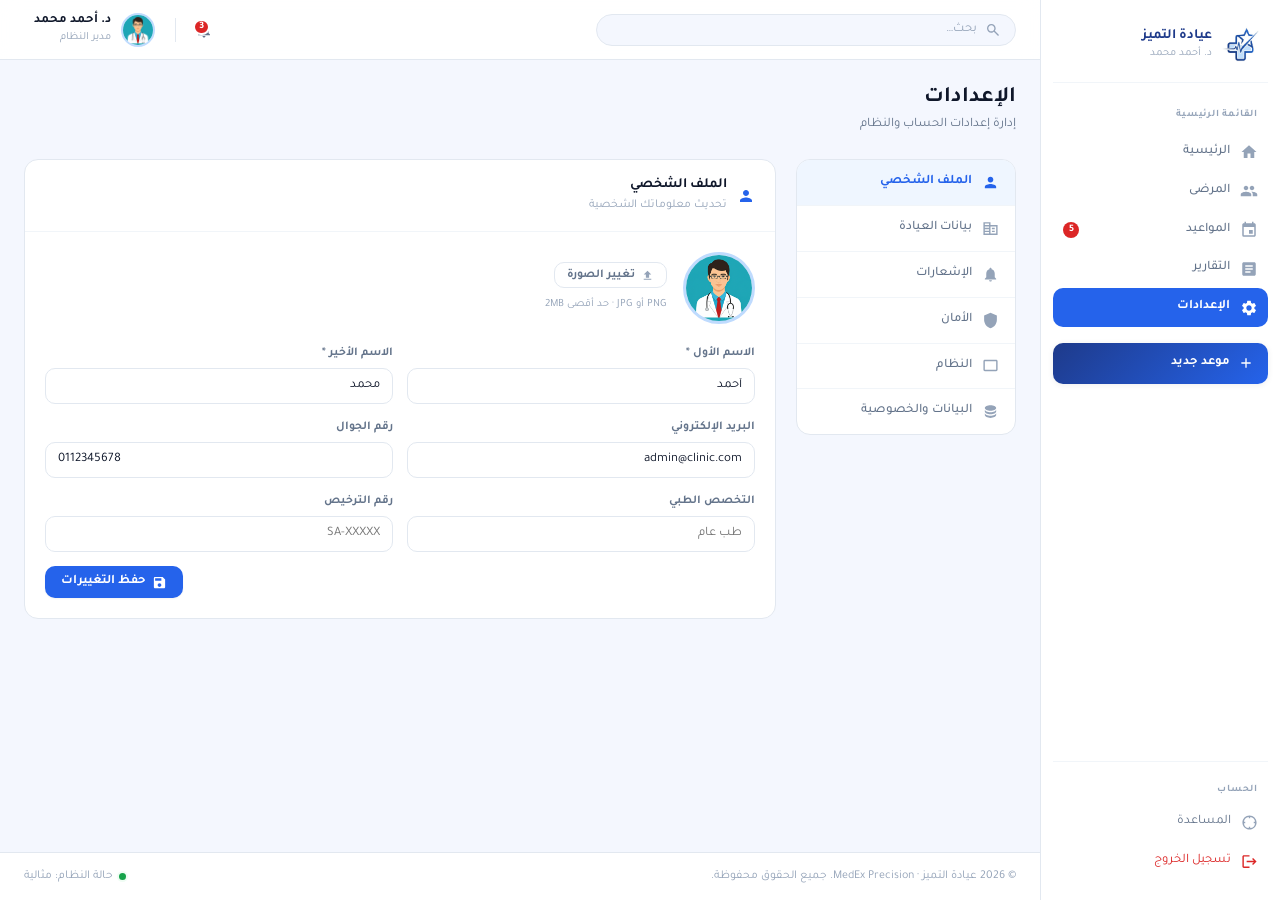
<file: settings.html>
<!DOCTYPE html>
<html lang="ar" dir="rtl">
<head>
    <meta charset="UTF-8">
    <meta name="viewport" content="width=device-width, initial-scale=1.0">
    <title>الإعدادات — عيادة التميز</title>
    <link rel="stylesheet" href="./assets/css/init.css">
    <link rel="stylesheet" href="./assets/css/style.css">
    <link rel="stylesheet" href="./assets/css/animation.css">
    <link rel="stylesheet" href="./assets/css/media.css">
    <link href="https://fonts.googleapis.com/css2?family=Tajawal:wght@300;400;500;700;800&display=swap" rel="stylesheet">
    <style>
        .notif-panel{display:none;position:absolute;top:44px;left:0;width:340px;background:var(--white);border:1px solid var(--border);border-radius:var(--radius-lg);box-shadow:var(--shadow-lg);z-index:500;overflow:hidden;}
        .notif-panel.open{display:block;}
        .notif-badge-dot{position:absolute;top:7px;left:7px;min-width:16px;height:16px;background:var(--danger);color:#fff;font-size:10px;font-weight:700;border-radius:50px;display:none;align-items:center;justify-content:center;padding:0 4px;border:2px solid #fff;}
        .settings-layout{display:grid;grid-template-columns:220px 1fr;gap:20px;align-items:start;}
        @media(max-width:768px){.settings-layout{grid-template-columns:1fr;}}
        .settings-nav{background:var(--white);border:1px solid var(--border);border-radius:var(--radius-lg);overflow:hidden;position:sticky;top:76px;}
        .s-nav-item{display:flex;align-items:center;gap:10px;padding:12px 16px;font-size:13px;font-weight:500;color:var(--text-secondary);cursor:pointer;border-bottom:1px solid var(--border-light);transition:background .2s,color .2s;}
        .s-nav-item:last-child{border-bottom:none;}
        .s-nav-item svg{width:17px;height:17px;color:var(--text-muted);flex-shrink:0;}
        .s-nav-item:hover{background:var(--bg);color:var(--text-primary);}
        .s-nav-item.active{background:var(--primary-light);color:var(--primary);font-weight:700;}
        .s-nav-item.active svg{color:var(--primary);}
        .s-panel{display:none;}
        .s-panel.active{display:flex;flex-direction:column;gap:16px;}
        .s-section{background:var(--white);border:1px solid var(--border);border-radius:var(--radius-lg);overflow:hidden;}
        .s-hdr{padding:16px 20px;border-bottom:1px solid var(--border-light);display:flex;align-items:center;gap:10px;}
        .s-hdr svg{width:18px;height:18px;color:var(--primary);flex-shrink:0;}
        .s-hdr h3{font-size:14px;font-weight:700;}
        .s-hdr p{font-size:12px;color:var(--text-muted);margin-top:1px;}
        .s-body{padding:20px;}
        .fr2{display:grid;grid-template-columns:1fr 1fr;gap:14px;margin-bottom:14px;}
        .fr1{display:grid;grid-template-columns:1fr;gap:14px;margin-bottom:14px;}
        @media(max-width:600px){.fr2{grid-template-columns:1fr;}}
        .fg{display:flex;flex-direction:column;gap:5px;}
        .fg label{font-size:12px;font-weight:600;color:var(--text-secondary);}
        .fg input,.fg select,.fg textarea{padding:9px 12px;border:1px solid var(--border);border-radius:var(--radius-md);font-size:13px;font-family:var(--font);color:var(--text-primary);background:var(--white);transition:border-color .2s,box-shadow .2s;}
        .fg input:focus,.fg select:focus,.fg textarea:focus{border-color:var(--primary);box-shadow:0 0 0 3px rgba(37,99,235,.08);outline:none;}
        .fg.has-error input,.fg.has-error select{border-color:var(--danger);}
        .fg .err{font-size:11px;color:var(--danger);display:none;margin-top:2px;}
        .fg.has-error .err{display:block;}
        .toggle-row{display:flex;align-items:center;justify-content:space-between;padding:12px 0;border-bottom:1px solid var(--border-light);}
        .toggle-row:last-child{border-bottom:none;}
        .tl h5{font-size:13px;font-weight:600;}
        .tl p{font-size:12px;color:var(--text-muted);margin-top:2px;}
        .tsw{position:relative;width:42px;height:24px;flex-shrink:0;}
        .tsw input{opacity:0;width:0;height:0;position:absolute;}
        .tslider{position:absolute;inset:0;background:var(--border);border-radius:50px;cursor:pointer;transition:background .2s;}
        .tslider::before{content:'';position:absolute;width:18px;height:18px;left:3px;top:3px;background:#fff;border-radius:50%;transition:transform .2s;box-shadow:0 1px 3px rgba(0,0,0,.2);}
        .tsw input:checked+.tslider{background:var(--primary);}
        .tsw input:checked+.tslider::before{transform:translateX(18px);}
        .pw-bar{height:4px;border-radius:2px;background:var(--border);overflow:hidden;margin-top:6px;}
        .pw-fill{height:100%;border-radius:2px;width:0;transition:width .3s,background .3s;}
        .av-row{display:flex;align-items:center;gap:16px;margin-bottom:20px;}
        .av-big{width:72px;height:72px;border-radius:50%;background:var(--primary-light);display:flex;align-items:center;justify-content:center;font-size:22px;font-weight:700;color:var(--primary);flex-shrink:0;border:3px solid var(--primary-mid);overflow:hidden;}
        .av-big img{width:100%;height:100%;object-fit:cover;}
        .sys-row{display:flex;justify-content:space-between;align-items:center;padding:10px 0;border-bottom:1px solid var(--border-light);}
        .sys-row:last-child{border-bottom:none;}
        .session-row{display:flex;align-items:center;justify-content:space-between;padding:12px;background:var(--bg);border-radius:var(--radius-md);margin-bottom:8px;}
        .session-row:last-child{margin-bottom:0;}
        .danger-zone{border:1px solid var(--danger-border);border-radius:var(--radius-lg);padding:16px 20px;background:var(--danger-bg);}
        .danger-zone h4{color:var(--danger);font-size:14px;margin-bottom:6px;}
        .danger-zone p{font-size:12px;color:var(--text-secondary);margin-bottom:12px;line-height:1.6;}
        .save-row{display:flex;justify-content:flex-end;margin-top:14px;}
    </style>
</head>
<body>

<aside class="sidebar" id="sidebar">
    <div class="sidebar-logo">
        <div class="logo-icon"><img src="./assets/imgs/loogoo.jpeg" alt=""></div>
        <div class="logo-text"><h2 class="js-clinic-name">عيادة التميز</h2><p class="js-doctor-name">د. أحمد محمد</p></div>
    </div>
    <span class="nav-label">القائمة الرئيسية</span>
    <nav class="sidebar-nav">
        <a href="index.html"><svg xmlns="http://www.w3.org/2000/svg" viewBox="0 0 24 24"><path fill="currentColor" d="M10 20v-6h4v6h5v-8h3L12 3L2 12h3v8z"/></svg><span>الرئيسية</span></a>
        <a href="patients.html"><svg xmlns="http://www.w3.org/2000/svg" viewBox="0 0 24 24"><path fill="currentColor" d="M16 11c1.66 0 2.99-1.34 2.99-3S17.66 5 16 5c-1.66 0-3 1.34-3 3s1.34 3 3 3m-8 0c1.66 0 2.99-1.34 2.99-3S9.66 5 8 5C6.34 5 5 6.34 5 8s1.34 3 3 3m0 2c-2.33 0-7 1.17-7 3.5V19h14v-2.5c0-2.33-4.67-3.5-7-3.5m8 0c-.29 0-.62.02-.97.05c1.16.84 1.97 1.97 1.97 3.45V19h6v-2.5c0-2.33-4.67-3.5-7-3.5"/></svg><span>المرضى</span></a>
        <a href="appointments.html"><svg xmlns="http://www.w3.org/2000/svg" viewBox="0 0 24 24"><path fill="currentColor" d="M17 12h-5v5h5v-5zM16 1v2H8V1H6v2H5c-1.11 0-1.99.9-1.99 2L3 19a2 2 0 0 0 2 2h14c1.1 0 2-.9 2-2V5c0-1.1-.9-2-2-2h-1V1h-2zm3 18H5V8h14v11z"/></svg><span>المواعيد</span><span class="notif-count js-apt-count" style="display:none"></span></a>
        <a href="reports.html"><svg xmlns="http://www.w3.org/2000/svg" viewBox="0 0 24 24"><path fill="currentColor" d="M19 3H5c-1.1 0-2 .9-2 2v14c0 1.1.9 2 2 2h14c1.1 0 2-.9 2-2V5c0-1.1-.9-2-2-2m-5 14H7v-2h7v2m3-4H7v-2h10v2m0-4H7V7h10v2"/></svg><span>التقارير</span></a>
        <a href="settings.html" class="active"><svg xmlns="http://www.w3.org/2000/svg" viewBox="0 0 24 24"><path fill="currentColor" d="M19.14 12.94c.04-.3.06-.61.06-.94c0-.32-.02-.64-.07-.94l2.03-1.58a.49.49 0 0 0 .12-.61l-1.92-3.32a.49.49 0 0 0-.59-.22l-2.39.96a7 7 0 0 0-1.62-.94l-.36-2.54a.484.484 0 0 0-.48-.41h-3.84c-.24 0-.43.17-.47.41l-.36 2.54c-.59.24-1.13.57-1.62.94l-2.39-.96a.47.47 0 0 0-.59.22L2.74 8.87a.47.47 0 0 0 .12.61l2.03 1.58c-.05.3-.09.63-.09.94s.02.64.07.94l-2.03 1.58a.49.49 0 0 0-.12.61l1.92 3.32c.12.22.37.29.59.22l2.39-.96c.5.38 1.03.7 1.62.94l.36 2.54c.05.24.24.41.48.41h3.84c.24 0 .44-.17.47-.41l.36-2.54c.59-.24 1.13-.56 1.62-.94l2.39.96c.22.08.47 0 .59-.22l1.92-3.32a.47.47 0 0 0-.12-.61zM12 15.6c-1.98 0-3.6-1.62-3.6-3.6s1.62-3.6 3.6-3.6s3.6 1.62 3.6 3.6s-1.62 3.6-3.6 3.6"/></svg><span>الإعدادات</span></a>
    </nav>
    <a href="appointments.html" class="sidebar-new-btn"><svg xmlns="http://www.w3.org/2000/svg" viewBox="0 0 24 24"><path fill="currentColor" d="M19 13h-6v6h-2v-6H5v-2h6V5h2v6h6z"/></svg><span>موعد جديد</span></a>
    <div class="sidebar-bottom">
        <span class="nav-label">الحساب</span>
        <a href="settings.html"><svg xmlns="http://www.w3.org/2000/svg" viewBox="0 0 24 24"><path fill="currentColor" d="M12 2C6.48 2 2 6.48 2 12s4.48 10 10 10s10-4.48 10-10S17.52 2 12 2m1 17.93V18h-2v1.93A8 8 0 0 1 4.07 13H6v-2H4.07A8 8 0 0 1 11 4.07V6h2V4.07A8 8 0 0 1 19.93 11H18v2h1.93A8 8 0 0 1 13 19.93"/></svg><span>المساعدة</span></a>
        <a href="#" class="logout"><svg xmlns="http://www.w3.org/2000/svg" viewBox="0 0 24 24"><path fill="currentColor" d="M17 7l-1.41 1.41L18.17 11H8v2h10.17l-2.58 2.58L17 17l5-5zM4 5h8V3H4c-1.1 0-2 .9-2 2v14c0 1.1.9 2 2 2h8v-2H4z"/></svg><span>تسجيل الخروج</span></a>
    </div>
</aside>
<div class="sidebar-overlay" id="sidebarOverlay"></div>

<div class="main-wrapper">
    <header class="topbar">
        <button class="topbar-burger" id="burgerBtn"><svg xmlns="http://www.w3.org/2000/svg" viewBox="0 0 24 24"><path fill="currentColor" d="M3 18h18v-2H3zm0-5h18v-2H3zm0-7v2h18V6z"/></svg></button>
        <div class="topbar-search">
            <div class="search-box">
                <svg xmlns="http://www.w3.org/2000/svg" viewBox="0 0 24 24"><path fill="currentColor" d="m19.6 21l-6.3-6.3q-.75.6-1.725.95T9.5 16q-2.725 0-4.612-1.888T3 9.5t1.888-4.612T9.5 3t4.613 1.888T16 9.5q0 1.1-.35 2.075T14.7 13.3l6.3 6.3zM9.5 14q1.875 0 3.188-1.312T14 9.5t-1.312-3.187T9.5 5T6.313 6.313T5 9.5t1.313 3.188T9.5 14"/></svg>
                <input type="text" id="globalSearch" placeholder="بحث…">
            </div>
        </div>
        <div class="topbar-actions">
            <div style="position:relative;">
                <button class="topbar-icon-btn" id="notifBtn" title="الإشعارات">
                    <svg xmlns="http://www.w3.org/2000/svg" viewBox="0 0 24 24"><path fill="currentColor" d="M12 22c1.1 0 2-.9 2-2h-4c0 1.1.9 2 2 2m6-6v-5c0-3.07-1.64-5.64-4.5-6.32V4c0-.83-.67-1.5-1.5-1.5s-1.5.67-1.5 1.5v.68C7.63 5.36 6 7.92 6 11v5l-2 2v1h16v-1z"/></svg>
                    <span class="notif-badge-dot js-notif-badge">0</span>
                </button>
                <div class="notif-panel" id="notifPanel"></div>
            </div>
            <div class="topbar-divider"></div>
            <div class="topbar-user" style="cursor:default;">
                <div class="avatar"><img src="./assets/imgs/unnamed.png" alt="" id="topbarAvatar"></div>
                <div class="user-info"><div class="name js-doctor-name">د. أحمد محمد</div><div class="role">مدير النظام</div></div>
            </div>
        </div>
    </header>

    <main class="page-content">
        <div class="page-header">
            <div class="page-title"><h1>الإعدادات</h1><p>إدارة إعدادات الحساب والنظام</p></div>
        </div>

        <div class="settings-layout">

            <!-- NAV -->
            <div class="settings-nav">
                <div class="s-nav-item active" data-panel="profile"><svg xmlns="http://www.w3.org/2000/svg" viewBox="0 0 24 24"><path fill="currentColor" d="M12 12c2.21 0 4-1.79 4-4s-1.79-4-4-4s-4 1.79-4 4s1.79 4 4 4m0 2c-2.67 0-8 1.34-8 4v2h16v-2c0-2.66-5.33-4-8-4"/></svg>الملف الشخصي</div>
                <div class="s-nav-item" data-panel="clinic"><svg xmlns="http://www.w3.org/2000/svg" viewBox="0 0 24 24"><path fill="currentColor" d="M12 7V3H2v18h20V7zm-2 12H4v-2h6zm0-4H4v-2h6zm0-4H4V9h6zm0-4H4V5h6zm10 12h-8V9h8zm-2-8h-4v2h4zm0 4h-4v2h4z"/></svg>بيانات العيادة</div>
                <div class="s-nav-item" data-panel="notifications"><svg xmlns="http://www.w3.org/2000/svg" viewBox="0 0 24 24"><path fill="currentColor" d="M12 22c1.1 0 2-.9 2-2h-4c0 1.1.9 2 2 2m6-6v-5c0-3.07-1.64-5.64-4.5-6.32V4c0-.83-.67-1.5-1.5-1.5s-1.5.67-1.5 1.5v.68C7.63 5.36 6 7.92 6 11v5l-2 2v1h16v-1z"/></svg>الإشعارات</div>
                <div class="s-nav-item" data-panel="security"><svg xmlns="http://www.w3.org/2000/svg" viewBox="0 0 24 24"><path fill="currentColor" d="M12 1L3 5v6c0 5.55 3.84 10.74 9 12c5.16-1.26 9-6.45 9-12V5z"/></svg>الأمان</div>
                <div class="s-nav-item" data-panel="system"><svg xmlns="http://www.w3.org/2000/svg" viewBox="0 0 24 24"><path fill="currentColor" d="M20 4H4c-1.1 0-2 .9-2 2v12c0 1.1.9 2 2 2h16c1.1 0 2-.9 2-2V6c0-1.1-.9-2-2-2m0 14H4V6h16z"/></svg>النظام</div>
                <div class="s-nav-item" data-panel="data"><svg xmlns="http://www.w3.org/2000/svg" viewBox="0 0 24 24"><path fill="currentColor" d="M12 3C7.58 3 4 4.79 4 7s3.58 4 8 4s8-1.79 8-4s-3.58-4-8-4M4 9v3c0 2.21 3.58 4 8 4s8-1.79 8-4V9c0 2.21-3.58 4-8 4s-8-1.79-8-4m0 5v3c0 2.21 3.58 4 8 4s8-1.79 8-4v-3c0 2.21-3.58 4-8 4s-8-1.79-8-4"/></svg>البيانات والخصوصية</div>
            </div>

            <!-- PANELS -->
            <div>

                <!-- ① PROFILE -->
                <div class="s-panel active" id="panel-profile">
                    <div class="s-section">
                        <div class="s-hdr"><svg xmlns="http://www.w3.org/2000/svg" viewBox="0 0 24 24"><path fill="currentColor" d="M12 12c2.21 0 4-1.79 4-4s-1.79-4-4-4s-4 1.79-4 4s1.79 4 4 4m0 2c-2.67 0-8 1.34-8 4v2h16v-2c0-2.66-5.33-4-8-4"/></svg><div><h3>الملف الشخصي</h3><p>تحديث معلوماتك الشخصية</p></div></div>
                        <div class="s-body">
                            <div class="av-row">
                                <div class="av-big"><img src="./assets/imgs/unnamed.png" alt="" id="profileAvImg"></div>
                                <div>
                                    <button class="btn btn-outline btn-sm" onclick="document.getElementById('avInput').click()"><svg xmlns="http://www.w3.org/2000/svg" viewBox="0 0 24 24"><path fill="currentColor" d="M9 16h6v-6h4l-7-7l-7 7h4zm-4 2h14v2H5z"/></svg>تغيير الصورة</button>
                                    <input type="file" id="avInput" accept="image/*" style="display:none">
                                    <p style="font-size:11px;color:var(--text-muted);margin-top:5px;">PNG أو JPG · حد أقصى 2MB</p>
                                </div>
                            </div>
                            <form id="profileForm" novalidate>
                                <div class="fr2">
                                    <div class="fg" id="fg-pF"><label>الاسم الأول *</label><input id="pF" placeholder="أحمد"><span class="err">مطلوب</span></div>
                                    <div class="fg" id="fg-pL"><label>الاسم الأخير *</label><input id="pL" placeholder="محمد"><span class="err">مطلوب</span></div>
                                </div>
                                <div class="fr2">
                                    <div class="fg"><label>البريد الإلكتروني</label><input type="email" id="pEmail" placeholder="admin@clinic.com"></div>
                                    <div class="fg"><label>رقم الجوال</label><input type="tel" id="pPhone" placeholder="05xxxxxxxx"></div>
                                </div>
                                <div class="fr2">
                                    <div class="fg"><label>التخصص الطبي</label><input id="pSpec" placeholder="طب عام"></div>
                                    <div class="fg"><label>رقم الترخيص</label><input id="pLic" placeholder="SA-XXXXX"></div>
                                </div>
                                <div class="save-row"><button type="submit" class="btn btn-primary"><svg xmlns="http://www.w3.org/2000/svg" viewBox="0 0 24 24"><path fill="currentColor" d="M17 3H5c-1.11 0-2 .9-2 2v14c0 1.1.89 2 2 2h14c1.1 0 2-.9 2-2V7zm-5 16c-1.66 0-3-1.34-3-3s1.34-3 3-3s3 1.34 3 3s-1.34 3-3 3m3-10H5V5h10z"/></svg>حفظ التغييرات</button></div>
                            </form>
                        </div>
                    </div>
                </div>

                <!-- ② CLINIC -->
                <div class="s-panel" id="panel-clinic">
                    <div class="s-section">
                        <div class="s-hdr"><svg xmlns="http://www.w3.org/2000/svg" viewBox="0 0 24 24"><path fill="currentColor" d="M12 7V3H2v18h20V7z"/></svg><div><h3>بيانات العيادة</h3><p>المعلومات الأساسية للعيادة</p></div></div>
                        <div class="s-body">
                            <form id="clinicForm">
                                <div class="fr2"><div class="fg"><label>اسم العيادة</label><input id="cName" placeholder="عيادة التميز"></div><div class="fg"><label>رقم الهاتف</label><input type="tel" id="cPhone" placeholder="0112345678"></div></div>
                                <div class="fr2"><div class="fg"><label>المدينة</label><input id="cCity" placeholder="الرياض"></div><div class="fg"><label>الحي</label><input id="cDistrict" placeholder="حي النخيل"></div></div>
                                <div class="fr1"><div class="fg"><label>العنوان الكامل</label><input id="cAddress" placeholder="شارع الأمير محمد بن عبدالعزيز"></div></div>
                                <div class="fr2"><div class="fg"><label>البريد الإلكتروني</label><input type="email" id="cEmail" placeholder="info@clinic.com"></div><div class="fg"><label>الموقع الإلكتروني</label><input type="url" id="cWebsite" placeholder="https://clinic.com"></div></div>
                                <div class="save-row"><button type="submit" class="btn btn-primary"><svg xmlns="http://www.w3.org/2000/svg" viewBox="0 0 24 24"><path fill="currentColor" d="M17 3H5c-1.11 0-2 .9-2 2v14c0 1.1.89 2 2 2h14c1.1 0 2-.9 2-2V7zm-5 16c-1.66 0-3-1.34-3-3s1.34-3 3-3s3 1.34 3 3s-1.34 3-3 3m3-10H5V5h10z"/></svg>حفظ بيانات العيادة</button></div>
                            </form>
                        </div>
                    </div>
                </div>

                <!-- ③ NOTIFICATIONS -->
                <div class="s-panel" id="panel-notifications">
                    <div class="s-section">
                        <div class="s-hdr"><svg xmlns="http://www.w3.org/2000/svg" viewBox="0 0 24 24"><path fill="currentColor" d="M12 22c1.1 0 2-.9 2-2h-4c0 1.1.9 2 2 2m6-6v-5c0-3.07-1.64-5.64-4.5-6.32V4c0-.83-.67-1.5-1.5-1.5s-1.5.67-1.5 1.5v.68C7.63 5.36 6 7.92 6 11v5l-2 2v1h16v-1z"/></svg><div><h3>إعدادات الإشعارات</h3><p>تحكم في كيفية تلقيك للإشعارات</p></div></div>
                        <div class="s-body">
                            <div class="toggle-row"><div class="tl"><h5>إشعارات المواعيد</h5><p>تلقي إشعار عند إضافة أو تعديل موعد</p></div><label class="tsw"><input type="checkbox" id="togApt"><span class="tslider"></span></label></div>
                            <div class="toggle-row"><div class="tl"><h5>إشعارات المرضى الجدد</h5><p>تلقي إشعار عند تسجيل مريض جديد</p></div><label class="tsw"><input type="checkbox" id="togPatient"><span class="tslider"></span></label></div>
                            <div class="toggle-row"><div class="tl"><h5>إشعارات البريد الإلكتروني</h5><p>إرسال ملخص يومي على البريد</p></div><label class="tsw"><input type="checkbox" id="togEmail"><span class="tslider"></span></label></div>
                            <div class="toggle-row"><div class="tl"><h5>الصوت</h5><p>تشغيل صوت عند وصول إشعار</p></div><label class="tsw"><input type="checkbox" id="togSound"><span class="tslider"></span></label></div>
                            <div class="toggle-row"><div class="tl"><h5>تنبيهات الأمان</h5><p>تلقي تنبيه عند محاولات الدخول الفاشلة</p></div><label class="tsw"><input type="checkbox" id="togSec"><span class="tslider"></span></label></div>
                            <div class="save-row"><button class="btn btn-primary" id="saveNotifBtn"><svg xmlns="http://www.w3.org/2000/svg" viewBox="0 0 24 24"><path fill="currentColor" d="M17 3H5c-1.11 0-2 .9-2 2v14c0 1.1.89 2 2 2h14c1.1 0 2-.9 2-2V7zm-5 16c-1.66 0-3-1.34-3-3s1.34-3 3-3s3 1.34 3 3s-1.34 3-3 3m3-10H5V5h10z"/></svg>حفظ الإعدادات</button></div>
                        </div>
                    </div>
                </div>

                <!-- ④ SECURITY -->
                <div class="s-panel" id="panel-security">
                    <div class="s-section">
                        <div class="s-hdr"><svg xmlns="http://www.w3.org/2000/svg" viewBox="0 0 24 24"><path fill="currentColor" d="M12 1L3 5v6c0 5.55 3.84 10.74 9 12c5.16-1.26 9-6.45 9-12V5z"/></svg><div><h3>تغيير كلمة المرور</h3><p>استخدم كلمة مرور قوية لحماية حسابك</p></div></div>
                        <div class="s-body">
                            <form id="pwForm" novalidate>
                                <div class="fr1"><div class="fg" id="fg-pwC"><label>كلمة المرور الحالية *</label><input type="password" id="pwC" placeholder="••••••••"><span class="err">أدخل كلمة المرور الحالية</span></div></div>
                                <div class="fr1">
                                    <div class="fg" id="fg-pwN">
                                        <label>كلمة المرور الجديدة * <span id="pwLbl" style="font-weight:400;color:var(--text-muted);font-size:11px;"></span></label>
                                        <input type="password" id="pwN" placeholder="8 أحرف على الأقل">
                                        <div class="pw-bar"><div class="pw-fill" id="pwFill"></div></div>
                                        <span class="err">يجب أن تكون 8 أحرف على الأقل</span>
                                    </div>
                                </div>
                                <div class="fr1"><div class="fg" id="fg-pwK"><label>تأكيد كلمة المرور *</label><input type="password" id="pwK" placeholder="••••••••"><span class="err">كلمتا المرور غير متطابقتين</span></div></div>
                                <div class="save-row"><button type="submit" class="btn btn-primary">تحديث كلمة المرور</button></div>
                            </form>
                        </div>
                    </div>
                    <div class="s-section">
                        <div class="s-hdr"><svg xmlns="http://www.w3.org/2000/svg" viewBox="0 0 24 24"><path fill="currentColor" d="M17 12h-5v5h5v-5zM16 1v2H8V1H6v2H5c-1.11 0-1.99.9-1.99 2L3 19a2 2 0 0 0 2 2h14c1.1 0 2-.9 2-2V5c0-1.1-.9-2-2-2h-1V1h-2zm3 18H5V8h14v11z"/></svg><div><h3>جلسات الدخول النشطة</h3><p>الأجهزة المتصلة حالياً بحسابك</p></div></div>
                        <div class="s-body">
                            <div class="session-row">
                                <div><div style="font-size:13px;font-weight:600;">🖥️ Windows · Chrome · الرياض</div><div style="font-size:11px;color:var(--text-muted);margin-top:2px;">هذا الجهاز الحالي</div></div>
                                <span class="badge badge-active">نشط الآن</span>
                            </div>
                            <div class="session-row" id="iPhoneSession">
                                <div><div style="font-size:13px;font-weight:600;">📱 iPhone · Safari · جدة</div><div style="font-size:11px;color:var(--text-muted);margin-top:2px;">منذ يومين</div></div>
                                <button class="btn btn-danger btn-sm" id="endSessionBtn">إنهاء الجلسة</button>
                            </div>
                        </div>
                    </div>
                </div>

                <!-- ⑤ SYSTEM -->
                <div class="s-panel" id="panel-system">
                    <div class="s-section">
                        <div class="s-hdr"><svg xmlns="http://www.w3.org/2000/svg" viewBox="0 0 24 24"><path fill="currentColor" d="M20 4H4c-1.1 0-2 .9-2 2v12c0 1.1.9 2 2 2h16c1.1 0 2-.9 2-2V6c0-1.1-.9-2-2-2m0 14H4V6h16z"/></svg><div><h3>إعدادات النظام</h3><p>اللغة، المظهر، وخيارات العرض</p></div></div>
                        <div class="s-body">
                            <div class="fr2"><div class="fg"><label>اللغة</label><select id="sysLang"><option value="ar">العربية</option><option value="en">English</option></select></div><div class="fg"><label>المظهر</label><select id="sysTheme"><option value="light">فاتح</option><option value="dark">داكن (قريباً)</option><option value="auto">تلقائي</option></select></div></div>
                            <div class="fr2"><div class="fg"><label>تسجيل خروج تلقائي</label><select id="sysLogout"><option value="15">بعد 15 دقيقة</option><option value="30">بعد 30 دقيقة</option><option value="60">بعد ساعة</option><option value="0">لا يوجد</option></select></div><div class="fg"><label>حجم صفحة الجداول</label><select id="sysPage"><option value="10">10 صفوف</option><option value="25">25 صفاً</option><option value="50">50 صفاً</option></select></div></div>
                            <div class="toggle-row"><div class="tl"><h5>الحركة والتأثيرات</h5><p>تشغيل تأثيرات الحركة في الواجهة</p></div><label class="tsw"><input type="checkbox" id="togAnim"><span class="tslider"></span></label></div>
                            <div class="save-row"><button class="btn btn-primary" id="saveSysBtn"><svg xmlns="http://www.w3.org/2000/svg" viewBox="0 0 24 24"><path fill="currentColor" d="M17 3H5c-1.11 0-2 .9-2 2v14c0 1.1.89 2 2 2h14c1.1 0 2-.9 2-2V7zm-5 16c-1.66 0-3-1.34-3-3s1.34-3 3-3s3 1.34 3 3s-1.34 3-3 3m3-10H5V5h10z"/></svg>حفظ الإعدادات</button></div>
                        </div>
                    </div>
                    <div class="s-section">
                        <div class="s-hdr"><svg xmlns="http://www.w3.org/2000/svg" viewBox="0 0 24 24"><path fill="currentColor" d="M12 2C6.48 2 2 6.48 2 12s4.48 10 10 10s10-4.48 10-10S17.52 2 12 2m1 15h-2v-6h2zm0-8h-2V7h2z"/></svg><div><h3>معلومات النظام</h3></div></div>
                        <div class="s-body">
                            <div class="sys-row"><span style="font-size:13px;color:var(--text-secondary);">إصدار التطبيق</span><span style="font-size:13px;font-weight:600;">v2.4.1</span></div>
                            <div class="sys-row"><span style="font-size:13px;color:var(--text-secondary);">المتصفح</span><span style="font-size:13px;font-weight:600;" id="siBrowser">—</span></div>
                            <div class="sys-row"><span style="font-size:13px;color:var(--text-secondary);">حجم البيانات</span><span style="font-size:13px;font-weight:600;" id="siStorage">—</span></div>
                            <div class="sys-row"><span style="font-size:13px;color:var(--text-secondary);">عدد المرضى</span><span style="font-size:13px;font-weight:600;" id="siPatients">—</span></div>
                            <div class="sys-row"><span style="font-size:13px;color:var(--text-secondary);">عدد المواعيد</span><span style="font-size:13px;font-weight:600;" id="siApts">—</span></div>
                            <div class="sys-row"><span style="font-size:13px;color:var(--text-secondary);">حالة النظام</span><span style="font-size:13px;font-weight:600;color:var(--success);">مثالية ✓</span></div>
                        </div>
                    </div>
                </div>

                <!-- ⑥ DATA -->
                <div class="s-panel" id="panel-data">
                    <div class="s-section">
                        <div class="s-hdr"><svg xmlns="http://www.w3.org/2000/svg" viewBox="0 0 24 24"><path fill="currentColor" d="M12 3C7.58 3 4 4.79 4 7s3.58 4 8 4s8-1.79 8-4s-3.58-4-8-4M4 9v3c0 2.21 3.58 4 8 4s8-1.79 8-4V9c0 2.21-3.58 4-8 4s-8-1.79-8-4m0 5v3c0 2.21 3.58 4 8 4s8-1.79 8-4v-3c0 2.21-3.58 4-8 4s-8-1.79-8-4"/></svg><div><h3>البيانات والخصوصية</h3><p>تصدير أو حذف بيانات النظام</p></div></div>
                        <div class="s-body">
                            <div style="display:flex;flex-direction:column;gap:10px;">
                                <div style="display:flex;align-items:center;justify-content:space-between;padding:12px;border:1px solid var(--border);border-radius:var(--radius-md);">
                                    <div><div style="font-size:13px;font-weight:600;">تصدير بيانات المرضى</div><div style="font-size:12px;color:var(--text-muted);margin-top:2px;">تنزيل جميع بيانات المرضى بصيغة CSV</div></div>
                                    <button class="btn btn-outline btn-sm" id="expPBtn"><svg xmlns="http://www.w3.org/2000/svg" viewBox="0 0 24 24"><path fill="currentColor" d="M19 9h-4V3H9v6H5l7 7zm-8 2V5h2v6h1.17L12 13.17L9.83 11zm-6 8h14v2H5z"/></svg>تصدير</button>
                                </div>
                                <div style="display:flex;align-items:center;justify-content:space-between;padding:12px;border:1px solid var(--border);border-radius:var(--radius-md);">
                                    <div><div style="font-size:13px;font-weight:600;">تصدير بيانات المواعيد</div><div style="font-size:12px;color:var(--text-muted);margin-top:2px;">تنزيل جميع بيانات المواعيد بصيغة CSV</div></div>
                                    <button class="btn btn-outline btn-sm" id="expABtn"><svg xmlns="http://www.w3.org/2000/svg" viewBox="0 0 24 24"><path fill="currentColor" d="M19 9h-4V3H9v6H5l7 7zm-8 2V5h2v6h1.17L12 13.17L9.83 11zm-6 8h14v2H5z"/></svg>تصدير</button>
                                </div>
                            </div>
                        </div>
                    </div>
                    <div class="danger-zone">
                        <h4>⚠️ منطقة الخطر</h4>
                        <p>هذه الإجراءات لا يمكن التراجع عنها. سيتم حذف جميع البيانات وإعادتها للحالة الافتراضية.</p>
                        <button class="btn btn-danger" id="resetBtn"><svg xmlns="http://www.w3.org/2000/svg" viewBox="0 0 24 24"><path fill="currentColor" d="M12 6v3l4-4l-4-4v3c-4.42 0-8 3.58-8 8c0 1.57.46 3.03 1.24 4.26L6.7 14.8A5.87 5.87 0 0 1 6 12c0-3.31 2.69-6 6-6m6.76 1.74L17.3 9.2c.44.84.7 1.79.7 2.8c0 3.31-2.69 6-6 6v-3l-4 4l4 4v-3c4.42 0 8-3.58 8-8c0-1.57-.46-3.03-1.24-4.26"/></svg>إعادة ضبط جميع البيانات</button>
                    </div>
                </div>

            </div><!-- /panels -->
        </div>
    </main>

    <footer class="site-footer">
        <span>© 2026 عيادة التميز · MedEx Precision. جميع الحقوق محفوظة.</span>
        <div class="footer-status"><span class="status-dot">حالة النظام: مثالية</span></div>
    </footer>
</div>

<script src="./assets/js/data.js"></script>
<script src="./assets/js/notifications.js"></script>
<script src="./assets/js/main.js"></script>
<script>
(function () {

    // ══ TABS ══════════════════════════════════
    document.querySelectorAll('.s-nav-item').forEach(item => {
        item.addEventListener('click', () => {
            document.querySelectorAll('.s-nav-item').forEach(i => i.classList.remove('active'));
            document.querySelectorAll('.s-panel').forEach(p => p.classList.remove('active'));
            item.classList.add('active');
            document.getElementById('panel-' + item.dataset.panel).classList.add('active');
        });
    });

    // ══ LOAD ══════════════════════════════════
    function load() {
        const s = DB.getSettings();
        const name = (s.doctorName || 'د. أحمد محمد').replace('د. ', '').split(' ');
        v('pF', name[0] || '');
        v('pL', name.slice(1).join(' ') || '');
        v('pEmail', s.email || '');
        v('pPhone', s.phone || '');
        v('pSpec', s.specialty || '');
        v('pLic', s.license || '');
        v('cName', s.clinicName || '');
        v('cPhone', s.clinicPhone || '');
        v('cCity', s.city || '');
        v('cDistrict', s.district || '');
        v('cAddress', s.address || '');
        v('cEmail', s.clinicEmail || '');
        v('cWebsite', s.website || '');
        chk('togApt',     s.notifApt     !== false);
        chk('togPatient', s.notifPatient !== false);
        chk('togEmail',   !!s.emailNotif);
        chk('togSound',   s.notifSound   !== false);
        chk('togSec',     s.notifSec     !== false);
        v('sysLang',   s.language   || 'ar');
        v('sysTheme',  s.theme      || 'light');
        v('sysLogout', s.autoLogout || '30');
        v('sysPage',   s.pageSize   || '10');
        chk('togAnim', s.animations !== false);
    }
    function v(id, val) { const el = document.getElementById(id); if (el) el.value = val; }
    function chk(id, val) { const el = document.getElementById(id); if (el) el.checked = val; }
    function checked(id) { return document.getElementById(id)?.checked || false; }
    function val(id) { return (document.getElementById(id)?.value || '').trim(); }

    // ══ AVATAR ════════════════════════════════
    document.getElementById('avInput').addEventListener('change', function () {
        const file = this.files[0];
        if (!file) return;
        if (file.size > 2 * 1024 * 1024) { showToast('حجم الصورة يتجاوز 2MB', 'error'); return; }
        const reader = new FileReader();
        reader.onload = e => {
            document.getElementById('profileAvImg').src = e.target.result;
            document.getElementById('topbarAvatar').src = e.target.result;
        };
        reader.readAsDataURL(file);
        showToast('تم تحميل الصورة', 'success');
    });

    // ══ ① PROFILE ═════════════════════════════
    document.getElementById('profileForm').addEventListener('submit', e => {
        e.preventDefault();
        let ok = true;
        [['pF','fg-pF'],['pL','fg-pL']].forEach(([id, fg]) => {
            const el = document.getElementById(id), fg_el = document.getElementById(fg);
            if (!el.value.trim()) { fg_el.classList.add('has-error'); ok = false; }
            else fg_el.classList.remove('has-error');
        });
        if (!ok) return;
        const s = DB.getSettings();
        s.doctorName = 'د. ' + val('pF') + ' ' + val('pL');
        s.email      = val('pEmail');
        s.phone      = val('pPhone');
        s.specialty  = val('pSpec');
        s.license    = val('pLic');
        DB.saveSettings(s);
        document.querySelectorAll('.js-doctor-name').forEach(el => el.textContent = s.doctorName);
        showToast('تم حفظ الملف الشخصي', 'success');
    });

    // ══ ② CLINIC ══════════════════════════════
    document.getElementById('clinicForm').addEventListener('submit', e => {
        e.preventDefault();
        const s = DB.getSettings();
        s.clinicName  = val('cName');
        s.clinicPhone = val('cPhone');
        s.city        = val('cCity');
        s.district    = val('cDistrict');
        s.address     = val('cAddress');
        s.clinicEmail = val('cEmail');
        s.website     = val('cWebsite');
        DB.saveSettings(s);
        document.querySelectorAll('.js-clinic-name').forEach(el => { if (s.clinicName) el.textContent = s.clinicName; });
        showToast('تم حفظ بيانات العيادة', 'success');
    });

    // ══ ③ NOTIFICATIONS ═══════════════════════
    document.getElementById('saveNotifBtn').addEventListener('click', () => {
        const s = DB.getSettings();
        s.notifApt     = checked('togApt');
        s.notifPatient = checked('togPatient');
        s.emailNotif   = checked('togEmail');
        s.notifSound   = checked('togSound');
        s.notifSec     = checked('togSec');
        DB.saveSettings(s);
        showToast('تم حفظ إعدادات الإشعارات', 'success');
    });

    // ══ ④ PASSWORD ════════════════════════════
    document.getElementById('pwN').addEventListener('input', function () {
        const v = this.value;
        let str = 0;
        if (v.length >= 8)           str++;
        if (/[A-Z]/.test(v))         str++;
        if (/[0-9]/.test(v))         str++;
        if (/[^A-Za-z0-9]/.test(v))  str++;
        const levels = [
            { w: '0',   c: 'var(--border)',   t: '' },
            { w: '25%', c: 'var(--danger)',   t: 'ضعيفة جداً' },
            { w: '50%', c: 'var(--warning)',  t: 'ضعيفة' },
            { w: '75%', c: 'var(--primary)',  t: 'جيدة' },
            { w: '100%',c: 'var(--success)',  t: 'قوية جداً ✓' },
        ];
        const l = levels[str];
        const fill = document.getElementById('pwFill');
        const lbl  = document.getElementById('pwLbl');
        fill.style.width      = l.w;
        fill.style.background = l.c;
        lbl.textContent       = l.t;
        lbl.style.color       = l.c;
    });

    document.getElementById('pwForm').addEventListener('submit', e => {
        e.preventDefault();
        let ok = true;
        const cur  = document.getElementById('pwC');
        const nw   = document.getElementById('pwN');
        const conf = document.getElementById('pwK');
        const fgC  = document.getElementById('fg-pwC');
        const fgN  = document.getElementById('fg-pwN');
        const fgK  = document.getElementById('fg-pwK');

        if (!cur.value) { fgC.classList.add('has-error'); ok = false; }
        else fgC.classList.remove('has-error');

        if (nw.value.length < 8) { fgN.classList.add('has-error'); ok = false; }
        else fgN.classList.remove('has-error');

        if (nw.value !== conf.value || !conf.value) { fgK.classList.add('has-error'); ok = false; }
        else fgK.classList.remove('has-error');

        if (!ok) return;

        // Save hashed password hint (no real auth in front-end demo)
        const s = DB.getSettings();
        s.pwHint = btoa(nw.value.slice(0, 3)); // store only a hint, not real pw
        DB.saveSettings(s);

        document.getElementById('pwForm').reset();
        document.getElementById('pwFill').style.width = '0';
        document.getElementById('pwLbl').textContent  = '';
        showToast('تم تحديث كلمة المرور بنجاح', 'success');
    });

    // ══ END SESSION ═══════════════════════════
    document.getElementById('endSessionBtn').addEventListener('click', function () {
        if (!confirm('هل تريد إنهاء جلسة iPhone؟')) return;
        this.closest('.session-row').style.opacity = '0';
        this.closest('.session-row').style.transition = 'opacity .3s';
        setTimeout(() => this.closest('.session-row').remove(), 350);
        showToast('تم إنهاء الجلسة بنجاح', 'success');
    });

    // ══ ⑤ SYSTEM ══════════════════════════════
    document.getElementById('saveSysBtn').addEventListener('click', () => {
        const s = DB.getSettings();
        s.language   = val('sysLang');
        s.theme      = val('sysTheme');
        s.autoLogout = val('sysLogout');
        s.pageSize   = val('sysPage');
        s.animations = checked('togAnim');
        DB.saveSettings(s);
        // Apply animations toggle immediately
        if (!s.animations) {
            document.querySelectorAll('*').forEach(el => { el.style.animationDuration = '0s'; el.style.transitionDuration = '0s'; });
        }
        showToast('تم حفظ إعدادات النظام', 'success');
    });

    // System info
    function fillSysInfo() {
        const ua = navigator.userAgent;
        document.getElementById('siBrowser').textContent =
            ua.includes('Chrome') ? 'Google Chrome' :
            ua.includes('Firefox') ? 'Mozilla Firefox' :
            ua.includes('Safari') ? 'Safari' : 'متصفح آخر';
        const size = JSON.stringify(localStorage).length;
        document.getElementById('siStorage').textContent = (size / 1024).toFixed(1) + ' KB';
        document.getElementById('siPatients').textContent = DB.getPatients().length;
        document.getElementById('siApts').textContent     = DB.getAppointments().length;
    }

    // ══ ⑥ DATA EXPORT / RESET ════════════════
    function csvDownload(rows, name) {
        const csv = rows.map(r => r.map(c => `"${String(c).replace(/"/g,'""')}"`).join(',')).join('\n');
        const a = document.createElement('a');
        a.href = 'data:text/csv;charset=utf-8,\uFEFF' + encodeURIComponent(csv);
        a.download = name; a.click();
    }

    document.getElementById('expPBtn').addEventListener('click', () => {
        const pts = DB.getPatients();
        const rows = [
            ['رقم المريض','الاسم الأول','اسم العائلة','العمر','الجوال','البريد','التخصص','الطبيب','آخر زيارة','الحالة'],
            ...pts.map(p => [p.id, p.firstName, p.lastName, p.age||'', p.phone||'', p.email||'', p.specialty||'', p.doctor||'', p.lastVisit||'', DB.statusLabel(p.status)])
        ];
        csvDownload(rows, 'patients-' + new Date().toISOString().slice(0,10) + '.csv');
        showToast('تم تصدير بيانات المرضى', 'success');
    });

    document.getElementById('expABtn').addEventListener('click', () => {
        const apts = DB.getAppointments();
        const rows = [
            ['رقم الموعد','اسم المريض','الطبيب','التخصص','التاريخ','الوقت','المدة','النوع','الحالة'],
            ...apts.map(a => [a.id, a.patientName, a.doctor, a.specialty||'', a.date, a.time, a.duration, a.type||'', DB.statusLabel(a.status)])
        ];
        csvDownload(rows, 'appointments-' + new Date().toISOString().slice(0,10) + '.csv');
        showToast('تم تصدير بيانات المواعيد', 'success');
    });

    document.getElementById('resetBtn').addEventListener('click', () => {
        if (!confirm('⚠️ هل أنت متأكد؟\nسيتم حذف جميع البيانات وإعادتها للحالة الافتراضية.\nهذا الإجراء لا يمكن التراجع عنه.')) return;
        Object.values(DB.KEYS).forEach(k => localStorage.removeItem(k));
        showToast('تمت إعادة ضبط البيانات بنجاح', 'warning');
        setTimeout(() => location.reload(), 1200);
    });

    // ══ INIT ══════════════════════════════════
    load();
    fillSysInfo();

})();
</script>
</body>
</html>
</file>
<file: assets/css/init.css>
:root {
    /* ===== FONT ===== */
    --font: 'Tajawal', sans-serif;

    /* ===== BRAND COLORS ===== */
    --primary:        #2563eb;
    --primary-dark:   #1d4ed8;
    --primary-darker: #1e3a8a;
    --primary-light:  #eff6ff;
    --primary-mid:    #bfdbfe;

    /* ===== NEUTRALS ===== */
    --white:          #ffffff;
    --bg:             #f4f7fe;
    --surface:        #ffffff;
    --border:         #e2e8f0;
    --border-light:   #f1f5f9;

    /* ===== TEXT ===== */
    --text-primary:   #0f172a;
    --text-secondary: #64748b;
    --text-muted:     #94a3b8;

    /* ===== STATUS COLORS ===== */
    --success:        #16a34a;
    --success-bg:     #f0fdf4;
    --success-border: #bbf7d0;

    --warning:        #d97706;
    --warning-bg:     #fffbeb;
    --warning-border: #fde68a;

    --danger:         #dc2626;
    --danger-bg:      #fef2f2;
    --danger-border:  #fecaca;

    --info:           #0891b2;
    --info-bg:        #ecfeff;
    --info-border:    #a5f3fc;

    /* ===== SIZING ===== */
    --radius-sm:   6px;
    --radius-md:   10px;
    --radius-lg:   14px;
    --radius-xl:   20px;
    --radius-full: 9999px;

    --shadow-xs: 0 1px 2px rgba(0,0,0,.05);
    --shadow-sm: 0 1px 6px rgba(0,0,0,.07);
    --shadow-md: 0 4px 16px rgba(0,0,0,.08);
    --shadow-lg: 0 8px 32px rgba(0,0,0,.10);

    /* ===== SIDEBAR ===== */
    --sidebar-w: 240px;

    /* ===== TRANSITIONS ===== */
    --transition: .2s ease;
}

/* ===== RESET ===== */
*, *::before, *::after {
    box-sizing: border-box;
    margin: 0;
    padding: 0;
}

html {
    font-family: var(--font);
    font-size: 14px;
    scroll-behavior: smooth;
    -webkit-text-size-adjust: 100%;
}

body {
    background-color: var(--bg);
    color: var(--text-primary);
    line-height: 1.6;
    min-height: 100vh;
}

ul, ol { list-style: none; }
a      { text-decoration: none; color: inherit; }
button { font-family: var(--font); cursor: pointer; border: none; outline: none; }
input, textarea, select { font-family: var(--font); border: none; outline: none; }
img    { max-width: 100%; height: auto; display: block; }

svg {
    display: inline-block;
    vertical-align: middle;
    flex-shrink: 0;
}

h1, h2, h3, h4, h5, h6 {
    font-weight: 700;
    line-height: 1.3;
}
</file>
<file: assets/css/style.css>
/* =============================================
   LAYOUT
   ============================================= */
body {
    display: flex;
    min-height: 100vh;
}

/* =============================================
   SIDEBAR
   ============================================= */
.sidebar {
    width: var(--sidebar-w);
    min-width: var(--sidebar-w);
    height: 100vh;
    position: sticky;
    top: 0;
    background: var(--white);
    border-left: 1px solid var(--border);
    display: flex;
    flex-direction: column;
    padding: 20px 12px;
    gap: 6px;
    overflow-y: auto;
    z-index: 100;
}

/* --- Logo --- */
.sidebar-logo {
    display: flex;
    align-items: center;
    gap: 10px;
    padding: 6px 8px 18px;
    border-bottom: 1px solid var(--border-light);
    margin-bottom: 8px;
}

.sidebar-logo .logo-icon {
    width: 38px;
    height: 38px;
    background: var(--primary-darker);
    border-radius: var(--radius-md);
    display: flex;
    align-items: center;
    justify-content: center;
    flex-shrink: 0;
}

.sidebar-logo .logo-text h2 {
    font-size: 14px;
    font-weight: 700;
    color: var(--primary-darker);
    line-height: 1.2;
}

.sidebar-logo .logo-text p {
    font-size: 11px;
    color: var(--text-muted);
}

/* --- Nav Label --- */
.nav-label {
    font-size: 10px;
    font-weight: 600;
    color: var(--text-muted);
    text-transform: uppercase;
    letter-spacing: .08em;
    padding: 10px 10px 4px;
}

/* --- Nav Links --- */
.sidebar-nav a {
    display: flex;
    align-items: center;
    gap: 10px;
    padding: 9px 10px;
    border-radius: var(--radius-md);
    color: var(--text-secondary);
    font-size: 13px;
    font-weight: 500;
    transition: background var(--transition), color var(--transition);
}

.sidebar-nav a svg {
    width: 18px;
    height: 18px;
    color: var(--text-muted);
    transition: color var(--transition);
    flex-shrink: 0;
}

.sidebar-nav a:hover {
    background: var(--primary-light);
    color: var(--primary);
}

.sidebar-nav a:hover svg {
    color: var(--primary);
}

.sidebar-nav a.active {
    background: var(--primary);
    color: var(--white);
    font-weight: 600;
}

.sidebar-nav a.active svg {
    color: var(--white);
}

/* --- New Appointment Button --- */
.sidebar-new-btn {
    display: flex;
    align-items: center;
    gap: 8px;
    padding: 10px 14px;
    background: linear-gradient(135deg, var(--primary-darker), var(--primary));
    color: var(--white);
    border-radius: var(--radius-md);
    font-size: 13px;
    font-weight: 600;
    margin: 10px 0;
    transition: opacity var(--transition), transform var(--transition);
    box-shadow: var(--shadow-sm);
}

.sidebar-new-btn svg {
    width: 16px;
    height: 16px;
    color: var(--white);
}

.sidebar-new-btn:hover {
    opacity: .92;
    transform: translateY(-1px);
    box-shadow: var(--shadow-md);
}

/* --- Sidebar Bottom --- */
.sidebar-bottom {
    margin-top: auto;
    border-top: 1px solid var(--border-light);
    padding-top: 10px;
    display: flex;
    flex-direction: column;
    gap: 2px;
}

.sidebar-bottom a {
    display: flex;
    align-items: center;
    gap: 10px;
    padding: 8px 10px;
    border-radius: var(--radius-md);
    font-size: 13px;
    color: var(--text-secondary);
    transition: background var(--transition), color var(--transition);
}

.sidebar-bottom a svg {
    width: 17px;
    height: 17px;
    color: var(--text-muted);
    flex-shrink: 0;
    transition: color var(--transition);
}

.sidebar-bottom a:hover {
    background: var(--border-light);
    color: var(--text-primary);
}

.sidebar-bottom a:hover svg { color: var(--text-primary); }

.sidebar-bottom a.logout { color: var(--danger); }
.sidebar-bottom a.logout svg { color: var(--danger); }
.sidebar-bottom a.logout:hover { background: var(--danger-bg); }

/* =============================================
   MAIN WRAPPER
   ============================================= */
.main-wrapper {
    flex: 1;
    min-width: 0;
    display: flex;
    flex-direction: column;
}

/* =============================================
   TOPBAR / HEADER
   ============================================= */
.topbar {
    position: sticky;
    top: 0;
    z-index: 90;
    background: rgba(255,255,255,.92);
    backdrop-filter: blur(10px);
    border-bottom: 1px solid var(--border);
    padding: 0 24px;
    height: 60px;
    display: flex;
    align-items: center;
    justify-content: space-between;
    gap: 16px;
}

/* Search */
.topbar-search {
    flex: 1;
    max-width: 420px;
}

.topbar-search .search-box {
    display: flex;
    align-items: center;
    gap: 8px;
    background: var(--bg);
    border: 1px solid var(--border);
    border-radius: var(--radius-full);
    padding: 7px 14px;
    transition: border-color var(--transition), box-shadow var(--transition);
}

.topbar-search .search-box:focus-within {
    border-color: var(--primary);
    box-shadow: 0 0 0 3px rgba(37,99,235,.1);
}

.topbar-search .search-box svg {
    width: 16px;
    height: 16px;
    color: var(--text-muted);
    flex-shrink: 0;
}

.topbar-search .search-box input {
    background: transparent;
    font-size: 13px;
    color: var(--text-primary);
    width: 100%;
}

.topbar-search .search-box input::placeholder { color: var(--text-muted); }

/* Topbar Actions */
.topbar-actions {
    display: flex;
    align-items: center;
    gap: 4px;
}

.topbar-icon-btn {
    position: relative;
    width: 36px;
    height: 36px;
    border-radius: var(--radius-md);
    background: transparent;
    display: flex;
    align-items: center;
    justify-content: center;
    color: var(--text-secondary);
    transition: background var(--transition), color var(--transition);
}

.topbar-icon-btn svg {
    width: 18px;
    height: 18px;
}

.topbar-icon-btn:hover {
    background: var(--border-light);
    color: var(--text-primary);
}

.topbar-icon-btn .badge-dot {
    position: absolute;
    top: 7px;
    left: 7px;
    width: 7px;
    height: 7px;
    background: var(--danger);
    border-radius: 50%;
    border: 2px solid var(--white);
}

/* Divider */
.topbar-divider {
    width: 1px;
    height: 24px;
    background: var(--border);
    margin: 0 6px;
}

/* User profile */
.topbar-user {
    display: flex;
    align-items: center;
    gap: 10px;
    padding: 5px 10px;
    border-radius: var(--radius-md);
    cursor: pointer;
    transition: background var(--transition);
}

.topbar-user:hover { background: var(--border-light); }

.topbar-user .avatar {
    width: 34px;
    height: 34px;
    border-radius: 50%;
    overflow: hidden;
    border: 2px solid var(--primary-mid);
    flex-shrink: 0;
}

.topbar-user .avatar img {
    width: 100%;
    height: 100%;
    object-fit: cover;
}

.topbar-user .user-info .name {
    font-size: 13px;
    font-weight: 600;
    color: var(--text-primary);
    line-height: 1.2;
}

.topbar-user .user-info .role {
    font-size: 11px;
    color: var(--text-muted);
}

/* =============================================
   PAGE CONTENT
   ============================================= */
.page-content {
    flex: 1;
    padding: 24px;
    display: flex;
    flex-direction: column;
    gap: 24px;
}

/* =============================================
   PAGE HEADER
   ============================================= */
.page-header {
    display: flex;
    align-items: flex-start;
    justify-content: space-between;
    gap: 16px;
    flex-wrap: wrap;
}

.page-header .page-title h1 {
    font-size: 22px;
    color: var(--text-primary);
}

.page-header .page-title p {
    font-size: 13px;
    color: var(--text-secondary);
    margin-top: 2px;
}

.page-header .header-actions {
    display: flex;
    align-items: center;
    gap: 10px;
}

/* =============================================
   BUTTONS
   ============================================= */
.btn {
    display: inline-flex;
    align-items: center;
    gap: 6px;
    padding: 8px 16px;
    border-radius: var(--radius-md);
    font-size: 13px;
    font-weight: 600;
    transition: all var(--transition);
    cursor: pointer;
    white-space: nowrap;
}

.btn svg {
    width: 15px;
    height: 15px;
}

.btn-primary {
    background: var(--primary);
    color: var(--white);
    box-shadow: var(--shadow-xs);
}
.btn-primary svg { color: var(--white); }
.btn-primary:hover {
    background: var(--primary-dark);
    box-shadow: var(--shadow-sm);
    transform: translateY(-1px);
}

.btn-outline {
    background: var(--white);
    color: var(--text-secondary);
    border: 1px solid var(--border);
}
.btn-outline svg { color: var(--text-muted); }
.btn-outline:hover {
    background: var(--bg);
    color: var(--text-primary);
    border-color: var(--primary-mid);
}

.btn-ghost {
    background: transparent;
    color: var(--text-secondary);
}
.btn-ghost:hover {
    background: var(--border-light);
    color: var(--text-primary);
}

.btn-danger {
    background: var(--danger-bg);
    color: var(--danger);
    border: 1px solid var(--danger-border);
}
.btn-danger:hover { background: var(--danger); color: var(--white); }

.btn-success {
    background: var(--success-bg);
    color: var(--success);
    border: 1px solid var(--success-border);
}
.btn-success:hover { background: var(--success); color: var(--white); }

.btn-sm {
    padding: 5px 12px;
    font-size: 12px;
}
.btn-sm svg { width: 13px; height: 13px; }

/* =============================================
   STAT CARDS
   ============================================= */
.stats-grid {
    display: grid;
    grid-template-columns: repeat(4, 1fr);
    gap: 16px;
}

.stat-card {
    background: var(--white);
    border: 1px solid var(--border);
    border-radius: var(--radius-lg);
    padding: 18px 20px;
    display: flex;
    flex-direction: column;
    gap: 10px;
    transition: box-shadow var(--transition), transform var(--transition);
    cursor: default;
}

.stat-card:hover {
    box-shadow: var(--shadow-md);
    transform: translateY(-2px);
}

.stat-card-top {
    display: flex;
    align-items: flex-start;
    justify-content: space-between;
}

.stat-card-icon {
    width: 40px;
    height: 40px;
    border-radius: var(--radius-md);
    display: flex;
    align-items: center;
    justify-content: center;
    flex-shrink: 0;
}

.stat-card-icon svg {
    width: 20px;
    height: 20px;
}

.stat-card-icon.blue   { background: var(--primary-light); }
.stat-card-icon.blue svg { color: var(--primary); }

.stat-card-icon.green  { background: var(--success-bg); }
.stat-card-icon.green svg { color: var(--success); }

.stat-card-icon.orange { background: var(--warning-bg); }
.stat-card-icon.orange svg { color: var(--warning); }

.stat-card-icon.red    { background: var(--danger-bg); }
.stat-card-icon.red svg { color: var(--danger); }

.stat-badge {
    display: inline-flex;
    align-items: center;
    gap: 3px;
    font-size: 11px;
    font-weight: 600;
    padding: 3px 7px;
    border-radius: var(--radius-full);
}

.stat-badge.up {
    background: var(--success-bg);
    color: var(--success);
}

.stat-badge.down {
    background: var(--danger-bg);
    color: var(--danger);
}

.stat-badge svg {
    width: 11px;
    height: 11px;
}

.stat-card-label {
    font-size: 12px;
    color: var(--text-secondary);
    font-weight: 500;
}

.stat-card-value {
    font-size: 26px;
    font-weight: 700;
    color: var(--text-primary);
    line-height: 1;
}

.stat-card-sub {
    font-size: 11px;
    color: var(--text-muted);
}

/* =============================================
   CARD (generic container)
   ============================================= */
.card {
    background: var(--white);
    border: 1px solid var(--border);
    border-radius: var(--radius-lg);
    overflow: hidden;
}

.card-header {
    display: flex;
    align-items: center;
    justify-content: space-between;
    padding: 16px 20px;
    border-bottom: 1px solid var(--border-light);
    gap: 12px;
    flex-wrap: wrap;
}

.card-header h3 {
    font-size: 15px;
    font-weight: 700;
    color: var(--text-primary);
}

.card-body {
    padding: 20px;
}

/* =============================================
   CHART SECTION
   ============================================= */
.dashboard-row {
    display: grid;
    grid-template-columns: 1fr 360px;
    gap: 16px;
}

/* Bar Chart (pure CSS) */
.bar-chart-wrap {
    padding: 20px 20px 0;
}

.bar-chart {
    display: flex;
    align-items: flex-end;
    gap: 12px;
    height: 160px;
    padding-bottom: 0;
}

.bar-item {
    flex: 1;
    display: flex;
    flex-direction: column;
    align-items: center;
    gap: 6px;
    height: 100%;
    justify-content: flex-end;
}

.bar-fill {
    width: 100%;
    max-width: 36px;
    border-radius: 6px 6px 0 0;
    background: var(--primary-light);
    transition: background var(--transition), height var(--transition);
    position: relative;
    cursor: pointer;
}

.bar-fill:hover { background: var(--primary); }

.bar-fill.active {
    background: var(--primary);
}

.bar-fill.active::after {
    content: attr(data-value);
    position: absolute;
    top: -26px;
    left: 50%;
    transform: translateX(-50%);
    background: var(--text-primary);
    color: var(--white);
    font-size: 10px;
    font-weight: 600;
    padding: 2px 6px;
    border-radius: var(--radius-sm);
    white-space: nowrap;
}

.bar-label {
    font-size: 11px;
    color: var(--text-muted);
    white-space: nowrap;
}

.chart-toggle {
    display: flex;
    background: var(--bg);
    border: 1px solid var(--border);
    border-radius: var(--radius-md);
    padding: 3px;
    gap: 2px;
}

.chart-toggle button {
    padding: 4px 12px;
    border-radius: 7px;
    font-size: 12px;
    font-weight: 500;
    color: var(--text-muted);
    background: transparent;
    transition: all var(--transition);
}

.chart-toggle button.active {
    background: var(--white);
    color: var(--primary);
    font-weight: 600;
    box-shadow: var(--shadow-xs);
}

/* =============================================
   ACTIVITY LIST
   ============================================= */
.activity-list {
    display: flex;
    flex-direction: column;
    padding: 0 20px;
}

.activity-item {
    display: flex;
    align-items: flex-start;
    gap: 12px;
    padding: 14px 0;
    border-bottom: 1px solid var(--border-light);
}

.activity-item:last-child { border-bottom: none; }

.activity-icon {
    width: 34px;
    height: 34px;
    border-radius: 50%;
    display: flex;
    align-items: center;
    justify-content: center;
    flex-shrink: 0;
}

.activity-icon svg {
    width: 16px;
    height: 16px;
}

.activity-icon.green  { background: var(--success-bg);  }
.activity-icon.green svg  { color: var(--success); }
.activity-icon.red    { background: var(--danger-bg);   }
.activity-icon.red svg    { color: var(--danger); }
.activity-icon.blue   { background: var(--primary-light); }
.activity-icon.blue svg   { color: var(--primary); }
.activity-icon.orange { background: var(--warning-bg);  }
.activity-icon.orange svg { color: var(--warning); }

.activity-content h4 {
    font-size: 13px;
    font-weight: 600;
    color: var(--text-primary);
    line-height: 1.3;
}

.activity-content p {
    font-size: 11px;
    color: var(--text-muted);
    margin-top: 2px;
}

.activity-footer {
    display: flex;
    justify-content: flex-end;
    padding: 12px 20px 16px;
    border-top: 1px solid var(--border-light);
}

.activity-footer a {
    font-size: 12px;
    color: var(--primary);
    font-weight: 600;
}

.activity-footer a:hover { text-decoration: underline; }

/* =============================================
   QUICK ACTIONS
   ============================================= */
.quick-actions {
    display: grid;
    grid-template-columns: repeat(3, 1fr);
    gap: 12px;
}

.quick-action-card {
    display: flex;
    align-items: center;
    gap: 14px;
    padding: 16px 18px;
    background: var(--white);
    border: 1px solid var(--border);
    border-radius: var(--radius-lg);
    cursor: pointer;
    transition: all var(--transition);
    text-align: right;
}

.quick-action-card:hover {
    border-color: var(--primary);
    box-shadow: var(--shadow-sm);
    transform: translateY(-2px);
}

.quick-action-card:hover .qa-icon { background: var(--primary); }
.quick-action-card:hover .qa-icon svg { color: var(--white); }

.qa-icon {
    width: 42px;
    height: 42px;
    min-width: 42px;
    background: var(--primary-light);
    border-radius: var(--radius-md);
    display: flex;
    align-items: center;
    justify-content: center;
    transition: background var(--transition);
}

.qa-icon svg {
    width: 20px;
    height: 20px;
    color: var(--primary);
    transition: color var(--transition);
}

.qa-text h5 {
    font-size: 13px;
    font-weight: 700;
    color: var(--text-primary);
}

.qa-text p {
    font-size: 11px;
    color: var(--text-muted);
    margin-top: 2px;
}

/* =============================================
   TABLE
   ============================================= */
.data-table {
    width: 100%;
    border-collapse: collapse;
}

.data-table th {
    background: var(--bg);
    color: var(--text-secondary);
    font-size: 11px;
    font-weight: 600;
    text-transform: uppercase;
    letter-spacing: .05em;
    padding: 10px 16px;
    text-align: right;
    border-bottom: 1px solid var(--border);
    white-space: nowrap;
}

.data-table td {
    padding: 12px 16px;
    font-size: 13px;
    color: var(--text-primary);
    border-bottom: 1px solid var(--border-light);
    vertical-align: middle;
}

.data-table tbody tr:last-child td { border-bottom: none; }

.data-table tbody tr {
    transition: background var(--transition);
}

.data-table tbody tr:hover td { background: var(--bg); }

/* Doctor cell */
.doctor-cell {
    display: flex;
    align-items: center;
    gap: 10px;
}

.doctor-cell .avatar {
    width: 34px;
    height: 34px;
    border-radius: 50%;
    overflow: hidden;
    flex-shrink: 0;
    background: var(--primary-light);
    display: flex;
    align-items: center;
    justify-content: center;
}

.doctor-cell .avatar img {
    width: 100%;
    height: 100%;
    object-fit: cover;
}

.doctor-cell .avatar .initials {
    font-size: 13px;
    font-weight: 700;
    color: var(--primary);
}

.doctor-cell .doc-name {
    font-size: 13px;
    font-weight: 600;
    color: var(--text-primary);
}

.doctor-cell .doc-id {
    font-size: 11px;
    color: var(--text-muted);
}

/* Badges */
.badge {
    display: inline-flex;
    align-items: center;
    gap: 4px;
    padding: 3px 10px;
    border-radius: var(--radius-full);
    font-size: 11px;
    font-weight: 600;
    white-space: nowrap;
}

.badge-active  { background: var(--success-bg); color: var(--success); }
.badge-inactive{ background: var(--danger-bg);  color: var(--danger);  }
.badge-pending { background: var(--warning-bg); color: var(--warning); }
.badge-info    { background: var(--info-bg);    color: var(--info);    }

.badge::before {
    content: '';
    width: 5px;
    height: 5px;
    border-radius: 50%;
    background: currentColor;
}

/* Table actions */
.table-actions {
    display: flex;
    align-items: center;
    gap: 4px;
}

.tbl-btn {
    width: 30px;
    height: 30px;
    border-radius: var(--radius-sm);
    display: flex;
    align-items: center;
    justify-content: center;
    background: transparent;
    color: var(--text-muted);
    transition: all var(--transition);
    cursor: pointer;
    border: none;
}

.tbl-btn svg { width: 15px; height: 15px; }

.tbl-btn:hover { background: var(--bg); color: var(--text-primary); }
.tbl-btn.edit:hover { background: var(--primary-light); color: var(--primary); }
.tbl-btn.delete:hover { background: var(--danger-bg); color: var(--danger); }

/* Table Pagination */
.table-footer {
    display: flex;
    align-items: center;
    justify-content: space-between;
    padding: 12px 20px;
    border-top: 1px solid var(--border-light);
    gap: 12px;
    flex-wrap: wrap;
}

.table-info {
    font-size: 12px;
    color: var(--text-muted);
}

.pagination {
    display: flex;
    align-items: center;
    gap: 4px;
}

.pagination button {
    min-width: 30px;
    height: 30px;
    padding: 0 8px;
    border-radius: var(--radius-sm);
    font-size: 12px;
    font-weight: 500;
    background: transparent;
    color: var(--text-secondary);
    border: 1px solid var(--border);
    transition: all var(--transition);
    cursor: pointer;
}

.pagination button:hover, .pagination button.active {
    background: var(--primary);
    color: var(--white);
    border-color: var(--primary);
}

/* =============================================
   FOOTER
   ============================================= */
.site-footer {
    display: flex;
    align-items: center;
    justify-content: space-between;
    padding: 14px 24px;
    border-top: 1px solid var(--border);
    background: var(--white);
    font-size: 12px;
    color: var(--text-muted);
    gap: 12px;
    flex-wrap: wrap;
}

.footer-status {
    display: flex;
    align-items: center;
    gap: 16px;
}

.status-dot {
    display: flex;
    align-items: center;
    gap: 6px;
    font-size: 12px;
    color: var(--text-muted);
}

.status-dot::before {
    content: '';
    width: 7px;
    height: 7px;
    border-radius: 50%;
    background: var(--success);
    box-shadow: 0 0 0 2px var(--success-bg);
}

/* =============================================
   FLOAT BUTTON
   ============================================= */
.float-search {
    position: fixed;
    left: 24px;
    bottom: 24px;
    width: 44px;
    height: 44px;
    background: var(--primary);
    border-radius: 50%;
    display: flex;
    align-items: center;
    justify-content: center;
    box-shadow: var(--shadow-lg);
    cursor: pointer;
    transition: transform var(--transition), box-shadow var(--transition);
    z-index: 200;
    border: none;
}

.float-search svg {
    width: 18px;
    height: 18px;
    color: var(--white);
}

.float-search:hover {
    transform: scale(1.1);
    box-shadow: 0 10px 30px rgba(37,99,235,.4);
}

/* =============================================
   PATIENTS PAGE
   ============================================= */
.filters-bar {
    display: flex;
    align-items: center;
    gap: 10px;
    flex-wrap: wrap;
}

.filter-select {
    padding: 7px 12px;
    border-radius: var(--radius-md);
    border: 1px solid var(--border);
    background: var(--white);
    font-size: 13px;
    color: var(--text-secondary);
    cursor: pointer;
    font-family: var(--font);
    transition: border-color var(--transition);
}

.filter-select:focus { border-color: var(--primary); outline: none; }

.search-input-wrap {
    position: relative;
    flex: 1;
    max-width: 300px;
}

.search-input-wrap svg {
    position: absolute;
    right: 10px;
    top: 50%;
    transform: translateY(-50%);
    width: 15px;
    height: 15px;
    color: var(--text-muted);
}

.search-input-wrap input {
    width: 100%;
    padding: 7px 36px 7px 12px;
    border: 1px solid var(--border);
    border-radius: var(--radius-md);
    font-size: 13px;
    background: var(--white);
    transition: border-color var(--transition), box-shadow var(--transition);
}

.search-input-wrap input:focus {
    border-color: var(--primary);
    box-shadow: 0 0 0 3px rgba(37,99,235,.08);
}

/* =============================================
   APPOINTMENTS PAGE
   ============================================= */
.appointments-layout {
    display: grid;
    grid-template-columns: 1fr 300px;
    gap: 16px;
    align-items: start;
}

.mini-calendar {
    padding: 16px;
}

.mini-cal-header {
    display: flex;
    align-items: center;
    justify-content: space-between;
    margin-bottom: 14px;
}

.mini-cal-header h4 {
    font-size: 14px;
    font-weight: 600;
}

.mini-cal-header button {
    width: 28px;
    height: 28px;
    border-radius: var(--radius-sm);
    border: 1px solid var(--border);
    background: var(--white);
    color: var(--text-secondary);
    display: flex;
    align-items: center;
    justify-content: center;
    cursor: pointer;
    transition: background var(--transition);
}

.mini-cal-header button svg { width: 13px; height: 13px; }
.mini-cal-header button:hover { background: var(--bg); }

.mini-cal-grid {
    display: grid;
    grid-template-columns: repeat(7, 1fr);
    gap: 2px;
    text-align: center;
}

.mini-cal-grid .day-name {
    font-size: 10px;
    font-weight: 600;
    color: var(--text-muted);
    padding: 4px 0;
    text-transform: uppercase;
}

.mini-cal-grid .day {
    font-size: 12px;
    padding: 5px;
    border-radius: var(--radius-sm);
    cursor: pointer;
    color: var(--text-secondary);
    transition: background var(--transition);
}

.mini-cal-grid .day:hover { background: var(--bg); }
.mini-cal-grid .day.today { background: var(--primary); color: var(--white); font-weight: 600; }
.mini-cal-grid .day.has-apt { position: relative; font-weight: 600; color: var(--primary); }
.mini-cal-grid .day.has-apt::after {
    content: '';
    position: absolute;
    bottom: 2px;
    left: 50%;
    transform: translateX(-50%);
    width: 4px;
    height: 4px;
    border-radius: 50%;
    background: var(--primary);
}

.apt-time-slot {
    display: flex;
    gap: 12px;
    padding: 12px 0;
    border-bottom: 1px solid var(--border-light);
    align-items: flex-start;
}

.apt-time-slot:last-child { border-bottom: none; }

.apt-time {
    font-size: 11px;
    font-weight: 600;
    color: var(--text-muted);
    min-width: 48px;
    padding-top: 4px;
}

.apt-card {
    flex: 1;
    padding: 10px 14px;
    border-radius: var(--radius-md);
    border-right: 3px solid;
}

.apt-card.blue   { background: var(--primary-light);  border-color: var(--primary);  }
.apt-card.green  { background: var(--success-bg);     border-color: var(--success);  }
.apt-card.orange { background: var(--warning-bg);     border-color: var(--warning);  }
.apt-card.red    { background: var(--danger-bg);      border-color: var(--danger);   }

.apt-card h5 {
    font-size: 13px;
    font-weight: 600;
    color: var(--text-primary);
}

.apt-card p {
    font-size: 11px;
    color: var(--text-secondary);
    margin-top: 2px;
}

/* =============================================
   REPORTS PAGE
   ============================================= */
.report-cards {
    display: grid;
    grid-template-columns: repeat(3, 1fr);
    gap: 14px;
}

.report-card {
    background: var(--white);
    border: 1px solid var(--border);
    border-radius: var(--radius-lg);
    padding: 20px;
    display: flex;
    flex-direction: column;
    gap: 10px;
    cursor: pointer;
    transition: all var(--transition);
}

.report-card:hover {
    border-color: var(--primary);
    box-shadow: var(--shadow-md);
    transform: translateY(-2px);
}

.report-card-icon {
    width: 44px;
    height: 44px;
    border-radius: var(--radius-md);
    display: flex;
    align-items: center;
    justify-content: center;
}

.report-card-icon svg {
    width: 22px;
    height: 22px;
}

.report-card-icon.blue   { background: var(--primary-light); }
.report-card-icon.blue svg { color: var(--primary); }
.report-card-icon.green  { background: var(--success-bg);   }
.report-card-icon.green svg { color: var(--success); }
.report-card-icon.orange { background: var(--warning-bg);   }
.report-card-icon.orange svg { color: var(--warning); }

.report-card h4 {
    font-size: 14px;
    font-weight: 700;
    color: var(--text-primary);
}

.report-card p {
    font-size: 12px;
    color: var(--text-secondary);
    line-height: 1.5;
}

.report-card .report-meta {
    display: flex;
    align-items: center;
    justify-content: space-between;
    font-size: 11px;
    color: var(--text-muted);
    padding-top: 6px;
    border-top: 1px solid var(--border-light);
}

/* =============================================
   EMPTY STATE
   ============================================= */
.empty-state {
    display: flex;
    flex-direction: column;
    align-items: center;
    justify-content: center;
    padding: 48px 24px;
    text-align: center;
    gap: 12px;
}

.empty-state svg {
    width: 48px;
    height: 48px;
    color: var(--text-muted);
    opacity: .5;
}

.empty-state h4 { font-size: 15px; color: var(--text-secondary); }
.empty-state p  { font-size: 13px; color: var(--text-muted); }

/* =============================================
   NOTIFICATION BADGE
   ============================================= */
.notif-count {
    display: inline-flex;
    align-items: center;
    justify-content: center;
    min-width: 16px;
    height: 16px;
    background: var(--danger);
    color: var(--white);
    font-size: 10px;
    font-weight: 700;
    border-radius: var(--radius-full);
    padding: 0 4px;
    margin-right: auto;
}

/* =============================================
   UTILITY
   ============================================= */
.text-muted   { color: var(--text-muted); }
.text-primary { color: var(--primary); }
.text-success { color: var(--success); }
.text-danger  { color: var(--danger); }
.text-warning { color: var(--warning); }

.mt-auto { margin-top: auto; }
.w-full  { width: 100%; }

.section-label {
    font-size: 11px;
    font-weight: 600;
    color: var(--text-muted);
    text-transform: uppercase;
    letter-spacing: .07em;
    margin-bottom: 6px;
}
</file>
<file: assets/css/animation.css>
/* =============================================
   KEYFRAMES
   ============================================= */
@keyframes fadeIn {
    from { opacity: 0; transform: translateY(8px); }
    to   { opacity: 1; transform: translateY(0); }
}

@keyframes slideInRight {
    from { opacity: 0; transform: translateX(16px); }
    to   { opacity: 1; transform: translateX(0); }
}

@keyframes slideInLeft {
    from { opacity: 0; transform: translateX(-16px); }
    to   { opacity: 1; transform: translateX(0); }
}

@keyframes scaleIn {
    from { opacity: 0; transform: scale(.96); }
    to   { opacity: 1; transform: scale(1); }
}

@keyframes pulse {
    0%, 100% { opacity: 1; }
    50%       { opacity: .5; }
}

@keyframes spin {
    to { transform: rotate(360deg); }
}

/* =============================================
   PAGE ENTER
   ============================================= */
.page-content {
    animation: fadeIn .3s ease both;
}

.stat-card {
    animation: scaleIn .3s ease both;
}

.stat-card:nth-child(1) { animation-delay: .05s; }
.stat-card:nth-child(2) { animation-delay: .10s; }
.stat-card:nth-child(3) { animation-delay: .15s; }
.stat-card:nth-child(4) { animation-delay: .20s; }

.card {
    animation: fadeIn .35s ease both;
}

.activity-item {
    animation: slideInRight .25s ease both;
}

.activity-item:nth-child(1) { animation-delay: .05s; }
.activity-item:nth-child(2) { animation-delay: .10s; }
.activity-item:nth-child(3) { animation-delay: .15s; }
.activity-item:nth-child(4) { animation-delay: .20s; }

.quick-action-card {
    animation: fadeIn .3s ease both;
}
.quick-action-card:nth-child(1) { animation-delay: .08s; }
.quick-action-card:nth-child(2) { animation-delay: .14s; }
.quick-action-card:nth-child(3) { animation-delay: .20s; }

/* =============================================
   SIDEBAR
   ============================================= */
.sidebar {
    animation: slideInLeft .3s ease both;
}

/* =============================================
   STATUS DOT PULSE
   ============================================= */
.status-dot::before {
    animation: pulse 2s ease-in-out infinite;
}

/* =============================================
   FLOAT BUTTON
   ============================================= */
.float-search {
    animation: scaleIn .4s ease .3s both;
}

/* =============================================
   LOADING SPINNER
   ============================================= */
.spinner {
    width: 18px;
    height: 18px;
    border: 2px solid var(--border);
    border-top-color: var(--primary);
    border-radius: 50%;
    animation: spin .6s linear infinite;
    display: inline-block;
}

/* =============================================
   HOVER LIFT (applied via JS class)
   ============================================= */
.hover-lift {
    transition: transform var(--transition), box-shadow var(--transition);
}

.hover-lift:hover {
    transform: translateY(-3px);
    box-shadow: var(--shadow-md);
}

/* =============================================
   TABLE ROW FADE
   ============================================= */
.data-table tbody tr {
    animation: fadeIn .2s ease both;
}

.data-table tbody tr:nth-child(1)  { animation-delay: .04s; }
.data-table tbody tr:nth-child(2)  { animation-delay: .08s; }
.data-table tbody tr:nth-child(3)  { animation-delay: .12s; }
.data-table tbody tr:nth-child(4)  { animation-delay: .16s; }
.data-table tbody tr:nth-child(5)  { animation-delay: .20s; }
.data-table tbody tr:nth-child(6)  { animation-delay: .24s; }
</file>
<file: assets/css/media.css>
/* =============================================
   RESPONSIVE — MEDIA QUERIES
   ============================================= */

/* ---- Large Desktops ---- */
@media (max-width: 1280px) {
    .stats-grid {
        grid-template-columns: repeat(2, 1fr);
    }

    .dashboard-row {
        grid-template-columns: 1fr;
    }

    .report-cards {
        grid-template-columns: repeat(2, 1fr);
    }
}

/* ---- Tablets / Small Laptops ---- */
@media (max-width: 1024px) {
    :root {
        --sidebar-w: 200px;
    }

    .quick-actions {
        grid-template-columns: repeat(2, 1fr);
    }

    .appointments-layout {
        grid-template-columns: 1fr;
    }
}

/* ---- Tablets ---- */
@media (max-width: 768px) {
    :root {
        --sidebar-w: 0px;
    }

    body {
        flex-direction: column;
    }

    /* Sidebar collapses to mobile drawer */
    .sidebar {
        position: fixed;
        right: -260px;
        top: 0;
        width: 260px !important;
        height: 100vh;
        z-index: 500;
        transition: right .3s ease;
        box-shadow: var(--shadow-lg);
    }

    .sidebar.open {
        right: 0;
    }

    /* Overlay */
    .sidebar-overlay {
        display: none;
        position: fixed;
        inset: 0;
        background: rgba(0,0,0,.35);
        z-index: 499;
    }

    .sidebar-overlay.show { display: block; }

    /* Topbar burger */
    .topbar-burger {
        display: flex !important;
    }

    .main-wrapper {
        width: 100%;
    }

    .topbar {
        padding: 0 16px;
    }

    .topbar-search {
        max-width: 100%;
    }

    .topbar-user .user-info { display: none; }

    .page-content {
        padding: 16px;
        gap: 16px;
    }

    .stats-grid {
        grid-template-columns: repeat(2, 1fr);
        gap: 12px;
    }

    .stat-card-value { font-size: 22px; }

    .quick-actions {
        grid-template-columns: 1fr;
    }

    .page-header {
        flex-direction: column;
        align-items: flex-start;
    }

    .report-cards {
        grid-template-columns: 1fr;
    }

    .table-footer {
        flex-direction: column;
        align-items: flex-start;
    }

    .data-table th:nth-child(4),
    .data-table td:nth-child(4) { display: none; }

    .site-footer {
        flex-direction: column;
        align-items: flex-start;
        padding: 12px 16px;
    }
}

/* ---- Mobile ---- */
@media (max-width: 480px) {
    .stats-grid {
        grid-template-columns: 1fr;
    }

    .topbar-search { display: none; }

    .topbar-search.mobile-open {
        display: block;
        position: absolute;
        top: 60px;
        right: 0;
        left: 0;
        background: var(--white);
        padding: 10px 16px;
        border-bottom: 1px solid var(--border);
        z-index: 89;
    }

    .topbar-search.mobile-open .search-box {
        max-width: 100%;
    }

    .header-actions .btn span { display: none; }
    .header-actions .btn { padding: 8px; }

    .data-table th:nth-child(3),
    .data-table td:nth-child(3),
    .data-table th:nth-child(5),
    .data-table td:nth-child(5) { display: none; }

    .bar-chart { gap: 6px; }

    .float-search { left: 16px; bottom: 16px; }
}

/* ---- Hide burger on desktop ---- */
.topbar-burger {
    display: none;
    width: 36px;
    height: 36px;
    border-radius: var(--radius-md);
    background: transparent;
    align-items: center;
    justify-content: center;
    color: var(--text-secondary);
    cursor: pointer;
    border: none;
    transition: background var(--transition);
}

.topbar-burger:hover { background: var(--border-light); }
.topbar-burger svg { width: 18px; height: 18px; }
</file>
